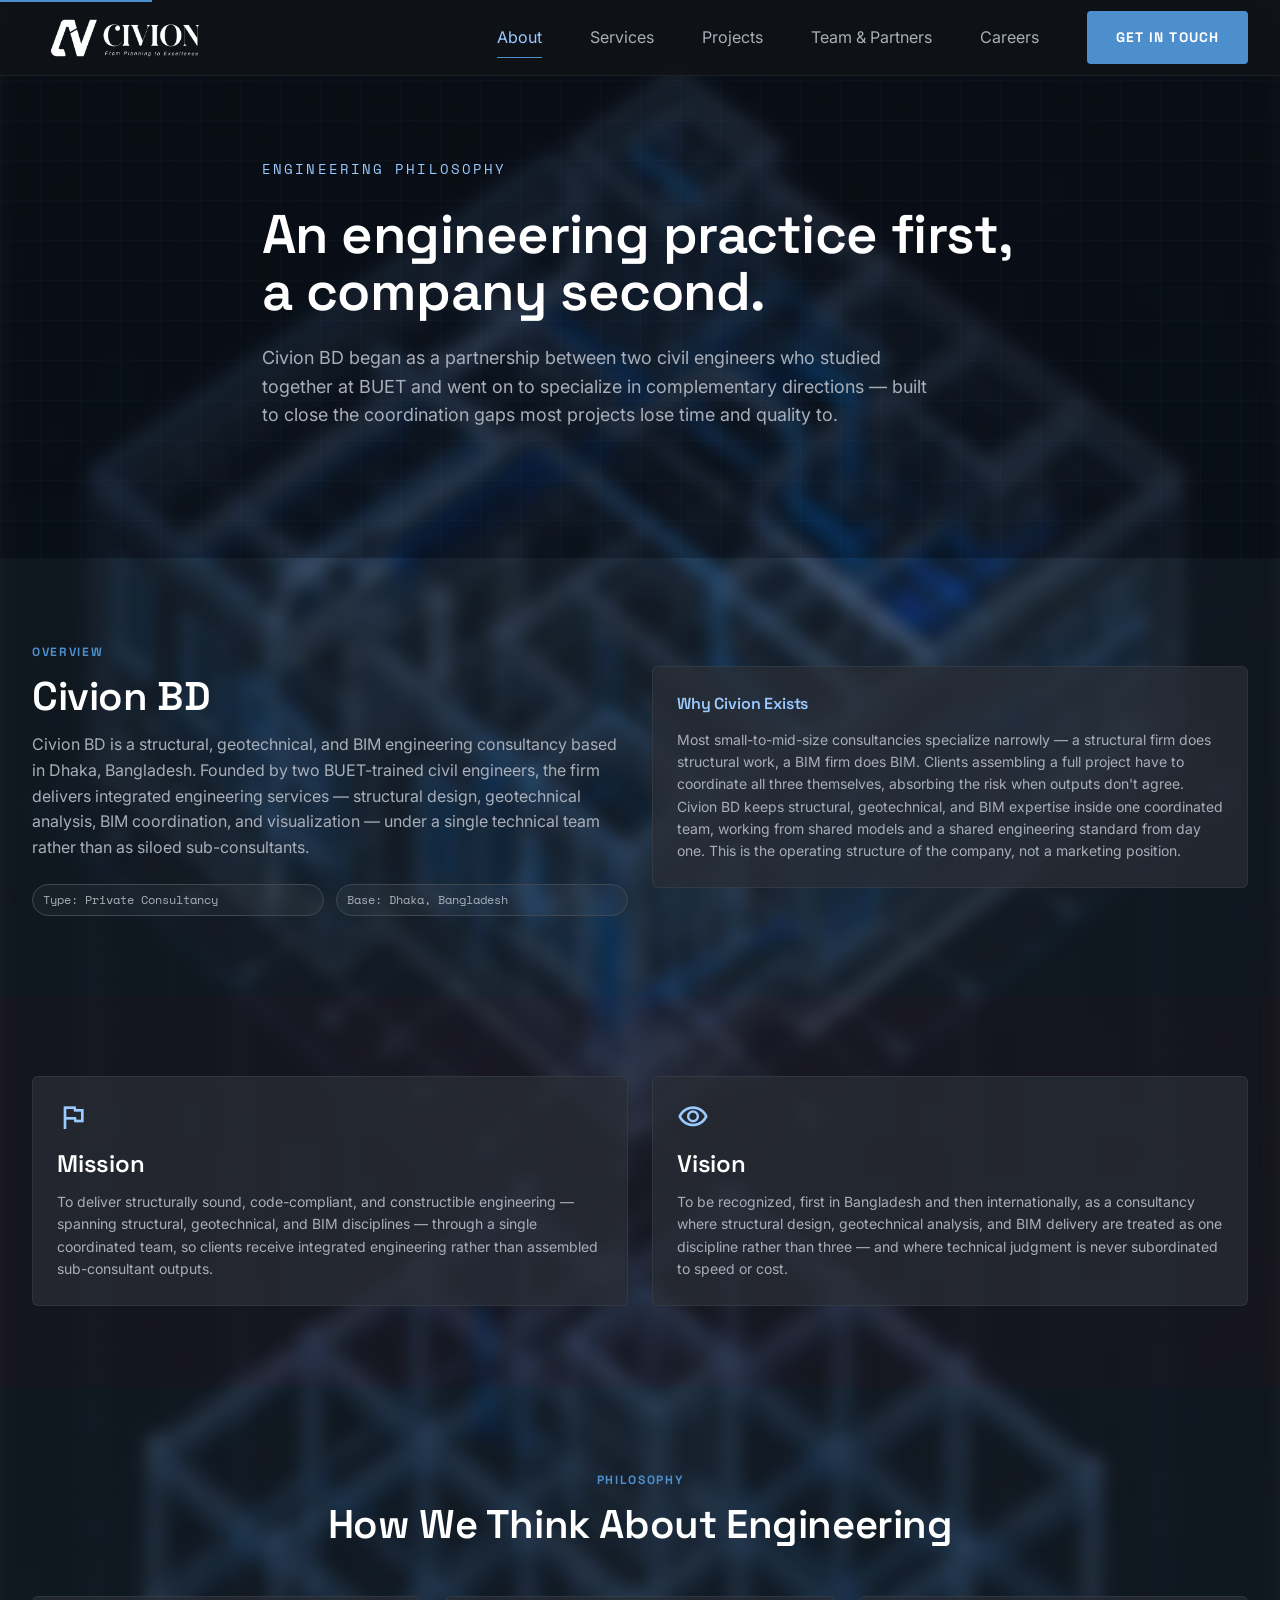
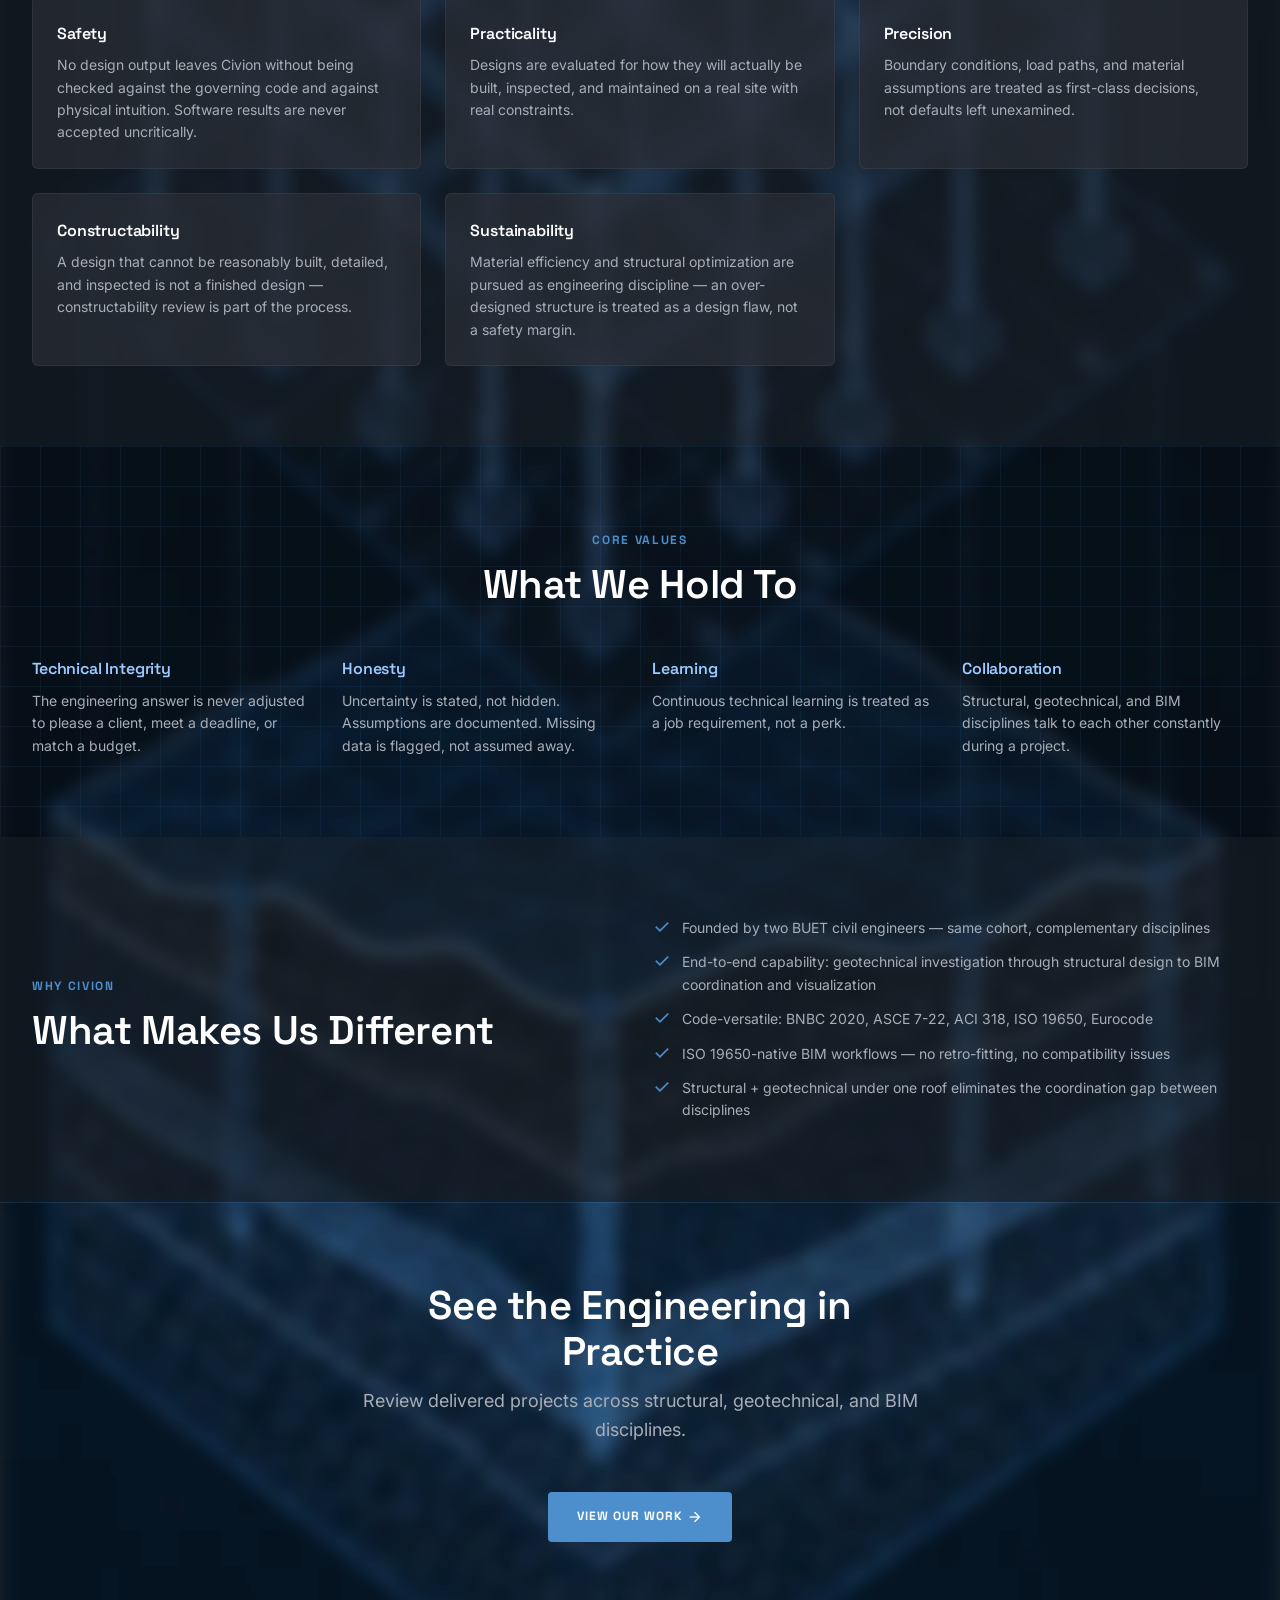
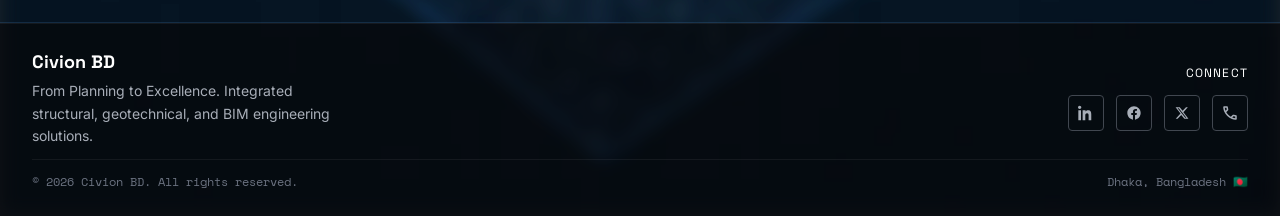
<file: about/index.html>
<!DOCTYPE html>
<html lang="en">
<head>
<meta charset="UTF-8" />
<meta name="viewport" content="width=device-width, initial-scale=1.0" />
<title>About — Civion BD</title>
<meta name="description" content="Civion BD began as a partnership between two BUET civil engineers built to close the coordination gap between structural, geotechnical, and BIM disciplines." />
<link rel="icon" href="../favicon.ico" sizes="any" />
<link rel="icon" type="image/png" href="../media/logos/favicon-32.png" sizes="32x32" />
<link rel="icon" type="image/png" href="../media/logos/favicon-16.png" sizes="16x16" />
<link rel="apple-touch-icon" href="../media/logos/apple-touch-icon.png" />
<meta property="og:title" content="About — Civion BD" />
<meta property="og:description" content="An engineering practice first, a company second." />
<meta property="og:type" content="website" />
<meta property="og:url" content="https://civion-bd.github.io/about/" />
<link rel="canonical" href="https://civion-bd.github.io/about/" />
<meta name="twitter:card" content="summary_large_image" />
<meta name="twitter:title" content="About — Civion BD" />
<meta name="twitter:description" content="An engineering practice first, a company second." />
<meta name="twitter:image" content="https://civion-bd.github.io/media/logos/civion-bd-logo-social.png" />
<meta property="og:image" content="../media/logos/civion-bd-logo-social.png" />
<!-- Google Analytics (GA4) — Measurement ID G-GGPD788ZMY -->
<script async src="https://www.googletagmanager.com/gtag/js?id=G-GGPD788ZMY"></script>
<script>
  window.dataLayer = window.dataLayer || [];
  function gtag(){dataLayer.push(arguments);}
  gtag('js', new Date());
  gtag('config', 'G-GGPD788ZMY', { anonymize_ip: true });
</script>
<link rel="preconnect" href="https://fonts.googleapis.com" />
<link rel="preconnect" href="https://fonts.gstatic.com" crossorigin />
<link href="https://fonts.googleapis.com/css2?family=Inter:wght@400;500;600;700&family=Space+Grotesk:wght@500;600;700&family=Space+Mono:wght@400;700&display=swap" rel="stylesheet" />
<link href="https://fonts.googleapis.com/css2?family=Material+Symbols+Outlined:opsz,wght,FILL,GRAD@20..48,100..700,0..1,-50..200&display=swap" rel="stylesheet" />
<link rel="stylesheet" href="../assets/css/main.css" />
<link rel="stylesheet" href="../assets/css/animations.css" />
<style>.material-symbols-outlined{font-variation-settings:'FILL' 0,'wght' 400,'GRAD' 0,'opsz' 24;font-size:24px;line-height:1;}

  /* Page background — about-process artwork, anchored to the document (not the viewport) so it
     scrolls with the page, stretched to exactly the page's height so the top of the image lines
     up with the top of the page and the bottom lines up with the bottom (no repeat/tiling). */
  body[data-page="about"] { position: relative; }
  body[data-page="about"]::before {
    content: "";
    position: absolute;
    inset: 0;
    z-index: -2;
    background-image: url('../media/about/about-process-v01.webp');
    background-size: 100% 100%;
    background-position: top center;
    background-repeat: no-repeat;
    filter: blur(9px) brightness(1.35) contrast(1.15) saturate(1.25);
  }

  /* Differential hue per section — each section tints the shared backdrop a different way
     rather than one uniform overlay, so the page reads with subtle color variation as you scroll. */
  body[data-page="about"] section.bg-gradient-steel { background: rgba(14,18,30,0.5); }
  body[data-page="about"] section.bg-charcoal { background: rgba(25,30,38,0.6); }
  body[data-page="about"] section.bg-gunmetal { background: rgba(34,27,36,0.6); }
  body[data-page="about"] section.bg-blueprint {
    background-color: rgba(13,19,27,0.46);
    background-image:
      linear-gradient(rgba(77, 142, 204, 0.08) 1px, transparent 1px),
      linear-gradient(90deg, rgba(77, 142, 204, 0.08) 1px, transparent 1px);
    background-size: 40px 40px;
  }
  body[data-page="about"] .card { background: rgba(42,47,54,0.72); }
  body[data-page="about"] .footer { background: rgba(9,11,14,0.62); }
  </style>
<script type="application/ld+json">
{
  "@context": "https://schema.org",
  "@type": "ProfessionalService",
  "@id": "https://civion-bd.github.io/#organization",
  "name": "Civion BD",
  "alternateName": "Civion BD Engineering Consultancy",
  "url": "https://civion-bd.github.io/",
  "logo": "https://civion-bd.github.io/media/logos/civion-bd-logo-square.png",
  "image": "https://civion-bd.github.io/media/logos/civion-bd-logo-social.png",
  "description": "A Dhaka-based structural, geotechnical, and BIM engineering consultancy delivering analysis, design, and coordination under BNBC, ASCE, ACI, and ISO 19650.",
  "email": "civionbd@gmail.com",
  "telephone": "+8801931955112",
  "address": {
    "@type": "PostalAddress",
    "streetAddress": "House # 771-A, Road # 11, Avenue # 6, Mirpur DOHS",
    "addressLocality": "Dhaka",
    "postalCode": "1216",
    "addressCountry": "BD"
  },
  "areaServed": "BD",
  "priceRange": "$$",
  "sameAs": [
    "https://www.linkedin.com/company/civion-bd/",
    "https://www.facebook.com/civion.bd.official",
    "https://x.com/civionbd"
  ]
}
</script>
<script type="application/ld+json">
{
  "@context": "https://schema.org",
  "@type": "BreadcrumbList",
  "itemListElement": [
    {
      "@type": "ListItem",
      "position": 1,
      "name": "Home",
      "item": "https://civion-bd.github.io/"
    },
    {
      "@type": "ListItem",
      "position": 2,
      "name": "About",
      "item": "https://civion-bd.github.io/about/"
    }
  ]
}
</script>
</head>
<body data-page="about" data-depth="1">
<a href="#main" class="skip-link">Skip to content</a>
<nav class="nav" id="topNav">
  <div class="nav__inner">
    <a href="../" class="nav__logo">
      <img src="../media/logos/civion-bd-logo-light.png" alt="Civion BD" class="nav__logo-img" />
    </a>

    <button class="nav__toggle" aria-label="Toggle navigation menu" aria-expanded="false">
      <span></span><span></span><span></span>
    </button>

    <div class="nav__links">
      <a href="../about/" class="nav__link" data-page="about">About</a>
      <a href="../services/" class="nav__link" data-page="services">Services</a>
      <a href="../projects/" class="nav__link" data-page="projects">Projects</a>
      <a href="../team-and-partnerships/" class="nav__link" data-page="team">Team &amp; Partners</a>
      <a href="../careers/" class="nav__link" data-page="careers">Careers</a>
      <a href="../contact/" class="btn btn--primary">Get In Touch</a>
    </div>
  </div>
</nav>

<main id="main">

  <!-- ================= PAGE HERO ================= -->
  <section class="section bg-gradient-steel" style="padding-top:calc(var(--nav-height) + var(--space-xl));position:relative;overflow:hidden;">
    <div class="bg-blueprint" style="position:absolute;inset:0;opacity:0.4;" aria-hidden="true"></div>
    <div class="container" style="position:relative;max-width:820px;">
      <span class="hero__eyebrow">Engineering Philosophy</span>
      <h1 class="hero__title" style="font-size:clamp(2.2rem,4.5vw,3.4rem);margin-top:var(--space-md);">An engineering practice first, a company second.</h1>
      <p class="hero__subtitle">Civion BD began as a partnership between two civil engineers who studied together at BUET and went on to specialize in complementary directions — built to close the coordination gaps most projects lose time and quality to.</p>
    </div>
  </section>

  <!-- ================= OVERVIEW ================= -->
  <section class="section bg-charcoal">
    <div class="container">
      <div class="grid grid-2" style="align-items:center;">
        <div data-reveal>
          <span class="eyebrow">Overview</span>
          <h2 class="section-title">Civion BD</h2>
          <p style="color:var(--color-soft-gray);margin-bottom:var(--space-md);">Civion BD is a structural, geotechnical, and BIM engineering consultancy based in Dhaka, Bangladesh. Founded by two BUET-trained civil engineers, the firm delivers integrated engineering services — structural design, geotechnical analysis, BIM coordination, and visualization — under a single technical team rather than as siloed sub-consultants.</p>
          <div class="grid grid-2" style="gap:var(--space-sm);">
            <div class="chip">Type: Private Consultancy</div>
            <div class="chip">Base: Dhaka, Bangladesh</div>
          </div>
        </div>
        <div data-reveal data-reveal-delay="1">
          <div class="card" data-reveal data-reveal-delay="2">
            <h3 style="font-size:var(--fs-md);color:var(--color-accent-bright);margin-bottom:var(--space-sm);">Why Civion Exists</h3>
            <p style="font-size:var(--fs-sm);">Most small-to-mid-size consultancies specialize narrowly — a structural firm does structural work, a BIM firm does BIM. Clients assembling a full project have to coordinate all three themselves, absorbing the risk when outputs don't agree. Civion BD keeps structural, geotechnical, and BIM expertise inside one coordinated team, working from shared models and a shared engineering standard from day one. This is the operating structure of the company, not a marketing position.</p>
          </div>
        </div>
      </div>
    </div>
  </section>

  <!-- ================= MISSION / VISION ================= -->
  <section class="section bg-gunmetal">
    <div class="container">
      <div class="grid grid-2">
        <div class="card" data-reveal>
          <span class="material-symbols-outlined" style="color:var(--color-accent-bright);font-size:32px;margin-bottom:var(--space-sm);">flag</span>
          <h3 style="font-size:var(--fs-xl);margin-bottom:8px;">Mission</h3>
          <p style="font-size:var(--fs-sm);">To deliver structurally sound, code-compliant, and constructible engineering — spanning structural, geotechnical, and BIM disciplines — through a single coordinated team, so clients receive integrated engineering rather than assembled sub-consultant outputs.</p>
        </div>
        <div class="card" data-reveal data-reveal-delay="1">
          <span class="material-symbols-outlined" style="color:var(--color-accent-bright);font-size:32px;margin-bottom:var(--space-sm);">visibility</span>
          <h3 style="font-size:var(--fs-xl);margin-bottom:8px;">Vision</h3>
          <p style="font-size:var(--fs-sm);">To be recognized, first in Bangladesh and then internationally, as a consultancy where structural design, geotechnical analysis, and BIM delivery are treated as one discipline rather than three — and where technical judgment is never subordinated to speed or cost.</p>
        </div>
      </div>
    </div>
  </section>

  <!-- ================= ENGINEERING PHILOSOPHY ================= -->
  <section class="section bg-charcoal">
    <div class="container">
      <div class="section-head center" data-reveal>
        <span class="eyebrow">Philosophy</span>
        <h2 class="section-title">How We Think About Engineering</h2>
      </div>
      <div class="grid grid-3">
        <div class="card card--flat" data-reveal data-reveal-delay="1">
          <h3 style="font-size:var(--fs-md);color:var(--color-white);margin-bottom:8px;">Safety</h3>
          <p style="font-size:var(--fs-sm);">No design output leaves Civion without being checked against the governing code and against physical intuition. Software results are never accepted uncritically.</p>
        </div>
        <div class="card card--flat" data-reveal data-reveal-delay="2">
          <h3 style="font-size:var(--fs-md);color:var(--color-white);margin-bottom:8px;">Practicality</h3>
          <p style="font-size:var(--fs-sm);">Designs are evaluated for how they will actually be built, inspected, and maintained on a real site with real constraints.</p>
        </div>
        <div class="card card--flat" data-reveal data-reveal-delay="3">
          <h3 style="font-size:var(--fs-md);color:var(--color-white);margin-bottom:8px;">Precision</h3>
          <p style="font-size:var(--fs-sm);">Boundary conditions, load paths, and material assumptions are treated as first-class decisions, not defaults left unexamined.</p>
        </div>
        <div class="card card--flat" data-reveal data-reveal-delay="1">
          <h3 style="font-size:var(--fs-md);color:var(--color-white);margin-bottom:8px;">Constructability</h3>
          <p style="font-size:var(--fs-sm);">A design that cannot be reasonably built, detailed, and inspected is not a finished design — constructability review is part of the process.</p>
        </div>
        <div class="card card--flat" data-reveal data-reveal-delay="2">
          <h3 style="font-size:var(--fs-md);color:var(--color-white);margin-bottom:8px;">Sustainability</h3>
          <p style="font-size:var(--fs-sm);">Material efficiency and structural optimization are pursued as engineering discipline — an over-designed structure is treated as a design flaw, not a safety margin.</p>
        </div>
      </div>
    </div>
  </section>

  <!-- ================= CORE VALUES ================= -->
  <section class="section bg-blueprint">
    <div class="container">
      <div class="section-head center" data-reveal>
        <span class="eyebrow">Core Values</span>
        <h2 class="section-title">What We Hold To</h2>
      </div>
      <div class="grid grid-4">
        <div data-reveal data-reveal-delay="1"><h3 style="font-size:var(--fs-md);color:var(--color-accent-bright);margin-bottom:8px;">Technical Integrity</h3><p style="font-size:var(--fs-sm);">The engineering answer is never adjusted to please a client, meet a deadline, or match a budget.</p></div>
        <div data-reveal data-reveal-delay="2"><h3 style="font-size:var(--fs-md);color:var(--color-accent-bright);margin-bottom:8px;">Honesty</h3><p style="font-size:var(--fs-sm);">Uncertainty is stated, not hidden. Assumptions are documented. Missing data is flagged, not assumed away.</p></div>
        <div data-reveal data-reveal-delay="3"><h3 style="font-size:var(--fs-md);color:var(--color-accent-bright);margin-bottom:8px;">Learning</h3><p style="font-size:var(--fs-sm);">Continuous technical learning is treated as a job requirement, not a perk.</p></div>
        <div data-reveal data-reveal-delay="4"><h3 style="font-size:var(--fs-md);color:var(--color-accent-bright);margin-bottom:8px;">Collaboration</h3><p style="font-size:var(--fs-sm);">Structural, geotechnical, and BIM disciplines talk to each other constantly during a project.</p></div>
      </div>
    </div>
  </section>

  <!-- ================= WHY CIVION ================= -->
  <section class="section bg-charcoal">
    <div class="container">
      <div class="grid grid-2" style="align-items:center;">
        <div data-reveal>
          <span class="eyebrow">Why Civion</span>
          <h2 class="section-title">What Makes Us Different</h2>
        </div>
        <ul style="display:flex;flex-direction:column;gap:var(--space-sm);" data-reveal data-reveal-delay="1">
          <li style="display:flex;gap:10px;"><span class="material-symbols-outlined" style="color:var(--color-accent);font-size:20px;">check</span><span style="color:var(--color-soft-gray);font-size:var(--fs-sm);">Founded by two BUET civil engineers — same cohort, complementary disciplines</span></li>
          <li style="display:flex;gap:10px;"><span class="material-symbols-outlined" style="color:var(--color-accent);font-size:20px;">check</span><span style="color:var(--color-soft-gray);font-size:var(--fs-sm);">End-to-end capability: geotechnical investigation through structural design to BIM coordination and visualization</span></li>
          <li style="display:flex;gap:10px;"><span class="material-symbols-outlined" style="color:var(--color-accent);font-size:20px;">check</span><span style="color:var(--color-soft-gray);font-size:var(--fs-sm);">Code-versatile: BNBC 2020, ASCE 7-22, ACI 318, ISO 19650, Eurocode</span></li>
          <li style="display:flex;gap:10px;"><span class="material-symbols-outlined" style="color:var(--color-accent);font-size:20px;">check</span><span style="color:var(--color-soft-gray);font-size:var(--fs-sm);">ISO 19650-native BIM workflows — no retro-fitting, no compatibility issues</span></li>
          <li style="display:flex;gap:10px;"><span class="material-symbols-outlined" style="color:var(--color-accent);font-size:20px;">check</span><span style="color:var(--color-soft-gray);font-size:var(--fs-sm);">Structural + geotechnical under one roof eliminates the coordination gap between disciplines</span></li>
        </ul>
      </div>
    </div>
  </section>

  <!-- ================= CONTACT CTA ================= -->
  <section class="section text-center" style="background:rgba(77,142,204,0.06);border-top:1px solid rgba(77,142,204,0.2);border-bottom:1px solid rgba(77,142,204,0.2);">
    <div class="container" style="max-width:640px;">
      <h2 class="section-title" data-reveal>See the Engineering in Practice</h2>
      <p class="section-subtitle" style="margin:0 auto var(--space-lg);" data-reveal data-reveal-delay="1">Review delivered projects across structural, geotechnical, and BIM disciplines.</p>
      <a href="../projects/" class="btn btn--primary" data-reveal data-reveal-delay="2">View Our Work <span class="material-symbols-outlined icon">arrow_forward</span></a>
    </div>
  </section>

</main>

<footer class="footer">
  <div class="container">
    <div class="footer__top">
      <div class="footer__brand">
        <span class="footer__brand-name">Civion BD</span>
        <p class="footer__tagline">From Planning to Excellence. Integrated structural, geotechnical, and BIM engineering solutions.</p>
      </div>

      <div class="footer__col footer__col--connect">
        <span class="footer__col-title">Connect</span>
        <div class="footer__social">
          <a href="https://www.linkedin.com/company/civion-bd/" target="_blank" rel="noopener" aria-label="Civion BD on LinkedIn" title="LinkedIn">
            <svg width="16" height="16" viewBox="0 0 24 24" fill="currentColor" aria-hidden="true"><path d="M4.98 3.5C4.98 4.88 3.87 6 2.5 6S0 4.88 0 3.5 1.12 1 2.5 1s2.48 1.12 2.48 2.5zM.5 8h4V23h-4V8zm7 0h3.8v2.05h.05c.53-1 1.83-2.05 3.77-2.05 4.03 0 4.78 2.65 4.78 6.1V23h-4v-6.9c0-1.65-.03-3.77-2.3-3.77-2.3 0-2.65 1.8-2.65 3.65V23h-4V8z"/></svg>
          </a>
          <a href="https://www.facebook.com/civion.bd.official" target="_blank" rel="noopener" aria-label="Civion BD on Facebook" title="Facebook">
            <svg width="16" height="16" viewBox="0 0 24 24" fill="currentColor" aria-hidden="true"><path d="M22 12.06C22 6.51 17.52 2 12 2S2 6.51 2 12.06c0 5.02 3.66 9.18 8.44 9.94v-7.03H7.9v-2.91h2.54V9.85c0-2.51 1.49-3.9 3.77-3.9 1.09 0 2.23.2 2.23.2v2.46h-1.26c-1.24 0-1.63.77-1.63 1.56v1.89h2.78l-.44 2.91h-2.34V22c4.78-.76 8.44-4.92 8.44-9.94z"/></svg>
          </a>
          <a href="https://x.com/civionbd" target="_blank" rel="noopener" aria-label="Civion BD on X" title="X">
            <svg width="14" height="14" viewBox="0 0 24 24" fill="currentColor" aria-hidden="true"><path d="M18.9 2H22l-7.6 8.7L23 22h-6.9l-5.4-6.6L4.4 22H1.3l8.1-9.3L1 2h7.1l4.9 6.1L18.9 2zM17.6 20h1.9L6.5 4H4.5l13.1 16z"/></svg>
          </a>
          <a href="tel:+8801931955112" aria-label="Call Civion BD" title="Call Civion BD">
            <span class="material-symbols-outlined" aria-hidden="true" style="font-size:18px;">call</span>
          </a>
        </div>
      </div>
    </div>

    <div class="footer__bottom">
      <span class="footer__meta">&copy; <span data-year></span> Civion BD. All rights reserved.</span>
      <span class="footer__meta">Dhaka, Bangladesh 🇧🇩</span>
    </div>
  </div>
</footer>

<script src="../assets/js/main.js" defer></script>
<script src="../assets/js/animations.js" defer></script>
</body>
</html>
</file>
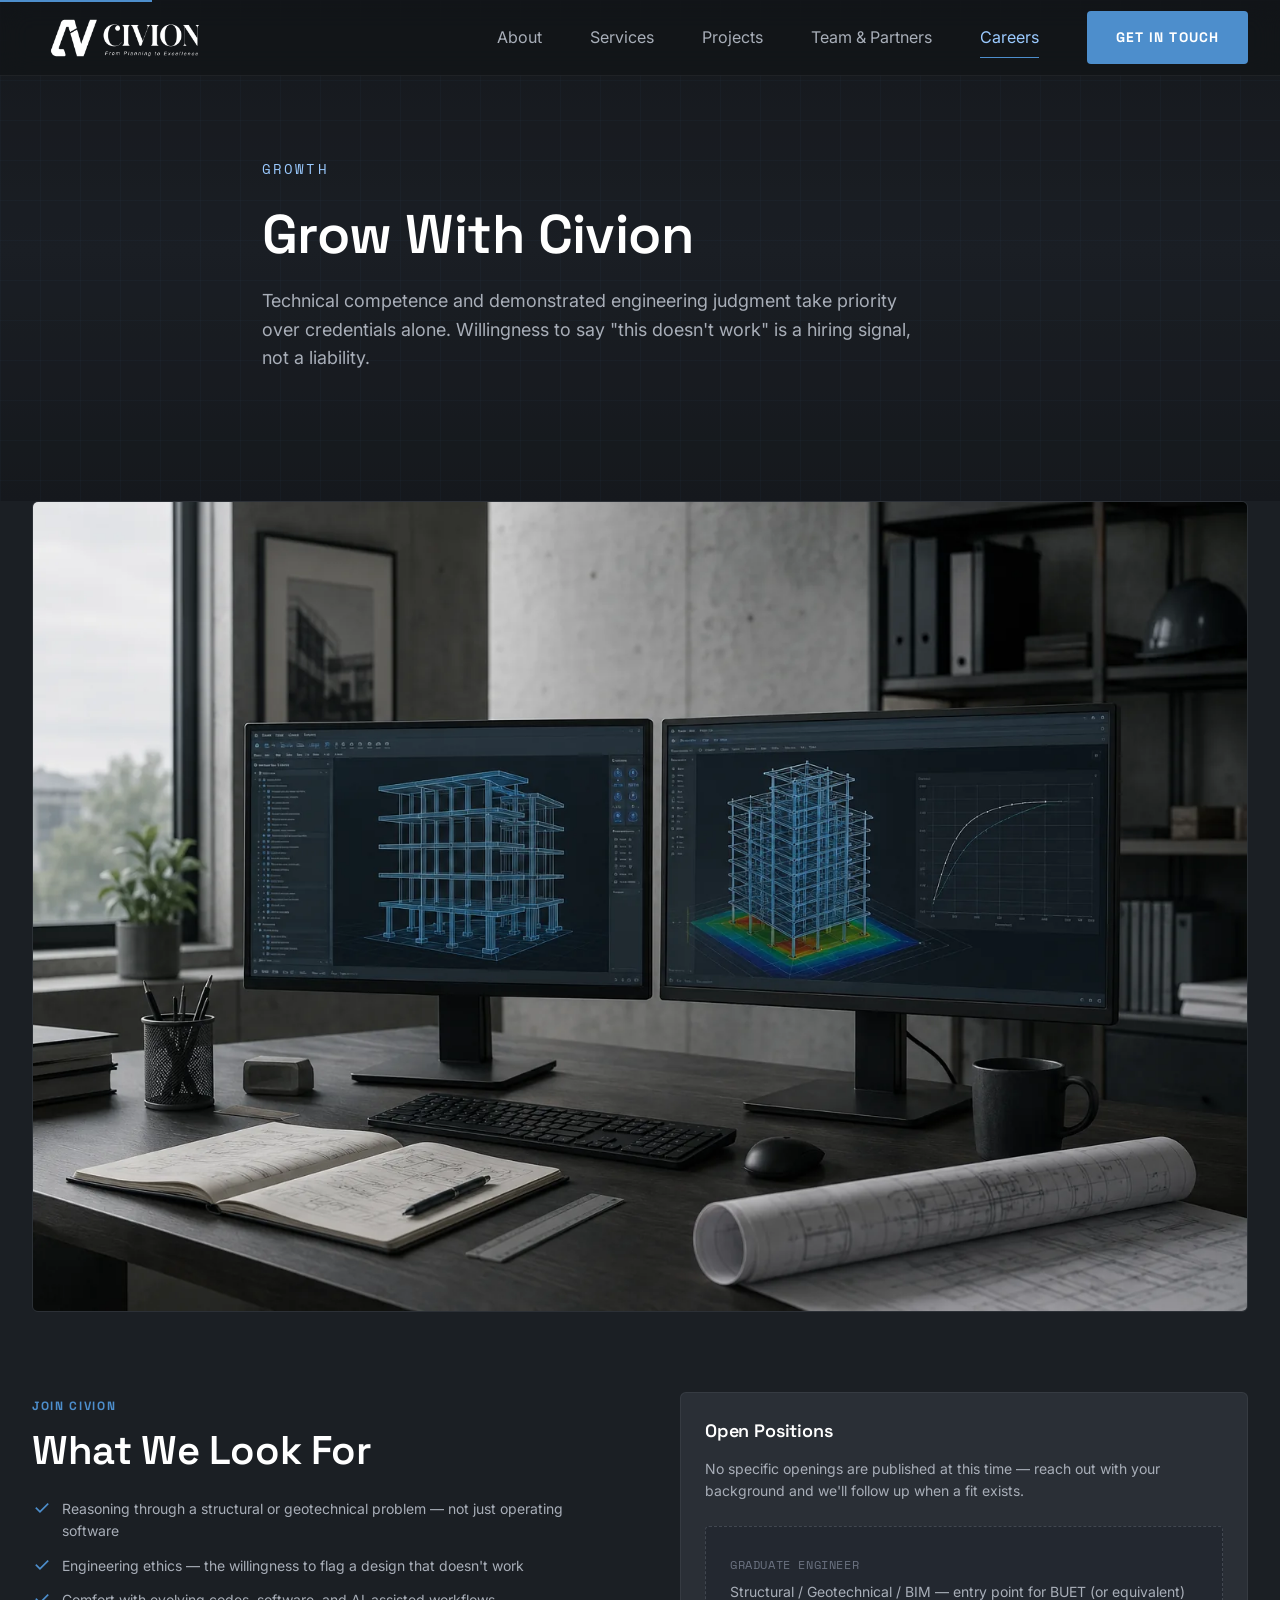
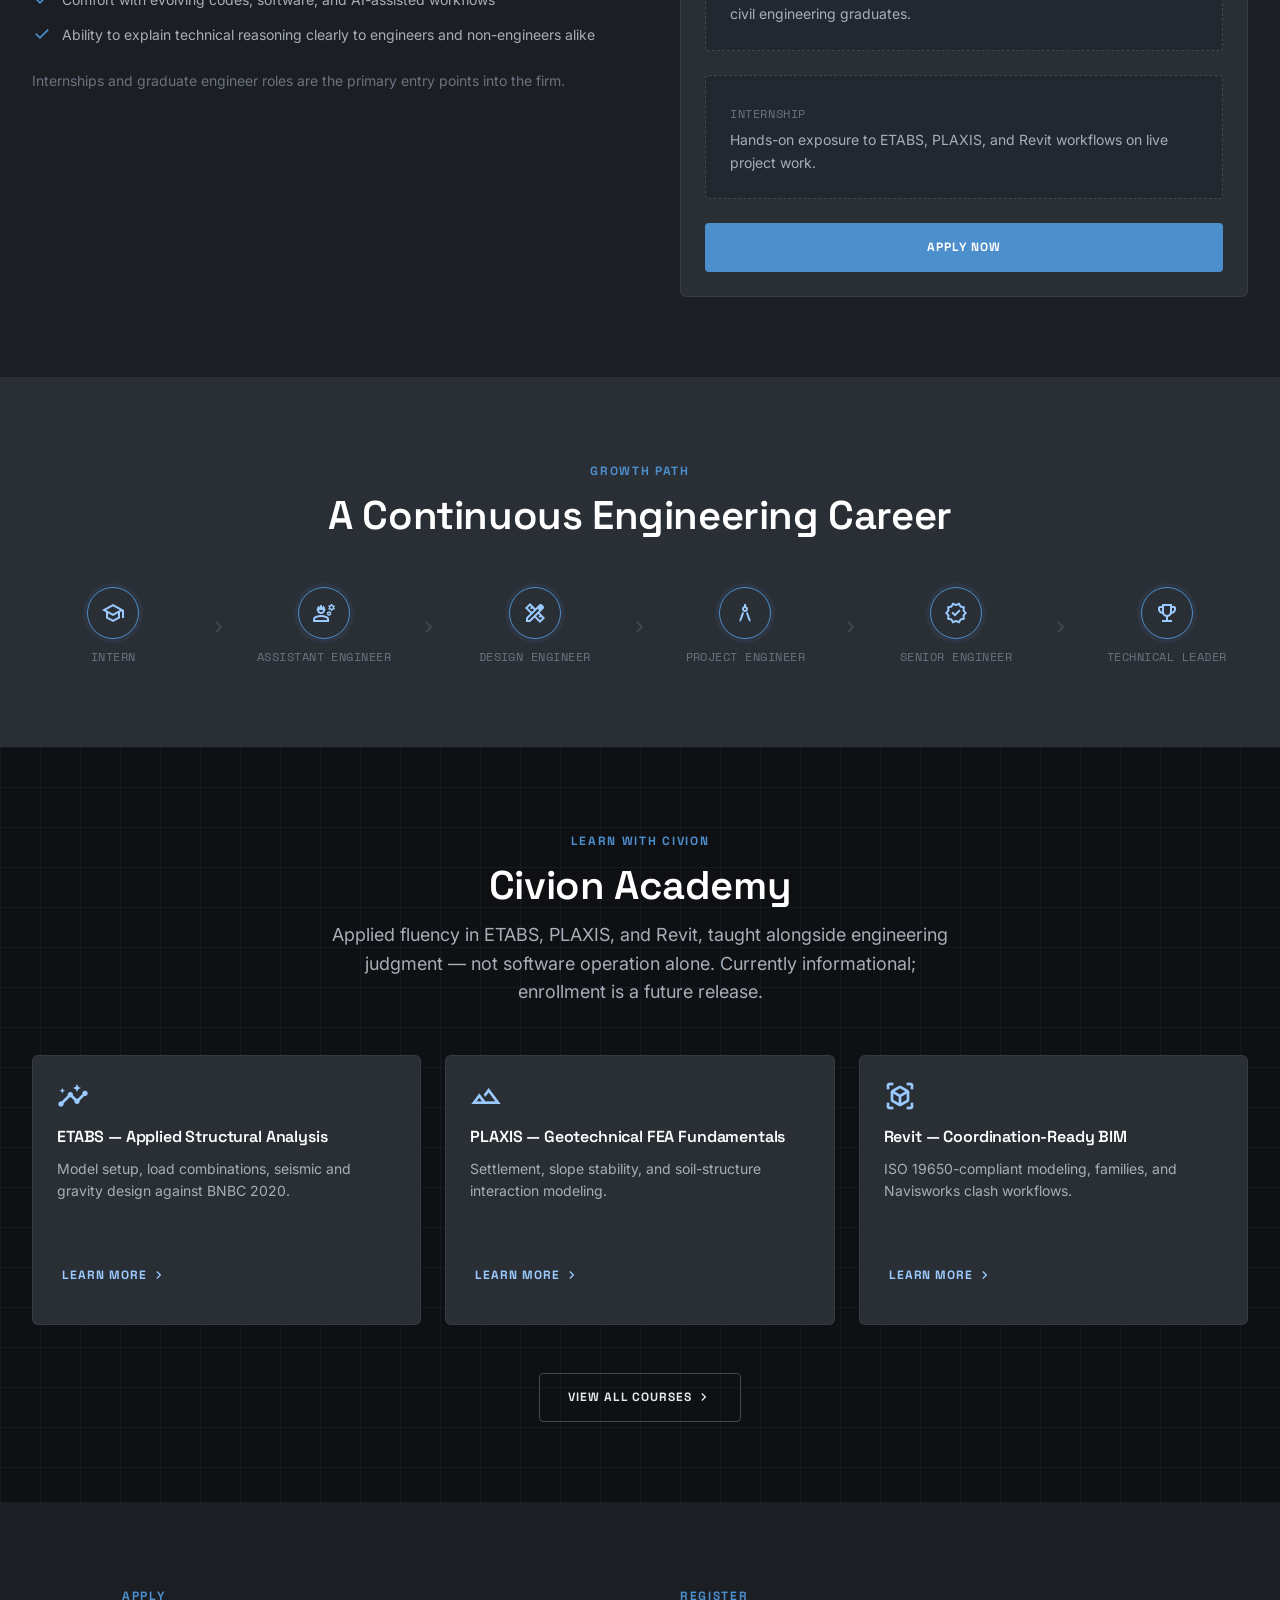
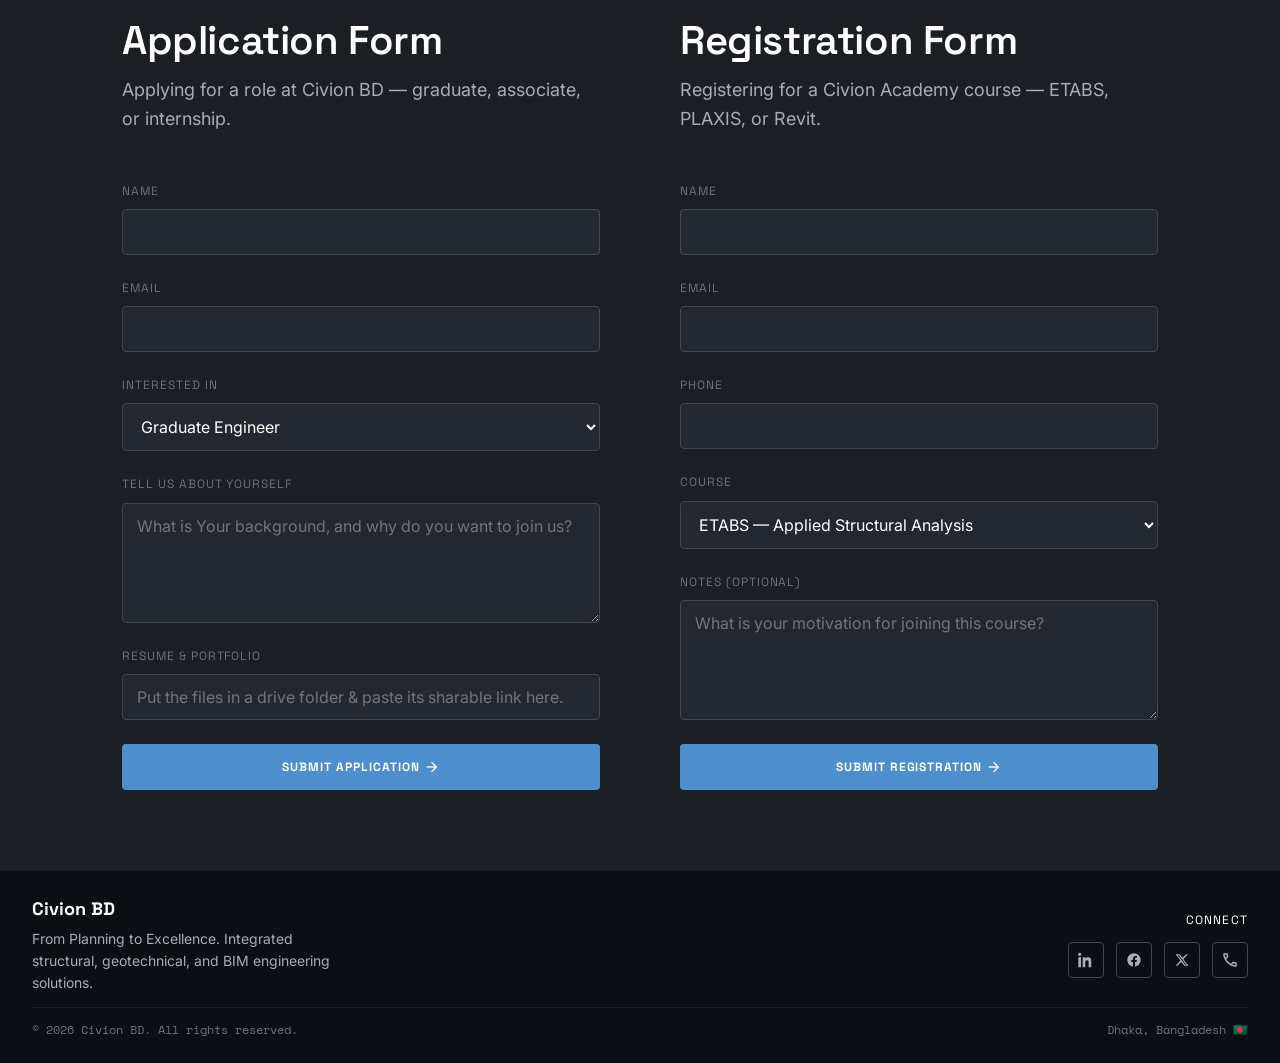
<file: careers/index.html>
<!DOCTYPE html>
<html lang="en">
<head>
<meta charset="UTF-8" />
<meta name="viewport" content="width=device-width, initial-scale=1.0" />
<title>Careers — Civion BD</title>
<meta name="description" content="Join Civion BD and grow with Civion Academy — internships, graduate engineer roles, and applied engineering training in ETABS, PLAXIS, and Revit." />
<link rel="icon" href="../favicon.ico" sizes="any" />
<link rel="icon" type="image/png" href="../media/logos/favicon-32.png" sizes="32x32" />
<link rel="icon" type="image/png" href="../media/logos/favicon-16.png" sizes="16x16" />
<link rel="apple-touch-icon" href="../media/logos/apple-touch-icon.png" />
<meta property="og:title" content="Careers — Civion BD" />
<meta property="og:type" content="website" />
<meta property="og:url" content="https://civion-bd.github.io/careers/" />
<link rel="canonical" href="https://civion-bd.github.io/careers/" />
<meta name="twitter:card" content="summary_large_image" />
<meta name="twitter:title" content="Careers — Civion BD" />
<meta name="twitter:description" content="Join Civion BD and grow with Civion Academy — internships, graduate engineer roles, and applied engineering training in ETABS, PLAXIS, and Revit." />
<meta name="twitter:image" content="https://civion-bd.github.io/media/logos/civion-bd-logo-social.png" />
<meta property="og:image" content="../media/logos/civion-bd-logo-social.png" />
<!-- Google Analytics (GA4) — Measurement ID G-GGPD788ZMY -->
<script async src="https://www.googletagmanager.com/gtag/js?id=G-GGPD788ZMY"></script>
<script>
  window.dataLayer = window.dataLayer || [];
  function gtag(){dataLayer.push(arguments);}
  gtag('js', new Date());
  gtag('config', 'G-GGPD788ZMY', { anonymize_ip: true });
</script>
<link rel="preconnect" href="https://fonts.googleapis.com" />
<link rel="preconnect" href="https://fonts.gstatic.com" crossorigin />
<link href="https://fonts.googleapis.com/css2?family=Inter:wght@400;500;600;700&family=Space+Grotesk:wght@500;600;700&family=Space+Mono:wght@400;700&display=swap" rel="stylesheet" />
<link href="https://fonts.googleapis.com/css2?family=Material+Symbols+Outlined:opsz,wght,FILL,GRAD@20..48,100..700,0..1,-50..200&display=swap" rel="stylesheet" />
<link rel="stylesheet" href="../assets/css/main.css" />
<link rel="stylesheet" href="../assets/css/animations.css" />
<style>
  .material-symbols-outlined{font-variation-settings:'FILL' 0,'wght' 400,'GRAD' 0,'opsz' 24;font-size:24px;line-height:1;}
  .career-step { display:flex; align-items:center; gap: var(--space-sm); padding: var(--space-sm) 0; position: relative; z-index:1; }
  .career-step__dot { width: 14px; height:14px; border-radius:50%; background: var(--color-dark-slate); border: 2px solid var(--color-accent); flex-shrink:0; }
</style>
<script type="application/ld+json">
{
  "@context": "https://schema.org",
  "@type": "ProfessionalService",
  "@id": "https://civion-bd.github.io/#organization",
  "name": "Civion BD",
  "alternateName": "Civion BD Engineering Consultancy",
  "url": "https://civion-bd.github.io/",
  "logo": "https://civion-bd.github.io/media/logos/civion-bd-logo-square.png",
  "image": "https://civion-bd.github.io/media/logos/civion-bd-logo-social.png",
  "description": "A Dhaka-based structural, geotechnical, and BIM engineering consultancy delivering analysis, design, and coordination under BNBC, ASCE, ACI, and ISO 19650.",
  "email": "civionbd@gmail.com",
  "telephone": "+8801931955112",
  "address": {
    "@type": "PostalAddress",
    "streetAddress": "House # 771-A, Road # 11, Avenue # 6, Mirpur DOHS",
    "addressLocality": "Dhaka",
    "postalCode": "1216",
    "addressCountry": "BD"
  },
  "areaServed": "BD",
  "priceRange": "$$",
  "sameAs": [
    "https://www.linkedin.com/company/civion-bd/",
    "https://www.facebook.com/civion.bd.official",
    "https://x.com/civionbd"
  ]
}
</script>
<script type="application/ld+json">
{
  "@context": "https://schema.org",
  "@type": "BreadcrumbList",
  "itemListElement": [
    {
      "@type": "ListItem",
      "position": 1,
      "name": "Home",
      "item": "https://civion-bd.github.io/"
    },
    {
      "@type": "ListItem",
      "position": 2,
      "name": "Careers",
      "item": "https://civion-bd.github.io/careers/"
    }
  ]
}
</script>
</head>
<body data-page="careers" data-depth="1">
<a href="#main" class="skip-link">Skip to content</a>
<nav class="nav" id="topNav">
  <div class="nav__inner">
    <a href="../" class="nav__logo">
      <img src="../media/logos/civion-bd-logo-light.png" alt="Civion BD" class="nav__logo-img" />
    </a>

    <button class="nav__toggle" aria-label="Toggle navigation menu" aria-expanded="false">
      <span></span><span></span><span></span>
    </button>

    <div class="nav__links">
      <a href="../about/" class="nav__link" data-page="about">About</a>
      <a href="../services/" class="nav__link" data-page="services">Services</a>
      <a href="../projects/" class="nav__link" data-page="projects">Projects</a>
      <a href="../team-and-partnerships/" class="nav__link" data-page="team">Team &amp; Partners</a>
      <a href="../careers/" class="nav__link" data-page="careers">Careers</a>
      <a href="../contact/" class="btn btn--primary">Get In Touch</a>
    </div>
  </div>
</nav>

<main id="main">

  <section class="section bg-gradient-steel" style="padding-top:calc(var(--nav-height) + var(--space-xl));position:relative;overflow:hidden;">
    <div class="bg-blueprint" style="position:absolute;inset:0;opacity:0.4;" aria-hidden="true"></div>
    <div class="container" style="position:relative;max-width:820px;">
      <span class="hero__eyebrow">Growth</span>
      <h1 class="hero__title" style="font-size:clamp(2.2rem,4.5vw,3.4rem);margin-top:var(--space-md);">Grow With Civion</h1>
      <p class="hero__subtitle">Technical competence and demonstrated engineering judgment take priority over credentials alone. Willingness to say "this doesn't work" is a hiring signal, not a liability.</p>
    </div>
  </section>

  <!-- ================= CULTURE IMAGE ================= -->
  <section class="bg-charcoal" style="padding-top:0;">
    <div class="container">
      <div class="media-figure" style="aspect-ratio:1.5/1;" data-reveal>
        <img src="../media/careers/careers-culture-v02.webp" alt="Civion BD engineering office culture" class="img-cover" loading="lazy" />
      </div>
    </div>
  </section>

  <!-- ================= RECRUITMENT ================= -->
  <section class="section bg-charcoal">
    <div class="container">
      <div class="grid grid-2" style="align-items:start;gap:var(--space-xl);">
        <div data-reveal>
          <span class="eyebrow">Join Civion</span>
          <h2 class="section-title">What We Look For</h2>
          <ul style="display:flex;flex-direction:column;gap:var(--space-sm);margin-top:var(--space-md);">
            <li style="display:flex;gap:10px;"><span class="material-symbols-outlined" style="color:var(--color-accent);font-size:20px;">check</span><span style="color:var(--color-soft-gray);font-size:var(--fs-sm);">Reasoning through a structural or geotechnical problem — not just operating software</span></li>
            <li style="display:flex;gap:10px;"><span class="material-symbols-outlined" style="color:var(--color-accent);font-size:20px;">check</span><span style="color:var(--color-soft-gray);font-size:var(--fs-sm);">Engineering ethics — the willingness to flag a design that doesn't work</span></li>
            <li style="display:flex;gap:10px;"><span class="material-symbols-outlined" style="color:var(--color-accent);font-size:20px;">check</span><span style="color:var(--color-soft-gray);font-size:var(--fs-sm);">Comfort with evolving codes, software, and AI-assisted workflows</span></li>
            <li style="display:flex;gap:10px;"><span class="material-symbols-outlined" style="color:var(--color-accent);font-size:20px;">check</span><span style="color:var(--color-soft-gray);font-size:var(--fs-sm);">Ability to explain technical reasoning clearly to engineers and non-engineers alike</span></li>
          </ul>
          <p style="margin-top:var(--space-md);font-size:var(--fs-sm);color:var(--color-steel-gray);">Internships and graduate engineer roles are the primary entry points into the firm.</p>
        </div>

        <div class="card" data-reveal data-reveal-delay="1">
          <h3 style="font-size:var(--fs-lg);margin-bottom:var(--space-sm);">Open Positions</h3>
          <p style="font-size:var(--fs-sm);margin-bottom:var(--space-md);">No specific openings are published at this time — reach out with your background and we'll follow up when a fit exists.</p>
          <div class="card--flat" style="background:var(--color-dark-slate);border:1px dashed var(--color-outline);border-radius:var(--radius-sm);padding:var(--space-md);margin-bottom:var(--space-md);">
            <span class="mono-tag">GRADUATE ENGINEER</span>
            <p style="font-size:var(--fs-sm);color:var(--color-soft-gray);margin-top:4px;">Structural / Geotechnical / BIM — entry point for BUET (or equivalent) civil engineering graduates.</p>
          </div>
          <div class="card--flat" style="background:var(--color-dark-slate);border:1px dashed var(--color-outline);border-radius:var(--radius-sm);padding:var(--space-md);margin-bottom:var(--space-md);">
            <span class="mono-tag">INTERNSHIP</span>
            <p style="font-size:var(--fs-sm);color:var(--color-soft-gray);margin-top:4px;">Hands-on exposure to ETABS, PLAXIS, and Revit workflows on live project work.</p>
          </div>
          <a href="#apply" class="btn btn--primary btn--block">Apply Now</a>
        </div>
      </div>
    </div>
  </section>

  <!-- ================= CAREER PATH ================= -->
  <section class="section bg-gunmetal">
    <div class="container">
      <div class="section-head center" data-reveal>
        <span class="eyebrow">Growth Path</span>
        <h2 class="section-title">A Continuous Engineering Career</h2>
      </div>
      <div class="storyboard" data-reveal>
        <div class="storyboard__step"><div class="storyboard__icon"><span class="material-symbols-outlined">school</span></div><span class="storyboard__label">Intern</span></div>
        <span class="storyboard__arrow material-symbols-outlined" aria-hidden="true">chevron_right</span>
        <div class="storyboard__step"><div class="storyboard__icon"><span class="material-symbols-outlined">engineering</span></div><span class="storyboard__label">Assistant Engineer</span></div>
        <span class="storyboard__arrow material-symbols-outlined" aria-hidden="true">chevron_right</span>
        <div class="storyboard__step"><div class="storyboard__icon"><span class="material-symbols-outlined">design_services</span></div><span class="storyboard__label">Design Engineer</span></div>
        <span class="storyboard__arrow material-symbols-outlined" aria-hidden="true">chevron_right</span>
        <div class="storyboard__step"><div class="storyboard__icon"><span class="material-symbols-outlined">architecture</span></div><span class="storyboard__label">Project Engineer</span></div>
        <span class="storyboard__arrow material-symbols-outlined" aria-hidden="true">chevron_right</span>
        <div class="storyboard__step"><div class="storyboard__icon"><span class="material-symbols-outlined">verified</span></div><span class="storyboard__label">Senior Engineer</span></div>
        <span class="storyboard__arrow material-symbols-outlined" aria-hidden="true">chevron_right</span>
        <div class="storyboard__step"><div class="storyboard__icon"><span class="material-symbols-outlined">emoji_events</span></div><span class="storyboard__label">Technical Leader</span></div>
      </div>
    </div>
  </section>

  <!-- ================= LEARNING / CIVION ACADEMY ================= -->
  <section class="section bg-blueprint">
    <div class="container">
      <div class="section-head center" data-reveal>
        <span class="eyebrow">Learn With Civion</span>
        <h2 class="section-title">Civion Academy</h2>
        <p class="section-subtitle">Applied fluency in ETABS, PLAXIS, and Revit, taught alongside engineering judgment — not software operation alone. Currently informational; enrollment is a future release.</p>
      </div>
      <div class="grid grid-3">
        <div class="card" data-href="courses/#etabs" data-reveal data-reveal-delay="1">
          <span class="material-symbols-outlined" style="color:var(--color-accent-bright);font-size:32px;margin-bottom:var(--space-sm);">insights</span>
          <h3 style="font-size:var(--fs-md);margin-bottom:8px;">ETABS — Applied Structural Analysis</h3>
          <p style="font-size:var(--fs-sm);">Model setup, load combinations, seismic and gravity design against BNBC 2020.</p>
          <a href="courses/#etabs" class="btn btn--ghost mt-lg">Learn More <span class="material-symbols-outlined icon">chevron_right</span></a>
        </div>
        <div class="card" data-href="courses/#plaxis" data-reveal data-reveal-delay="2">
          <span class="material-symbols-outlined" style="color:var(--color-accent-bright);font-size:32px;margin-bottom:var(--space-sm);">terrain</span>
          <h3 style="font-size:var(--fs-md);margin-bottom:8px;">PLAXIS — Geotechnical FEA Fundamentals</h3>
          <p style="font-size:var(--fs-sm);">Settlement, slope stability, and soil-structure interaction modeling.</p>
          <a href="courses/#plaxis" class="btn btn--ghost mt-lg">Learn More <span class="material-symbols-outlined icon">chevron_right</span></a>
        </div>
        <div class="card" data-href="courses/#revit" data-reveal data-reveal-delay="3">
          <span class="material-symbols-outlined" style="color:var(--color-accent-bright);font-size:32px;margin-bottom:var(--space-sm);">view_in_ar</span>
          <h3 style="font-size:var(--fs-md);margin-bottom:8px;">Revit — Coordination-Ready BIM</h3>
          <p style="font-size:var(--fs-sm);">ISO 19650-compliant modeling, families, and Navisworks clash workflows.</p>
          <a href="courses/#revit" class="btn btn--ghost mt-lg">Learn More <span class="material-symbols-outlined icon">chevron_right</span></a>
        </div>
      </div>
      <div class="text-center mt-lg" data-reveal>
        <a href="courses/" class="btn btn--secondary">View All Courses <span class="material-symbols-outlined icon">chevron_right</span></a>
      </div>
    </div>
  </section>

  <!-- ================= APPLICATION + REGISTRATION FORMS ================= -->
  <section class="section bg-charcoal" id="apply">
    <div class="container" style="max-width:1100px;">
      <div class="grid grid-2" style="align-items:start;gap:var(--space-xl);">

        <div>
          <div class="section-head" data-reveal>
            <span class="eyebrow">Apply</span>
            <h2 class="section-title">Application Form</h2>
            <p class="section-subtitle">Applying for a role at Civion BD — graduate, associate, or internship.</p>
          </div>
          <form data-formspree="https://formspree.io/f/xnpnbyze" novalidate data-reveal>
            <div class="field"><label for="c-name">Name</label><input type="text" id="c-name" name="name" required /></div>
            <div class="field"><label for="c-email">Email</label><input type="email" id="c-email" name="email" required /></div>
            <div class="field">
              <label for="c-role">Interested In</label>
              <select id="c-role" name="role">
                <option>Graduate Engineer</option>
                <option>Internship</option>
                <option>Associate Engineer</option>
                <option>Other</option>
              </select>
            </div>
            <div class="field"><label for="c-message">Tell us about yourself</label><textarea id="c-message" name="message" required placeholder="What is Your background, and why do you want to join us?"></textarea></div>
            <div class="field"><label for="c-resume">Resume &amp; Portfolio</label><input type="url" id="c-resume" name="resume" placeholder="Put the files in a drive folder & paste its sharable link here." /></div>
            <button type="submit" class="btn btn--primary btn--block">Submit Application <span class="material-symbols-outlined icon">arrow_forward</span></button>
            <p data-form-status role="status" aria-live="polite"></p>
          </form>
        </div>

        <div>
          <div class="section-head" data-reveal data-reveal-delay="1">
            <span class="eyebrow">Register</span>
            <h2 class="section-title">Registration Form</h2>
            <p class="section-subtitle">Registering for a Civion Academy course — ETABS, PLAXIS, or Revit.</p>
          </div>
          <form data-formspree="https://formspree.io/f/xdeklvlo" novalidate data-reveal data-reveal-delay="1">
            <div class="field"><label for="r-name">Name</label><input type="text" id="r-name" name="name" required /></div>
            <div class="field"><label for="r-email">Email</label><input type="email" id="r-email" name="email" required /></div>
            <div class="field"><label for="r-phone">Phone</label><input type="tel" id="r-phone" name="phone" /></div>
            <div class="field">
              <label for="r-course">Course</label>
              <select id="r-course" name="course">
                <option>ETABS — Applied Structural Analysis</option>
                <option>PLAXIS — Geotechnical FEA Fundamentals</option>
                <option>Revit — Coordination-Ready BIM</option>
                <option>Not sure yet</option>
              </select>
            </div>
            <div class="field"><label for="r-message">Notes (optional)</label><textarea id="r-message" name="message" placeholder="What is your motivation for joining this course?"></textarea></div>
            <button type="submit" class="btn btn--primary btn--block">Submit Registration <span class="material-symbols-outlined icon">arrow_forward</span></button>
            <p data-form-status role="status" aria-live="polite"></p>
          </form>
        </div>

      </div>
    </div>
  </section>

</main>

<footer class="footer">
  <div class="container">
    <div class="footer__top">
      <div class="footer__brand">
        <span class="footer__brand-name">Civion BD</span>
        <p class="footer__tagline">From Planning to Excellence. Integrated structural, geotechnical, and BIM engineering solutions.</p>
      </div>

      <div class="footer__col footer__col--connect">
        <span class="footer__col-title">Connect</span>
        <div class="footer__social">
          <a href="https://www.linkedin.com/company/civion-bd/" target="_blank" rel="noopener" aria-label="Civion BD on LinkedIn" title="LinkedIn">
            <svg width="16" height="16" viewBox="0 0 24 24" fill="currentColor" aria-hidden="true"><path d="M4.98 3.5C4.98 4.88 3.87 6 2.5 6S0 4.88 0 3.5 1.12 1 2.5 1s2.48 1.12 2.48 2.5zM.5 8h4V23h-4V8zm7 0h3.8v2.05h.05c.53-1 1.83-2.05 3.77-2.05 4.03 0 4.78 2.65 4.78 6.1V23h-4v-6.9c0-1.65-.03-3.77-2.3-3.77-2.3 0-2.65 1.8-2.65 3.65V23h-4V8z"/></svg>
          </a>
          <a href="https://www.facebook.com/civion.bd.official" target="_blank" rel="noopener" aria-label="Civion BD on Facebook" title="Facebook">
            <svg width="16" height="16" viewBox="0 0 24 24" fill="currentColor" aria-hidden="true"><path d="M22 12.06C22 6.51 17.52 2 12 2S2 6.51 2 12.06c0 5.02 3.66 9.18 8.44 9.94v-7.03H7.9v-2.91h2.54V9.85c0-2.51 1.49-3.9 3.77-3.9 1.09 0 2.23.2 2.23.2v2.46h-1.26c-1.24 0-1.63.77-1.63 1.56v1.89h2.78l-.44 2.91h-2.34V22c4.78-.76 8.44-4.92 8.44-9.94z"/></svg>
          </a>
          <a href="https://x.com/civionbd" target="_blank" rel="noopener" aria-label="Civion BD on X" title="X">
            <svg width="14" height="14" viewBox="0 0 24 24" fill="currentColor" aria-hidden="true"><path d="M18.9 2H22l-7.6 8.7L23 22h-6.9l-5.4-6.6L4.4 22H1.3l8.1-9.3L1 2h7.1l4.9 6.1L18.9 2zM17.6 20h1.9L6.5 4H4.5l13.1 16z"/></svg>
          </a>
          <a href="tel:+8801931955112" aria-label="Call Civion BD" title="Call Civion BD">
            <span class="material-symbols-outlined" aria-hidden="true" style="font-size:18px;">call</span>
          </a>
        </div>
      </div>
    </div>

    <div class="footer__bottom">
      <span class="footer__meta">&copy; <span data-year></span> Civion BD. All rights reserved.</span>
      <span class="footer__meta">Dhaka, Bangladesh 🇧🇩</span>
    </div>
  </div>
</footer>

<script src="../assets/js/main.js" defer></script>
<script src="../assets/js/animations.js" defer></script>
</body>
</html>
</file>
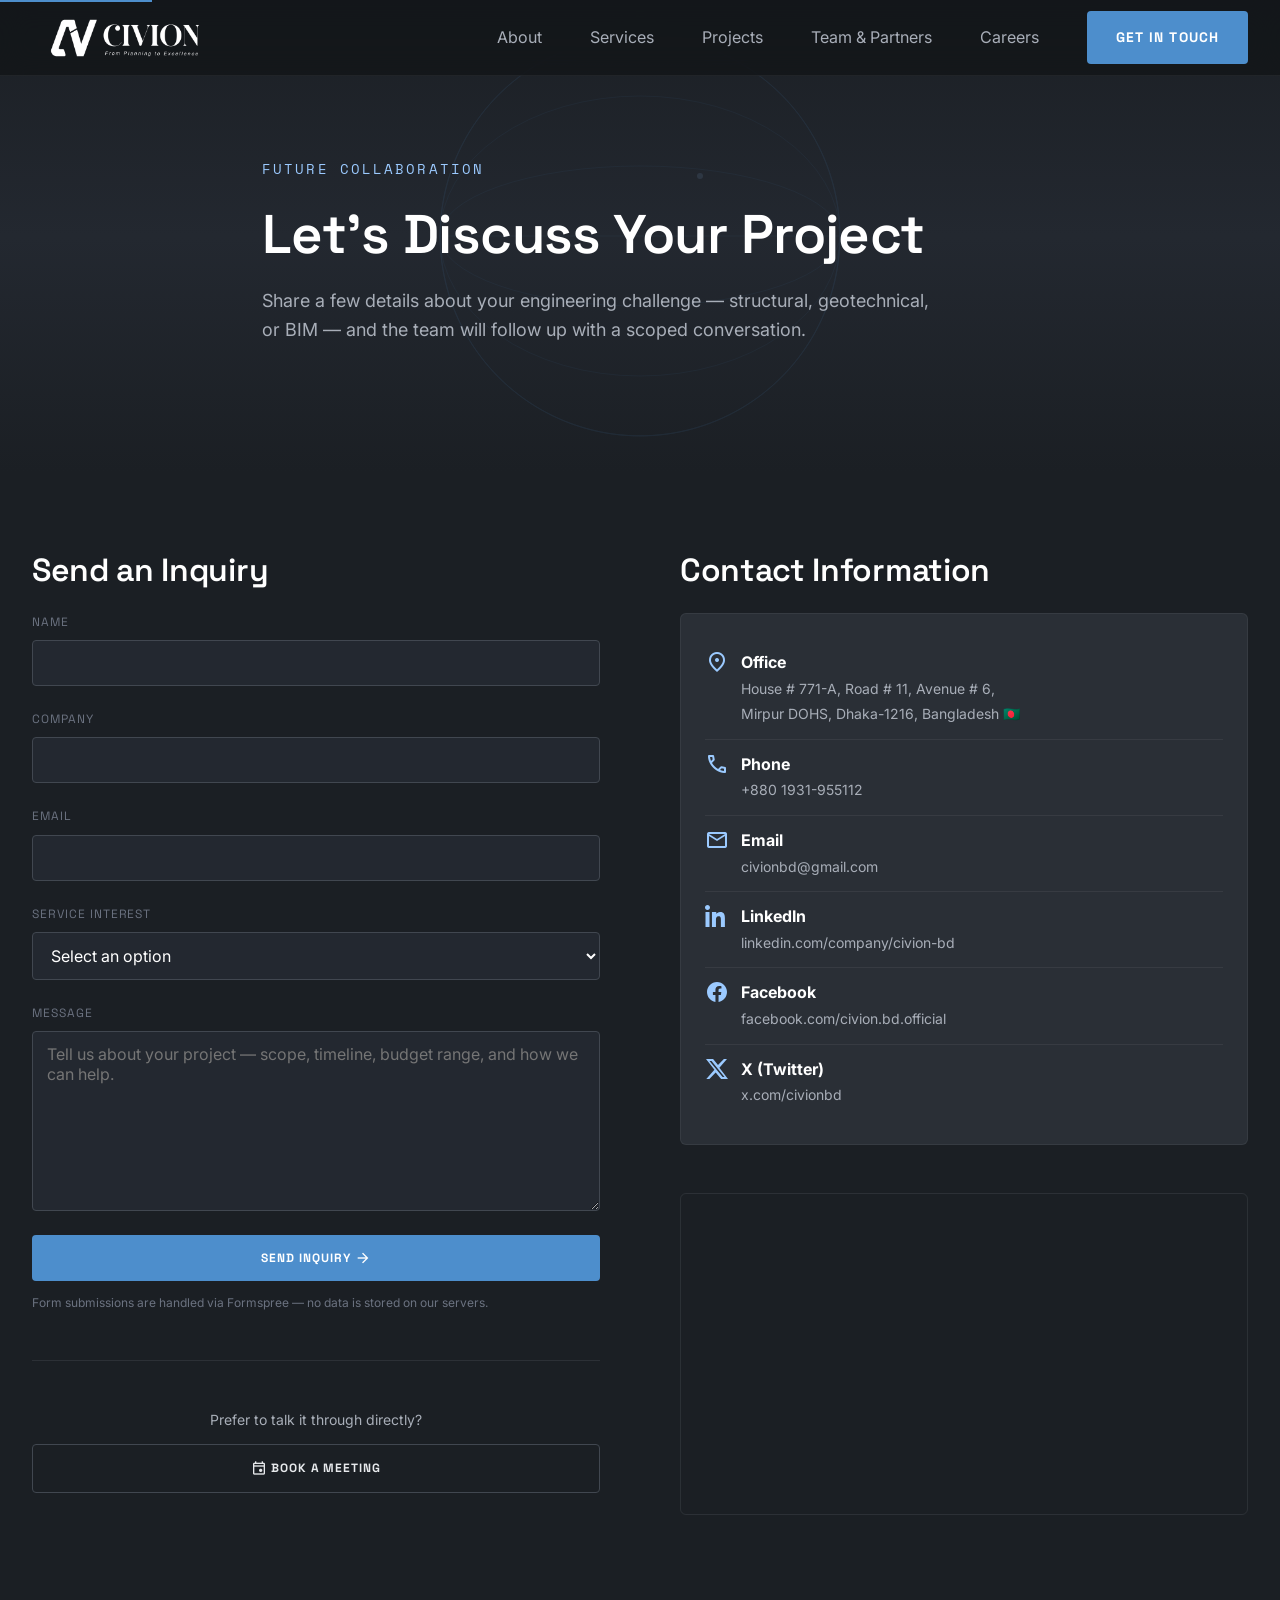
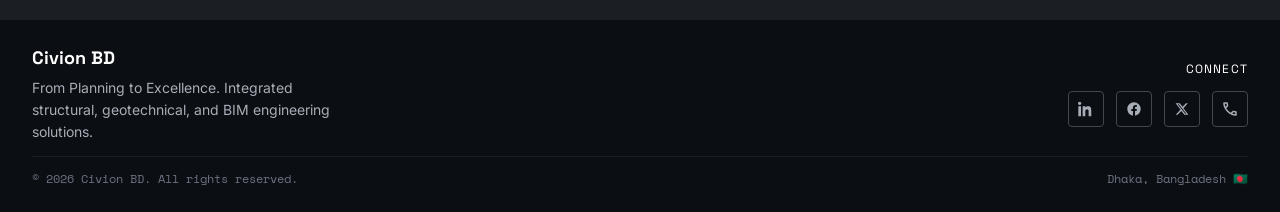
<file: contact/index.html>
<!DOCTYPE html>
<html lang="en">
<head>
<meta charset="UTF-8" />
<meta name="viewport" content="width=device-width, initial-scale=1.0" />
<title>Contact — Civion BD</title>
<meta name="description" content="Get in touch with Civion BD — structural, geotechnical, and BIM engineering consultancy based in Dhaka, Bangladesh." />
<link rel="icon" href="../favicon.ico" sizes="any" />
<link rel="icon" type="image/png" href="../media/logos/favicon-32.png" sizes="32x32" />
<link rel="icon" type="image/png" href="../media/logos/favicon-16.png" sizes="16x16" />
<link rel="apple-touch-icon" href="../media/logos/apple-touch-icon.png" />
<meta property="og:title" content="Contact — Civion BD" />
<meta property="og:type" content="website" />
<meta property="og:url" content="https://civion-bd.github.io/contact/" />
<link rel="canonical" href="https://civion-bd.github.io/contact/" />
<meta name="twitter:card" content="summary_large_image" />
<meta name="twitter:title" content="Contact — Civion BD" />
<meta name="twitter:description" content="Get in touch with Civion BD — structural, geotechnical, and BIM engineering consultancy based in Dhaka, Bangladesh." />
<meta name="twitter:image" content="https://civion-bd.github.io/media/logos/civion-bd-logo-social.png" />
<meta property="og:image" content="../media/logos/civion-bd-logo-social.png" />
<!-- Google Analytics (GA4) — Measurement ID G-GGPD788ZMY -->
<script async src="https://www.googletagmanager.com/gtag/js?id=G-GGPD788ZMY"></script>
<script>
  window.dataLayer = window.dataLayer || [];
  function gtag(){dataLayer.push(arguments);}
  gtag('js', new Date());
  gtag('config', 'G-GGPD788ZMY', { anonymize_ip: true });
</script>
<link rel="preconnect" href="https://fonts.googleapis.com" />
<link rel="preconnect" href="https://fonts.gstatic.com" crossorigin />
<link href="https://fonts.googleapis.com/css2?family=Inter:wght@400;500;600;700&family=Space+Grotesk:wght@500;600;700&family=Space+Mono:wght@400;700&display=swap" rel="stylesheet" />
<link href="https://fonts.googleapis.com/css2?family=Material+Symbols+Outlined:opsz,wght,FILL,GRAD@20..48,100..700,0..1,-50..200&display=swap" rel="stylesheet" />
<link rel="stylesheet" href="../assets/css/main.css" />
<link rel="stylesheet" href="../assets/css/animations.css" />
<style>
  .material-symbols-outlined{font-variation-settings:'FILL' 0,'wght' 400,'GRAD' 0,'opsz' 24;font-size:24px;line-height:1;}
  .globe-bg {
    position: absolute; inset: 0; z-index: 0; opacity: 0.10; pointer-events: none;
    display: flex; align-items: center; justify-content: center;
  }
  .globe-bg svg { animation: orbitSpin 140s linear infinite; }
  .contact-info-row { display: flex; gap: var(--space-sm); align-items: flex-start; padding: var(--space-sm) 0; border-bottom: 1px solid rgba(255,255,255,0.06); }
  .contact-info-row:last-child { border-bottom: none; }
  [data-form-status] { font-size: var(--fs-sm); margin-top: var(--space-sm); }
  [data-form-status][data-state="success"] { color: var(--color-success); }
  [data-form-status][data-state="error"] { color: var(--color-warning); }
</style>
<script type="application/ld+json">
{
  "@context": "https://schema.org",
  "@type": "ProfessionalService",
  "@id": "https://civion-bd.github.io/#organization",
  "name": "Civion BD",
  "alternateName": "Civion BD Engineering Consultancy",
  "url": "https://civion-bd.github.io/",
  "logo": "https://civion-bd.github.io/media/logos/civion-bd-logo-square.png",
  "image": "https://civion-bd.github.io/media/logos/civion-bd-logo-social.png",
  "description": "A Dhaka-based structural, geotechnical, and BIM engineering consultancy delivering analysis, design, and coordination under BNBC, ASCE, ACI, and ISO 19650.",
  "email": "civionbd@gmail.com",
  "telephone": "+8801931955112",
  "address": {
    "@type": "PostalAddress",
    "streetAddress": "House # 771-A, Road # 11, Avenue # 6, Mirpur DOHS",
    "addressLocality": "Dhaka",
    "postalCode": "1216",
    "addressCountry": "BD"
  },
  "areaServed": "BD",
  "priceRange": "$$",
  "sameAs": [
    "https://www.linkedin.com/company/civion-bd/",
    "https://www.facebook.com/civion.bd.official",
    "https://x.com/civionbd"
  ]
}
</script>
<script type="application/ld+json">
{
  "@context": "https://schema.org",
  "@type": "BreadcrumbList",
  "itemListElement": [
    {
      "@type": "ListItem",
      "position": 1,
      "name": "Home",
      "item": "https://civion-bd.github.io/"
    },
    {
      "@type": "ListItem",
      "position": 2,
      "name": "Contact",
      "item": "https://civion-bd.github.io/contact/"
    }
  ]
}
</script>
</head>
<body data-page="contact" data-depth="1">
<a href="#main" class="skip-link">Skip to content</a>
<nav class="nav" id="topNav">
  <div class="nav__inner">
    <a href="../" class="nav__logo">
      <img src="../media/logos/civion-bd-logo-light.png" alt="Civion BD" class="nav__logo-img" />
    </a>

    <button class="nav__toggle" aria-label="Toggle navigation menu" aria-expanded="false">
      <span></span><span></span><span></span>
    </button>

    <div class="nav__links">
      <a href="../about/" class="nav__link" data-page="about">About</a>
      <a href="../services/" class="nav__link" data-page="services">Services</a>
      <a href="../projects/" class="nav__link" data-page="projects">Projects</a>
      <a href="../team-and-partnerships/" class="nav__link" data-page="team">Team &amp; Partners</a>
      <a href="../careers/" class="nav__link" data-page="careers">Careers</a>
      <a href="../contact/" class="btn btn--primary">Get In Touch</a>
    </div>
  </div>
</nav>

<main id="main">

  <section class="section bg-gradient-steel" style="padding-top:calc(var(--nav-height) + var(--space-xl));position:relative;overflow:hidden;">
    <div class="globe-bg" aria-hidden="true">
      <svg width="480" height="480" viewBox="0 0 480 480" xmlns="http://www.w3.org/2000/svg">
        <circle cx="240" cy="240" r="200" stroke="#4D8ECC" stroke-width="0.6" fill="none"/>
        <ellipse cx="240" cy="240" rx="200" ry="70" stroke="#4D8ECC" stroke-width="0.6" fill="none"/>
        <ellipse cx="240" cy="240" rx="200" ry="140" stroke="#4D8ECC" stroke-width="0.6" fill="none"/>
        <line x1="40" y1="240" x2="440" y2="240" stroke="#4D8ECC" stroke-width="0.6"/>
        <circle cx="240" cy="240" r="200" stroke="#4D8ECC" stroke-width="0.6" fill="none" transform="rotate(60 240 240)"/>
        <circle cx="240" cy="240" r="200" stroke="#4D8ECC" stroke-width="0.6" fill="none" transform="rotate(120 240 240)"/>
        <circle cx="300" cy="180" r="3" fill="#9BCAFF"/>
      </svg>
    </div>
    <div class="container" style="position:relative;max-width:820px;">
      <span class="hero__eyebrow">Future Collaboration</span>
      <h1 class="hero__title" style="font-size:clamp(2.2rem,4.5vw,3.4rem);margin-top:var(--space-md);">Let's Discuss Your Project</h1>
      <p class="hero__subtitle">Share a few details about your engineering challenge — structural, geotechnical, or BIM — and the team will follow up with a scoped conversation.</p>
    </div>
  </section>

  <section class="section bg-charcoal" id="contact">
    <div class="container">
      <div class="grid grid-2" style="align-items:start;gap:var(--space-xl);">

        <!-- ================= FORM ================= -->
        <div data-reveal>
          <h2 class="section-title" style="font-size:var(--fs-2xl);margin-bottom:var(--space-md);">Send an Inquiry</h2>
          <form data-formspree="https://formspree.io/f/xwvgeqdk" novalidate>
            <div class="field">
              <label for="name">Name</label>
              <input type="text" id="name" name="name" required />
            </div>
            <div class="field">
              <label for="company">Company</label>
              <input type="text" id="company" name="company" />
            </div>
            <div class="field">
              <label for="email">Email</label>
              <input type="email" id="email" name="email" required />
            </div>
            <div class="field">
              <label for="service">Service Interest</label>
              <select id="service" name="service">
                <option value="">Select an option</option>
                <option>BIM &amp; Digital Delivery</option>
                <option>Structural Engineering</option>
                <option>Geotechnical Engineering</option>
                <option>Visualization &amp; Automation</option>
                <option>Co-operation &amp; Partnership</option>
                <option>Other / General Inquiry</option>
              </select>
            </div>
            <div class="field">
              <label for="message">Message</label>
              <textarea id="message" name="message" required style="min-height:180px;" placeholder="Tell us about your project — scope, timeline, budget range, and how we can help."></textarea>
            </div>
            <button type="submit" class="btn btn--primary btn--block">Send Inquiry <span class="material-symbols-outlined icon">arrow_forward</span></button>
            <p class="form-note">Form submissions are handled via Formspree — no data is stored on our servers.</p>
            <p data-form-status role="status" aria-live="polite"></p>
          </form>

          <div style="margin-top:var(--space-lg);padding-top:var(--space-lg);border-top:1px solid rgba(139,145,155,0.15);text-align:center;">
            <p style="color:var(--color-soft-gray);font-size:var(--fs-sm);margin-bottom:var(--space-sm);">Prefer to talk it through directly?</p>
            <a href="https://calendar.google.com/calendar/appointments/schedules/AcZssZ3p2j8dfZFYtnUnNoioaK7VvIN1S7mOJ9Awdd4my1MM1Ym0-RDBoCBLxiMhYkIiAMuKF0dw543k?gv=true"
              target="_blank" rel="noopener" class="btn btn--secondary btn--block">
              <span class="material-symbols-outlined icon">event</span> Book a Meeting
            </a>
          </div>
        </div>

        <!-- ================= INFO ================= -->
        <div data-reveal data-reveal-delay="1">
          <h2 class="section-title" style="font-size:var(--fs-2xl);margin-bottom:var(--space-md);">Contact Information</h2>
          <div class="card" style="margin-bottom:var(--space-lg);">
            <div class="contact-info-row">
              <span class="material-symbols-outlined" style="color:var(--color-accent-bright);">location_on</span>
              <div><strong style="color:var(--color-white);">Office</strong><br /><span style="color:var(--color-soft-gray);font-size:var(--fs-sm);">House # 771-A, Road # 11, Avenue # 6,<br/>Mirpur DOHS, Dhaka-1216, Bangladesh 🇧🇩</span></div>
            </div>
            <div class="contact-info-row">
              <span class="material-symbols-outlined" style="color:var(--color-accent-bright);">call</span>
              <div><strong style="color:var(--color-white);">Phone</strong><br /><a href="tel:+8801931955112" style="color:var(--color-soft-gray);font-size:var(--fs-sm);">+880 1931-955112</a></div>
            </div>
            <div class="contact-info-row">
              <span class="material-symbols-outlined" style="color:var(--color-accent-bright);">mail</span>
              <div><strong style="color:var(--color-white);">Email</strong><br /><a href="mailto:civionbd@gmail.com" style="color:var(--color-soft-gray);font-size:var(--fs-sm);">civionbd@gmail.com</a></div>
            </div>
            <div class="contact-info-row">
              <span style="color:var(--color-accent-bright);display:inline-flex;flex-shrink:0;" aria-hidden="true"><svg width="24" height="24" viewBox="0 0 24 24" fill="currentColor"><path d="M4.98 3.5C4.98 4.88 3.87 6 2.5 6S0 4.88 0 3.5 1.12 1 2.5 1s2.48 1.12 2.48 2.5zM.5 8h4V23h-4V8zm7 0h3.8v2.05h.05c.53-1 1.83-2.05 3.77-2.05 4.03 0 4.78 2.65 4.78 6.1V23h-4v-6.9c0-1.65-.03-3.77-2.3-3.77-2.3 0-2.65 1.8-2.65 3.65V23h-4V8z"/></svg></span>
              <div><strong style="color:var(--color-white);">LinkedIn</strong><br /><a href="https://www.linkedin.com/company/civion-bd/" target="_blank" rel="noopener" style="color:var(--color-soft-gray);font-size:var(--fs-sm);">linkedin.com/company/civion-bd</a></div>
            </div>
            <div class="contact-info-row">
              <span style="color:var(--color-accent-bright);display:inline-flex;flex-shrink:0;" aria-hidden="true"><svg width="24" height="24" viewBox="0 0 24 24" fill="currentColor"><path d="M22 12.06C22 6.51 17.52 2 12 2S2 6.51 2 12.06c0 5.02 3.66 9.18 8.44 9.94v-7.03H7.9v-2.91h2.54V9.85c0-2.51 1.49-3.9 3.77-3.9 1.09 0 2.23.2 2.23.2v2.46h-1.26c-1.24 0-1.63.77-1.63 1.56v1.89h2.78l-.44 2.91h-2.34V22c4.78-.76 8.44-4.92 8.44-9.94z"/></svg></span>
              <div><strong style="color:var(--color-white);">Facebook</strong><br /><a href="https://www.facebook.com/civion.bd.official" target="_blank" rel="noopener" style="color:var(--color-soft-gray);font-size:var(--fs-sm);">facebook.com/civion.bd.official</a></div>
            </div>
            <div class="contact-info-row">
              <span style="color:var(--color-accent-bright);display:inline-flex;flex-shrink:0;" aria-hidden="true"><svg width="24" height="24" viewBox="0 0 24 24" fill="currentColor"><path d="M18.9 2H22l-7.6 8.7L23 22h-6.9l-5.4-6.6L4.4 22H1.3l8.1-9.3L1 2h7.1l4.9 6.1L18.9 2zM17.6 20h1.9L6.5 4H4.5l13.1 16z"/></svg></span>
              <div><strong style="color:var(--color-white);">X (Twitter)</strong><br /><a href="https://x.com/civionbd" target="_blank" rel="noopener" style="color:var(--color-soft-gray);font-size:var(--fs-sm);">x.com/civionbd</a></div>
            </div>
          </div>

          <!-- Google Maps Embed — Mirpur DOHS, Dhaka-1216 (add-ins.md: iframe only, no JS Maps API / key) -->
          <div style="border-radius:var(--radius-md);overflow:hidden;border:1px solid rgba(139,145,155,0.15);margin-bottom:var(--space-md);">
            <iframe
              title="Civion BD office location — Mirpur DOHS, Dhaka"
              src="https://www.google.com/maps/embed?pb=!1m17!1m12!1m3!1d14597.796481022933!2d90.3693308862608!3d23.838180562547958!2m3!1f0!2f0!3f0!3m2!1i1024!2i768!4f13.1!3m2!1m1!2zMjPCsDUwJzE4LjQiTiA5MMKwMjInMjEuMSJF!5e0!3m2!1sen!2sbd!4v1790440204676!5m2!1sen!2sbd"
              width="100%" height="320" style="border:0;display:block;" loading="lazy"
              referrerpolicy="no-referrer-when-downgrade">
            </iframe>
          </div>
        </div>

      </div>
    </div>
  </section>

</main>

<footer class="footer">
  <div class="container">
    <div class="footer__top">
      <div class="footer__brand">
        <span class="footer__brand-name">Civion BD</span>
        <p class="footer__tagline">From Planning to Excellence. Integrated structural, geotechnical, and BIM engineering solutions.</p>
      </div>

      <div class="footer__col footer__col--connect">
        <span class="footer__col-title">Connect</span>
        <div class="footer__social">
          <a href="https://www.linkedin.com/company/civion-bd/" target="_blank" rel="noopener" aria-label="Civion BD on LinkedIn" title="LinkedIn">
            <svg width="16" height="16" viewBox="0 0 24 24" fill="currentColor" aria-hidden="true"><path d="M4.98 3.5C4.98 4.88 3.87 6 2.5 6S0 4.88 0 3.5 1.12 1 2.5 1s2.48 1.12 2.48 2.5zM.5 8h4V23h-4V8zm7 0h3.8v2.05h.05c.53-1 1.83-2.05 3.77-2.05 4.03 0 4.78 2.65 4.78 6.1V23h-4v-6.9c0-1.65-.03-3.77-2.3-3.77-2.3 0-2.65 1.8-2.65 3.65V23h-4V8z"/></svg>
          </a>
          <a href="https://www.facebook.com/civion.bd.official" target="_blank" rel="noopener" aria-label="Civion BD on Facebook" title="Facebook">
            <svg width="16" height="16" viewBox="0 0 24 24" fill="currentColor" aria-hidden="true"><path d="M22 12.06C22 6.51 17.52 2 12 2S2 6.51 2 12.06c0 5.02 3.66 9.18 8.44 9.94v-7.03H7.9v-2.91h2.54V9.85c0-2.51 1.49-3.9 3.77-3.9 1.09 0 2.23.2 2.23.2v2.46h-1.26c-1.24 0-1.63.77-1.63 1.56v1.89h2.78l-.44 2.91h-2.34V22c4.78-.76 8.44-4.92 8.44-9.94z"/></svg>
          </a>
          <a href="https://x.com/civionbd" target="_blank" rel="noopener" aria-label="Civion BD on X" title="X">
            <svg width="14" height="14" viewBox="0 0 24 24" fill="currentColor" aria-hidden="true"><path d="M18.9 2H22l-7.6 8.7L23 22h-6.9l-5.4-6.6L4.4 22H1.3l8.1-9.3L1 2h7.1l4.9 6.1L18.9 2zM17.6 20h1.9L6.5 4H4.5l13.1 16z"/></svg>
          </a>
          <a href="tel:+8801931955112" aria-label="Call Civion BD" title="Call Civion BD">
            <span class="material-symbols-outlined" aria-hidden="true" style="font-size:18px;">call</span>
          </a>
        </div>
      </div>
    </div>

    <div class="footer__bottom">
      <span class="footer__meta">&copy; <span data-year></span> Civion BD. All rights reserved.</span>
      <span class="footer__meta">Dhaka, Bangladesh 🇧🇩</span>
    </div>
  </div>
</footer>

<script src="../assets/js/main.js" defer></script>
<script src="../assets/js/animations.js" defer></script>
</body>
</html>
</file>
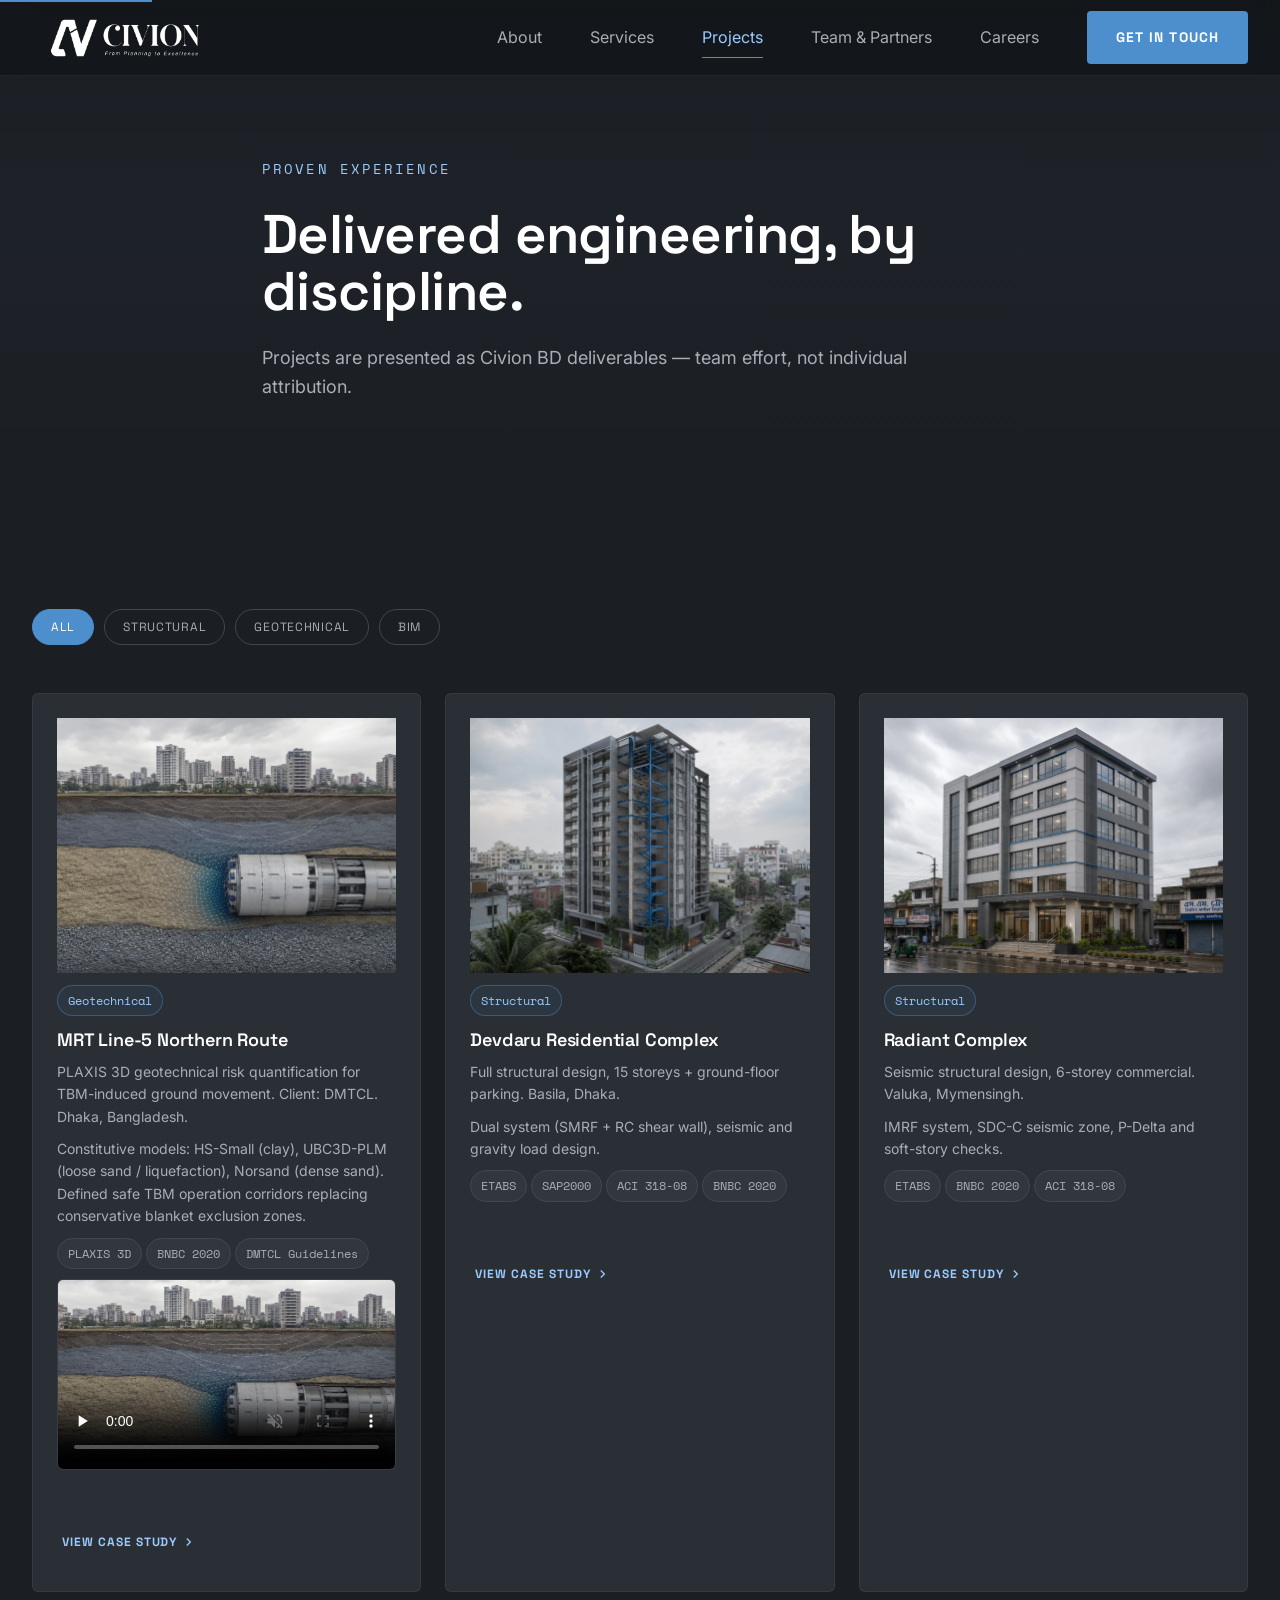
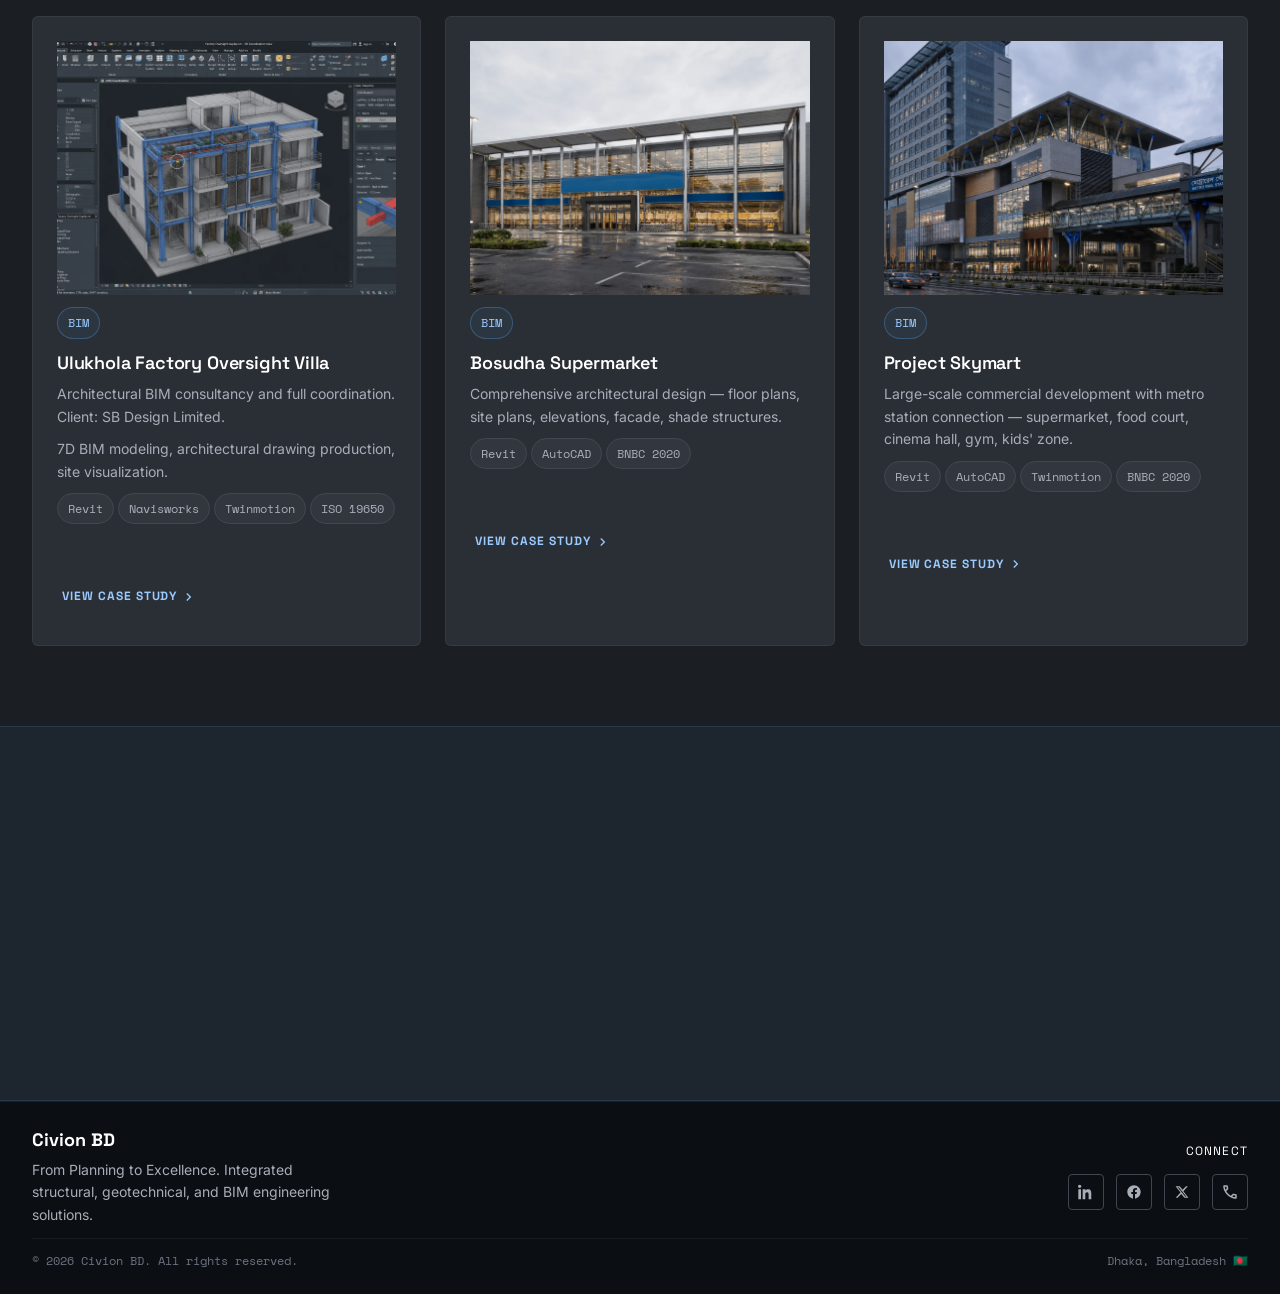
<file: projects/index.html>
<!DOCTYPE html>
<html lang="en">
<head>
<meta charset="UTF-8" />
<meta name="viewport" content="width=device-width, initial-scale=1.0" />
<title>Projects — Civion BD</title>
<meta name="description" content="Delivered structural, geotechnical, and BIM projects including MRT Line-5 Northern Route, Devdaru Residential Complex, and Project Skymart." />
<link rel="icon" href="../favicon.ico" sizes="any" />
<link rel="icon" type="image/png" href="../media/logos/favicon-32.png" sizes="32x32" />
<link rel="icon" type="image/png" href="../media/logos/favicon-16.png" sizes="16x16" />
<link rel="apple-touch-icon" href="../media/logos/apple-touch-icon.png" />
<meta property="og:title" content="Projects — Civion BD" />
<meta property="og:type" content="website" />
<meta property="og:url" content="https://civion-bd.github.io/projects/" />
<link rel="canonical" href="https://civion-bd.github.io/projects/" />
<meta name="twitter:card" content="summary_large_image" />
<meta name="twitter:title" content="Projects — Civion BD" />
<meta name="twitter:description" content="Delivered structural, geotechnical, and BIM projects including MRT Line-5 Northern Route, Devdaru Residential Complex, and Project Skymart." />
<meta name="twitter:image" content="https://civion-bd.github.io/media/logos/civion-bd-logo-social.png" />
<meta property="og:image" content="../media/logos/civion-bd-logo-social.png" />
<!-- Google Analytics (GA4) — Measurement ID G-GGPD788ZMY -->
<script async src="https://www.googletagmanager.com/gtag/js?id=G-GGPD788ZMY"></script>
<script>
  window.dataLayer = window.dataLayer || [];
  function gtag(){dataLayer.push(arguments);}
  gtag('js', new Date());
  gtag('config', 'G-GGPD788ZMY', { anonymize_ip: true });
</script>
<link rel="preconnect" href="https://fonts.googleapis.com" />
<link rel="preconnect" href="https://fonts.gstatic.com" crossorigin />
<link href="https://fonts.googleapis.com/css2?family=Inter:wght@400;500;600;700&family=Space+Grotesk:wght@500;600;700&family=Space+Mono:wght@400;700&display=swap" rel="stylesheet" />
<link href="https://fonts.googleapis.com/css2?family=Material+Symbols+Outlined:opsz,wght,FILL,GRAD@20..48,100..700,0..1,-50..200&display=swap" rel="stylesheet" />
<link rel="stylesheet" href="../assets/css/main.css" />
<link rel="stylesheet" href="../assets/css/animations.css" />
<style>
  .material-symbols-outlined{font-variation-settings:'FILL' 0,'wght' 400,'GRAD' 0,'opsz' 24;font-size:24px;line-height:1;}
  .filter-bar { display:flex; gap:10px; flex-wrap:wrap; margin-bottom: var(--space-lg); }
  .filter-btn {
    font-family: var(--font-secondary); font-size: var(--fs-xs); text-transform: uppercase; letter-spacing: 0.06em;
    padding: 9px 18px; border-radius: var(--radius-full); border: 1px solid var(--color-outline);
    background: transparent; color: var(--color-soft-gray); cursor: pointer;
    transition: all var(--dur-base) var(--ease-mech);
  }
  .filter-btn:hover { border-color: var(--color-accent); color: var(--color-white); }
  .filter-btn.is-active { background: var(--color-accent); border-color: var(--color-accent); color: #fff; }
  .project-card[hidden] { display: none; }
</style>
<script type="application/ld+json">
{
  "@context": "https://schema.org",
  "@type": "ProfessionalService",
  "@id": "https://civion-bd.github.io/#organization",
  "name": "Civion BD",
  "alternateName": "Civion BD Engineering Consultancy",
  "url": "https://civion-bd.github.io/",
  "logo": "https://civion-bd.github.io/media/logos/civion-bd-logo-square.png",
  "image": "https://civion-bd.github.io/media/logos/civion-bd-logo-social.png",
  "description": "A Dhaka-based structural, geotechnical, and BIM engineering consultancy delivering analysis, design, and coordination under BNBC, ASCE, ACI, and ISO 19650.",
  "email": "civionbd@gmail.com",
  "telephone": "+8801931955112",
  "address": {
    "@type": "PostalAddress",
    "streetAddress": "House # 771-A, Road # 11, Avenue # 6, Mirpur DOHS",
    "addressLocality": "Dhaka",
    "postalCode": "1216",
    "addressCountry": "BD"
  },
  "areaServed": "BD",
  "priceRange": "$$",
  "sameAs": [
    "https://www.linkedin.com/company/civion-bd/",
    "https://www.facebook.com/civion.bd.official",
    "https://x.com/civionbd"
  ]
}
</script>
<script type="application/ld+json">
{
  "@context": "https://schema.org",
  "@type": "BreadcrumbList",
  "itemListElement": [
    {
      "@type": "ListItem",
      "position": 1,
      "name": "Home",
      "item": "https://civion-bd.github.io/"
    },
    {
      "@type": "ListItem",
      "position": 2,
      "name": "Projects",
      "item": "https://civion-bd.github.io/projects/"
    }
  ]
}
</script>
</head>
<body data-page="projects" data-depth="1">
<a href="#main" class="skip-link">Skip to content</a>
<nav class="nav" id="topNav">
  <div class="nav__inner">
    <a href="../" class="nav__logo">
      <img src="../media/logos/civion-bd-logo-light.png" alt="Civion BD" class="nav__logo-img" />
    </a>

    <button class="nav__toggle" aria-label="Toggle navigation menu" aria-expanded="false">
      <span></span><span></span><span></span>
    </button>

    <div class="nav__links">
      <a href="../about/" class="nav__link" data-page="about">About</a>
      <a href="../services/" class="nav__link" data-page="services">Services</a>
      <a href="../projects/" class="nav__link" data-page="projects">Projects</a>
      <a href="../team-and-partnerships/" class="nav__link" data-page="team">Team &amp; Partners</a>
      <a href="../careers/" class="nav__link" data-page="careers">Careers</a>
      <a href="../contact/" class="btn btn--primary">Get In Touch</a>
    </div>
  </div>
</nav>

<main id="main">

  <section class="section bg-gradient-steel" style="padding-top:calc(var(--nav-height) + var(--space-xl));position:relative;overflow:hidden;">
    <div class="bg-video-layer" aria-hidden="true">
      <video autoplay muted loop playsinline>
        <source src="../media/projects/bg-construction-timelapse-v01.mp4" type="video/mp4" />
      </video>
    </div>
    <div class="container" style="position:relative;max-width:820px;">
      <span class="hero__eyebrow">Proven Experience</span>
      <h1 class="hero__title" style="font-size:clamp(2.2rem,4.5vw,3.4rem);margin-top:var(--space-md);">Delivered engineering, by discipline.</h1>
      <p class="hero__subtitle">Projects are presented as Civion BD deliverables — team effort, not individual attribution.</p>
    </div>
  </section>

  <section class="section bg-charcoal" id="projects">
    <div class="container">
      <div class="filter-bar" role="tablist" aria-label="Filter projects by category">
        <button class="filter-btn is-active" data-filter="all">All</button>
        <button class="filter-btn" data-filter="Structural">Structural</button>
        <button class="filter-btn" data-filter="Geotechnical">Geotechnical</button>
        <button class="filter-btn" data-filter="BIM">BIM</button>
      </div>

      <div class="grid grid-3" id="projectGrid">

        <div class="card project-card" id="mrt" data-category="Geotechnical" data-href="mrt/" data-reveal>
          <div class="project-card__media"><img src="../media/projects/mrt/project-mrt-hero-v01.webp" alt="MRT Line-5 Northern Route — geotechnical FEA cross-section visualization" class="img-cover" loading="lazy" /></div>
          <div style="padding-top:var(--space-sm);">
            <span class="chip chip--accent">Geotechnical</span>
            <h3 style="font-size:var(--fs-lg);margin:10px 0 6px;">MRT Line-5 Northern Route</h3>
            <p style="font-size:var(--fs-sm);margin-bottom:10px;">PLAXIS 3D geotechnical risk quantification for TBM-induced ground movement. Client: DMTCL. Dhaka, Bangladesh.</p>
            <p style="font-size:var(--fs-sm);color:var(--color-soft-gray);margin-bottom:10px;">Constitutive models: HS-Small (clay), UBC3D-PLM (loose sand / liquefaction), Norsand (dense sand). Defined safe TBM operation corridors replacing conservative blanket exclusion zones.</p>
            <div class="flex gap-xs" style="flex-wrap:wrap;margin-bottom:10px;">
              <span class="chip">PLAXIS 3D</span><span class="chip">BNBC 2020</span><span class="chip">DMTCL Guidelines</span>
            </div>
            <div class="media-figure" style="aspect-ratio:16/9;">
              <video controls muted loop playsinline preload="none" poster="../media/projects/mrt/project-mrt-hero-v01.webp" style="width:100%;height:100%;object-fit:cover;">
                <source src="../media/projects/mrt/project-mrt-analysis-v01.mp4" type="video/mp4" />
              </video>
            </div>
            <a href="mrt/" class="btn btn--ghost mt-lg">View Case Study <span class="material-symbols-outlined icon">chevron_right</span></a>
          </div>
        </div>

        <div class="card project-card" id="devdaru" data-category="Structural" data-href="devdaru/" data-reveal data-reveal-delay="1">
          <div class="project-card__media"><img src="../media/projects/devdaru/project-devdaru-hero-v01.webp" alt="Devdaru Residential Complex — structural render, Basila, Dhaka" class="img-cover" loading="lazy" /></div>
          <div style="padding-top:var(--space-sm);">
            <span class="chip chip--accent">Structural</span>
            <h3 style="font-size:var(--fs-lg);margin:10px 0 6px;">Devdaru Residential Complex</h3>
            <p style="font-size:var(--fs-sm);margin-bottom:10px;">Full structural design, 15 storeys + ground-floor parking. Basila, Dhaka.</p>
            <p style="font-size:var(--fs-sm);color:var(--color-soft-gray);margin-bottom:10px;">Dual system (SMRF + RC shear wall), seismic and gravity load design.</p>
            <div class="flex gap-xs" style="flex-wrap:wrap;">
              <span class="chip">ETABS</span><span class="chip">SAP2000</span><span class="chip">ACI 318-08</span><span class="chip">BNBC 2020</span>
            </div>
            <a href="devdaru/" class="btn btn--ghost mt-lg">View Case Study <span class="material-symbols-outlined icon">chevron_right</span></a>
          </div>
        </div>

        <div class="card project-card" id="radiant" data-category="Structural" data-href="radiant/" data-reveal data-reveal-delay="2">
          <div class="project-card__media"><img src="../media/projects/radiant/project-radiant-hero-v01.webp" alt="Radiant Complex — structural render, Valuka, Mymensingh" class="img-cover" loading="lazy" /></div>
          <div style="padding-top:var(--space-sm);">
            <span class="chip chip--accent">Structural</span>
            <h3 style="font-size:var(--fs-lg);margin:10px 0 6px;">Radiant Complex</h3>
            <p style="font-size:var(--fs-sm);margin-bottom:10px;">Seismic structural design, 6-storey commercial. Valuka, Mymensingh.</p>
            <p style="font-size:var(--fs-sm);color:var(--color-soft-gray);margin-bottom:10px;">IMRF system, SDC-C seismic zone, P-Delta and soft-story checks.</p>
            <div class="flex gap-xs" style="flex-wrap:wrap;">
              <span class="chip">ETABS</span><span class="chip">BNBC 2020</span><span class="chip">ACI 318-08</span>
            </div>
            <a href="radiant/" class="btn btn--ghost mt-lg">View Case Study <span class="material-symbols-outlined icon">chevron_right</span></a>
          </div>
        </div>

        <div class="card project-card" id="ulukhola" data-category="BIM" data-href="ulukhola/" data-reveal>
          <div class="project-card__media"><img src="../media/projects/ulukhola/project-ulukhola-hero-v01.webp" alt="Ulukhola Factory Oversight Villa — BIM coordination model render" class="img-cover" loading="lazy" /></div>
          <div style="padding-top:var(--space-sm);">
            <span class="chip chip--accent">BIM</span>
            <h3 style="font-size:var(--fs-lg);margin:10px 0 6px;">Ulukhola Factory Oversight Villa</h3>
            <p style="font-size:var(--fs-sm);margin-bottom:10px;">Architectural BIM consultancy and full coordination. Client: SB Design Limited.</p>
            <p style="font-size:var(--fs-sm);color:var(--color-soft-gray);margin-bottom:10px;">7D BIM modeling, architectural drawing production, site visualization.</p>
            <div class="flex gap-xs" style="flex-wrap:wrap;">
              <span class="chip">Revit</span><span class="chip">Navisworks</span><span class="chip">Twinmotion</span><span class="chip">ISO 19650</span>
            </div>
            <a href="ulukhola/" class="btn btn--ghost mt-lg">View Case Study <span class="material-symbols-outlined icon">chevron_right</span></a>
          </div>
        </div>

        <div class="card project-card" id="bosudha" data-category="BIM" data-href="bosudha/" data-reveal data-reveal-delay="1">
          <div class="project-card__media"><img src="../media/projects/bosudha/project-bosudha-hero-v01.webp" alt="Bosudha Supermarket — architectural render" class="img-cover" loading="lazy" /></div>
          <div style="padding-top:var(--space-sm);">
            <span class="chip chip--accent">BIM</span>
            <h3 style="font-size:var(--fs-lg);margin:10px 0 6px;">Bosudha Supermarket</h3>
            <p style="font-size:var(--fs-sm);margin-bottom:10px;">Comprehensive architectural design — floor plans, site plans, elevations, facade, shade structures.</p>
            <div class="flex gap-xs" style="flex-wrap:wrap;">
              <span class="chip">Revit</span><span class="chip">AutoCAD</span><span class="chip">BNBC 2020</span>
            </div>
            <a href="bosudha/" class="btn btn--ghost mt-lg">View Case Study <span class="material-symbols-outlined icon">chevron_right</span></a>
          </div>
        </div>

        <div class="card project-card" id="skymart" data-category="BIM" data-href="skymart/" data-reveal data-reveal-delay="2">
          <div class="project-card__media"><img src="../media/projects/skymart/project-skymart-hero-v01.webp" alt="Project Skymart — commercial development render" class="img-cover" loading="lazy" /></div>
          <div style="padding-top:var(--space-sm);">
            <span class="chip chip--accent">BIM</span>
            <h3 style="font-size:var(--fs-lg);margin:10px 0 6px;">Project Skymart</h3>
            <p style="font-size:var(--fs-sm);margin-bottom:10px;">Large-scale commercial development with metro station connection — supermarket, food court, cinema hall, gym, kids' zone.</p>
            <div class="flex gap-xs" style="flex-wrap:wrap;">
              <span class="chip">Revit</span><span class="chip">AutoCAD</span><span class="chip">Twinmotion</span><span class="chip">BNBC 2020</span>
            </div>
            <a href="skymart/" class="btn btn--ghost mt-lg">View Case Study <span class="material-symbols-outlined icon">chevron_right</span></a>
          </div>
        </div>

      </div>
    </div>
  </section>

  <section class="section text-center" style="background:rgba(77,142,204,0.06);border-top:1px solid rgba(77,142,204,0.2);border-bottom:1px solid rgba(77,142,204,0.2);">
    <div class="container" style="max-width:640px;">
      <h2 class="section-title" data-reveal>Start Your Project</h2>
      <p class="section-subtitle" style="margin:0 auto var(--space-lg);" data-reveal data-reveal-delay="1">Tell us about your engineering challenge and we'll scope the right approach.</p>
      <a href="../contact/#contact" class="btn btn--primary" data-reveal data-reveal-delay="2">Let us know <span class="material-symbols-outlined icon">arrow_forward</span></a>
    </div>
  </section>

</main>

<footer class="footer">
  <div class="container">
    <div class="footer__top">
      <div class="footer__brand">
        <span class="footer__brand-name">Civion BD</span>
        <p class="footer__tagline">From Planning to Excellence. Integrated structural, geotechnical, and BIM engineering solutions.</p>
      </div>

      <div class="footer__col footer__col--connect">
        <span class="footer__col-title">Connect</span>
        <div class="footer__social">
          <a href="https://www.linkedin.com/company/civion-bd/" target="_blank" rel="noopener" aria-label="Civion BD on LinkedIn" title="LinkedIn">
            <svg width="16" height="16" viewBox="0 0 24 24" fill="currentColor" aria-hidden="true"><path d="M4.98 3.5C4.98 4.88 3.87 6 2.5 6S0 4.88 0 3.5 1.12 1 2.5 1s2.48 1.12 2.48 2.5zM.5 8h4V23h-4V8zm7 0h3.8v2.05h.05c.53-1 1.83-2.05 3.77-2.05 4.03 0 4.78 2.65 4.78 6.1V23h-4v-6.9c0-1.65-.03-3.77-2.3-3.77-2.3 0-2.65 1.8-2.65 3.65V23h-4V8z"/></svg>
          </a>
          <a href="https://www.facebook.com/civion.bd.official" target="_blank" rel="noopener" aria-label="Civion BD on Facebook" title="Facebook">
            <svg width="16" height="16" viewBox="0 0 24 24" fill="currentColor" aria-hidden="true"><path d="M22 12.06C22 6.51 17.52 2 12 2S2 6.51 2 12.06c0 5.02 3.66 9.18 8.44 9.94v-7.03H7.9v-2.91h2.54V9.85c0-2.51 1.49-3.9 3.77-3.9 1.09 0 2.23.2 2.23.2v2.46h-1.26c-1.24 0-1.63.77-1.63 1.56v1.89h2.78l-.44 2.91h-2.34V22c4.78-.76 8.44-4.92 8.44-9.94z"/></svg>
          </a>
          <a href="https://x.com/civionbd" target="_blank" rel="noopener" aria-label="Civion BD on X" title="X">
            <svg width="14" height="14" viewBox="0 0 24 24" fill="currentColor" aria-hidden="true"><path d="M18.9 2H22l-7.6 8.7L23 22h-6.9l-5.4-6.6L4.4 22H1.3l8.1-9.3L1 2h7.1l4.9 6.1L18.9 2zM17.6 20h1.9L6.5 4H4.5l13.1 16z"/></svg>
          </a>
          <a href="tel:+8801931955112" aria-label="Call Civion BD" title="Call Civion BD">
            <span class="material-symbols-outlined" aria-hidden="true" style="font-size:18px;">call</span>
          </a>
        </div>
      </div>
    </div>

    <div class="footer__bottom">
      <span class="footer__meta">&copy; <span data-year></span> Civion BD. All rights reserved.</span>
      <span class="footer__meta">Dhaka, Bangladesh 🇧🇩</span>
    </div>
  </div>
</footer>

<script src="../assets/js/main.js" defer></script>
<script src="../assets/js/animations.js" defer></script>
<script>
  document.addEventListener('civion:chrome-ready', function () {
    var buttons = document.querySelectorAll('.filter-btn');
    var cards = document.querySelectorAll('.project-card');
    buttons.forEach(function (btn) {
      btn.addEventListener('click', function () {
        buttons.forEach(function (b) { b.classList.remove('is-active'); });
        btn.classList.add('is-active');
        var filter = btn.getAttribute('data-filter');
        cards.forEach(function (card) {
          var match = filter === 'all' || card.getAttribute('data-category') === filter;
          card.hidden = !match;
        });
      });
    });
  });
</script>
</body>
</html>
</file>
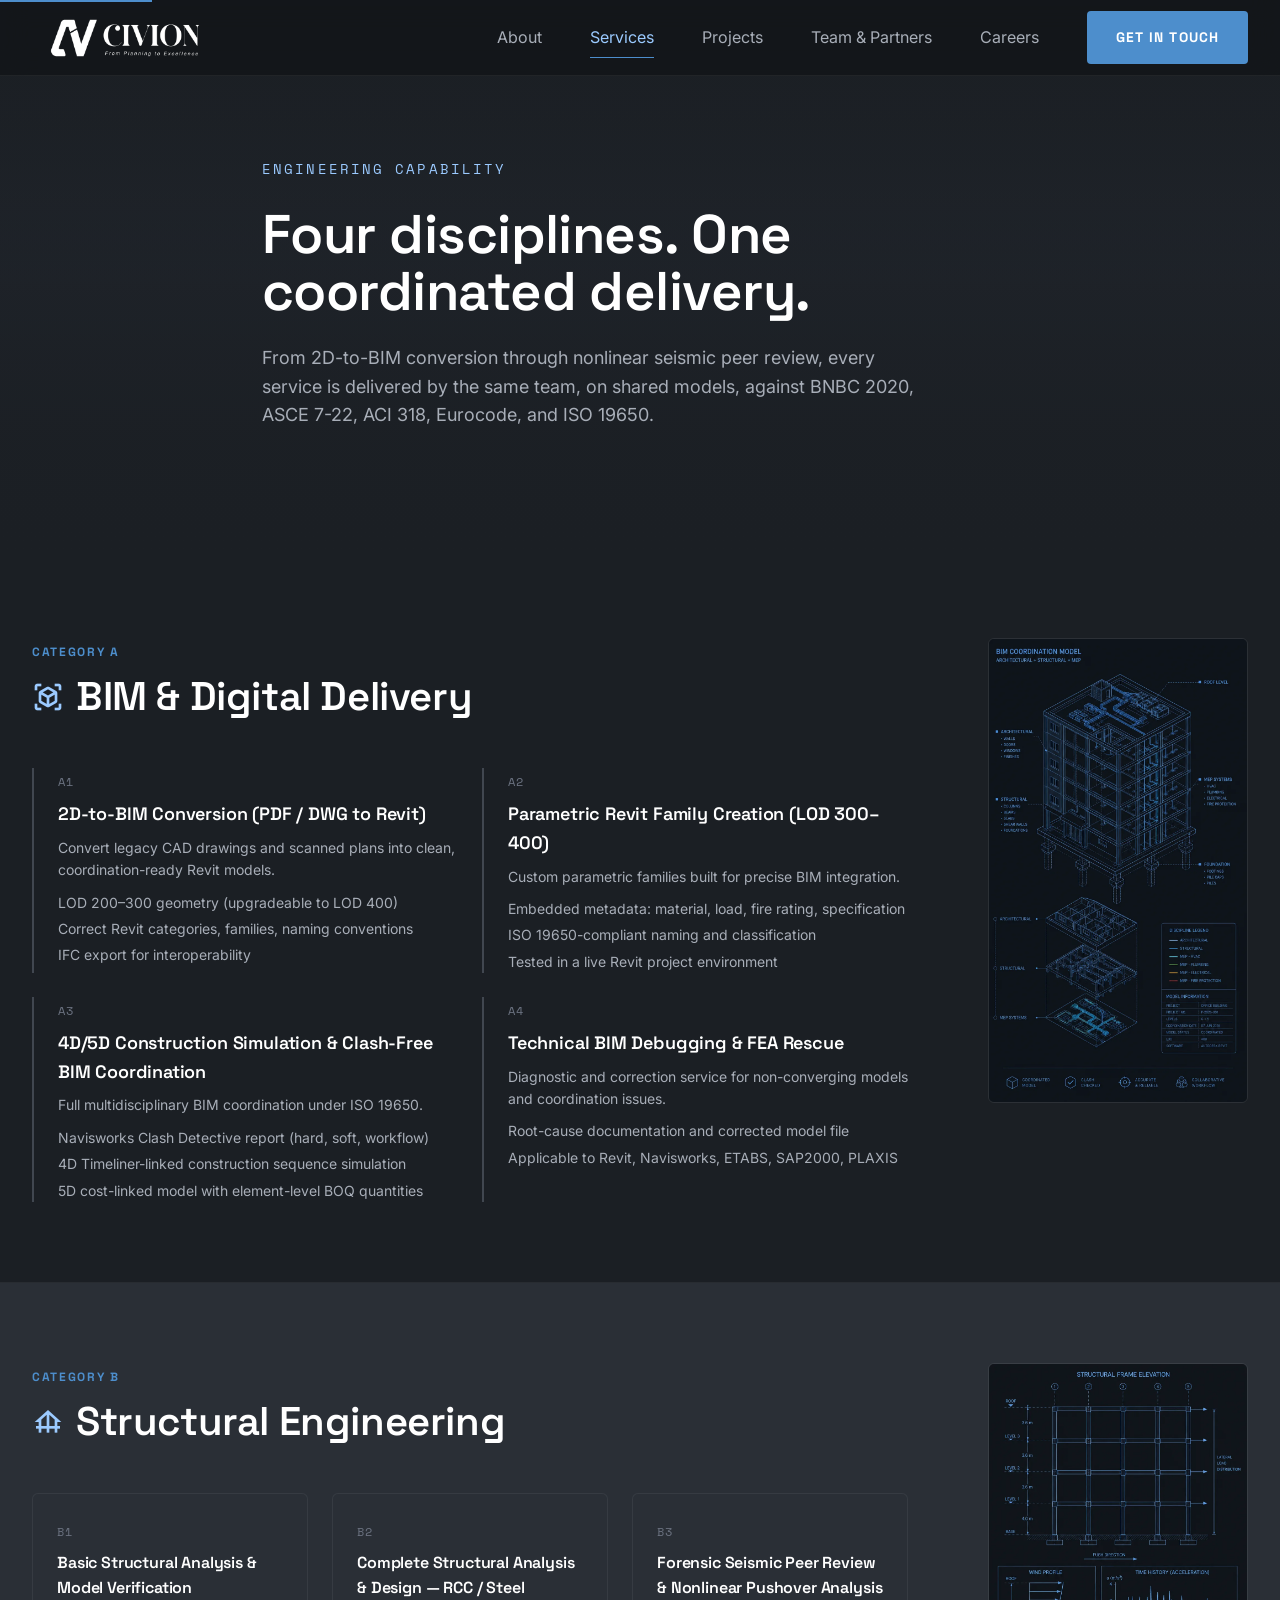
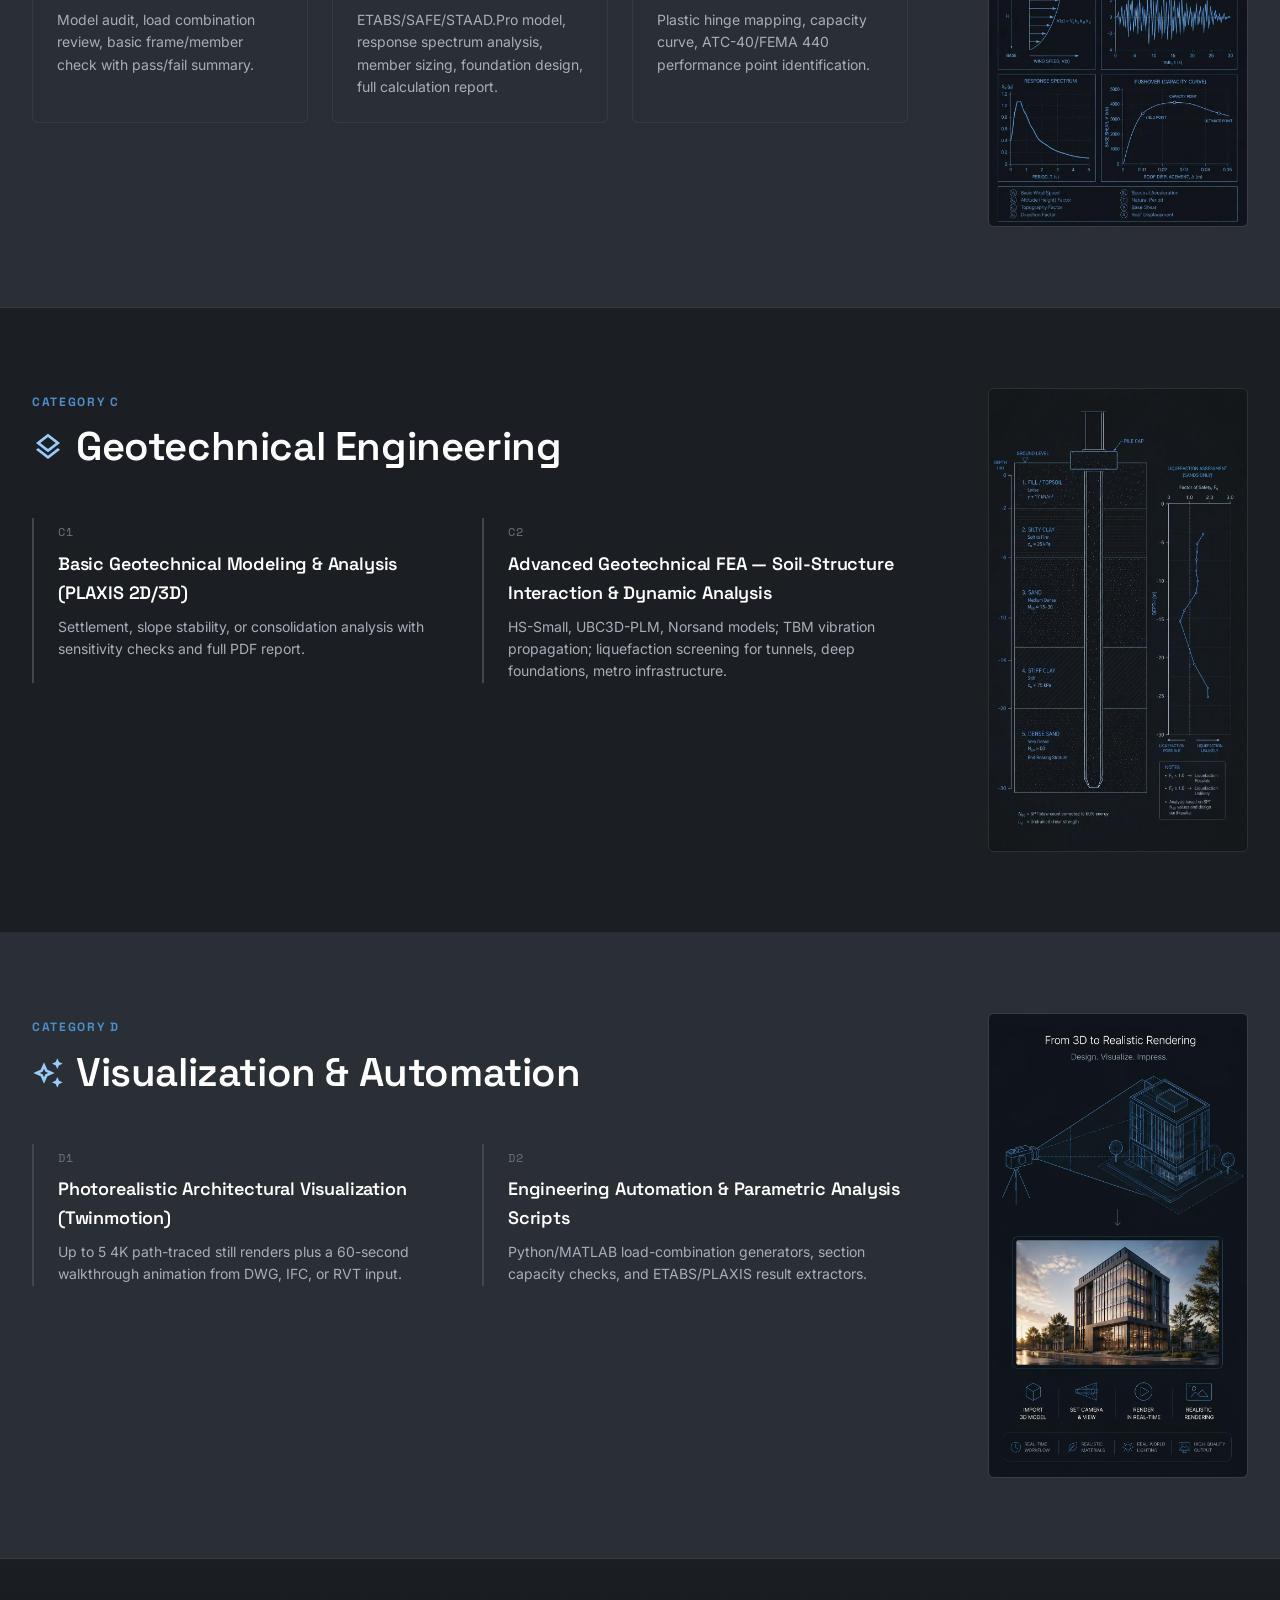
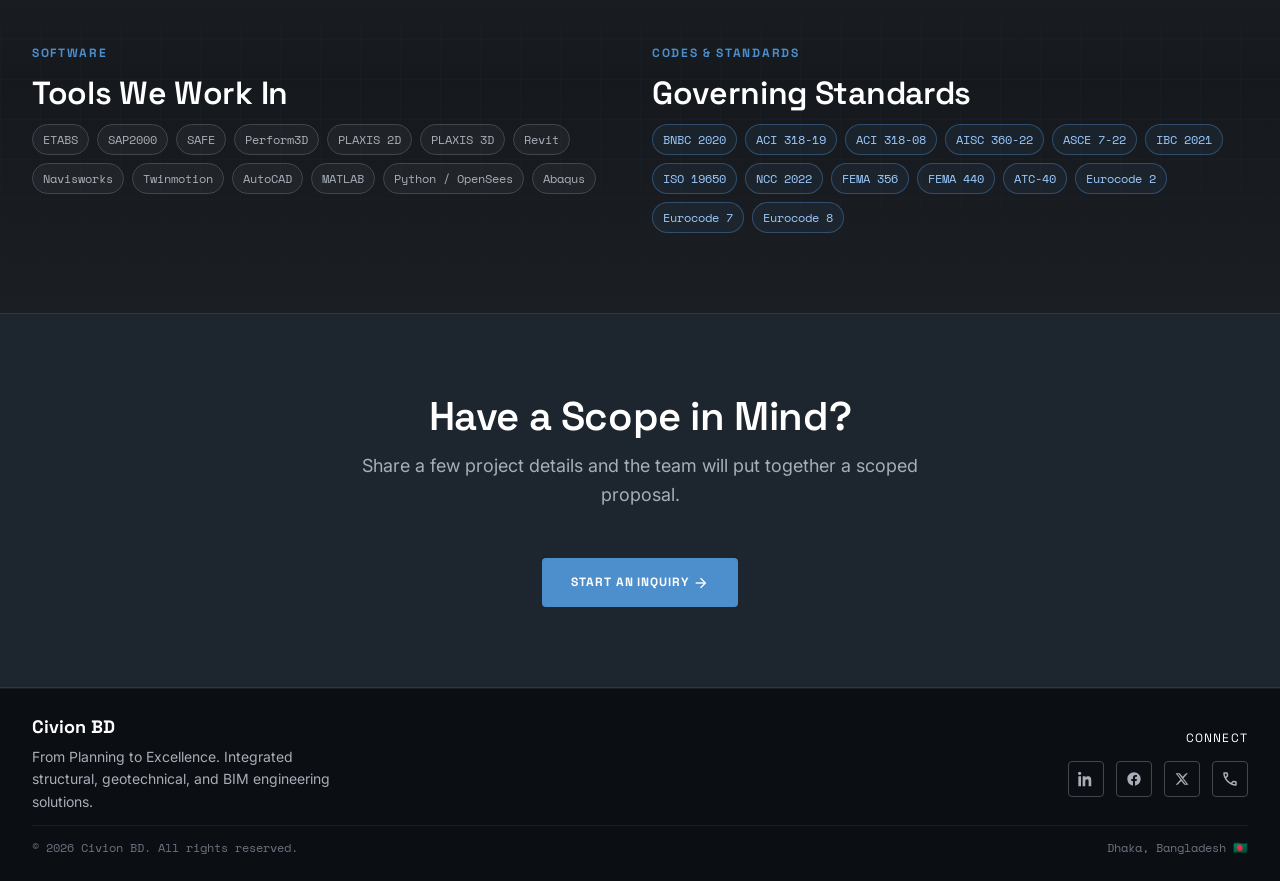
<file: services/index.html>
<!DOCTYPE html>
<html lang="en">
<head>
<meta charset="UTF-8" />
<meta name="viewport" content="width=device-width, initial-scale=1.0" />
<title>Services — Civion BD</title>
<meta name="description" content="Four engineering service categories: BIM & Digital Delivery, Structural Engineering, Geotechnical Engineering, and Visualization & Automation." />
<link rel="icon" href="../favicon.ico" sizes="any" />
<link rel="icon" type="image/png" href="../media/logos/favicon-32.png" sizes="32x32" />
<link rel="icon" type="image/png" href="../media/logos/favicon-16.png" sizes="16x16" />
<link rel="apple-touch-icon" href="../media/logos/apple-touch-icon.png" />
<meta property="og:title" content="Services — Civion BD" />
<meta property="og:type" content="website" />
<meta property="og:url" content="https://civion-bd.github.io/services/" />
<link rel="canonical" href="https://civion-bd.github.io/services/" />
<meta name="twitter:card" content="summary_large_image" />
<meta name="twitter:title" content="Services — Civion BD" />
<meta name="twitter:description" content="Four engineering service categories: BIM & Digital Delivery, Structural Engineering, Geotechnical Engineering, and Visualization & Automation." />
<meta name="twitter:image" content="https://civion-bd.github.io/media/logos/civion-bd-logo-social.png" />
<meta property="og:image" content="../media/logos/civion-bd-logo-social.png" />
<!-- Google Analytics (GA4) — Measurement ID G-GGPD788ZMY -->
<script async src="https://www.googletagmanager.com/gtag/js?id=G-GGPD788ZMY"></script>
<script>
  window.dataLayer = window.dataLayer || [];
  function gtag(){dataLayer.push(arguments);}
  gtag('js', new Date());
  gtag('config', 'G-GGPD788ZMY', { anonymize_ip: true });
</script>
<link rel="preconnect" href="https://fonts.googleapis.com" />
<link rel="preconnect" href="https://fonts.gstatic.com" crossorigin />
<link href="https://fonts.googleapis.com/css2?family=Inter:wght@400;500;600;700&family=Space+Grotesk:wght@500;600;700&family=Space+Mono:wght@400;700&display=swap" rel="stylesheet" />
<link href="https://fonts.googleapis.com/css2?family=Material+Symbols+Outlined:opsz,wght,FILL,GRAD@20..48,100..700,0..1,-50..200&display=swap" rel="stylesheet" />
<link rel="stylesheet" href="../assets/css/main.css" />
<link rel="stylesheet" href="../assets/css/animations.css" />
<style>
  .material-symbols-outlined{font-variation-settings:'FILL' 0,'wght' 400,'GRAD' 0,'opsz' 24;font-size:24px;line-height:1;}
  .service-category { padding: var(--space-xl) 0; border-bottom: 1px solid rgba(255,255,255,0.06); }
  .service-category:last-of-type { border-bottom: none; }
  .service-item { border-left: 2px solid var(--color-outline); padding-left: var(--space-md); transition: border-color var(--dur-base) var(--ease-mech); }
  .service-item:hover { border-color: var(--color-accent); }
  .service-category__layout { display: grid; grid-template-columns: 1fr 260px; gap: var(--space-xl); align-items: start; }
  @media (max-width: 900px) {
    .service-category__layout { grid-template-columns: 1fr; }
    .service-category__layout .media-figure { max-width: 320px; margin: 0 auto; order: -1; }
    /* Mobile: each category's illustration becomes the section's own background instead of an inline image */
    .service-category {
      position: relative;
      background-image: linear-gradient(rgba(15,17,20,0.85), rgba(15,17,20,0.85)), var(--service-bg);
      background-size: cover;
      background-position: center;
      background-repeat: no-repeat;
    }
    .service-category__layout .media-figure { display: none; }
  }
</style>
<script type="application/ld+json">
{
  "@context": "https://schema.org",
  "@type": "ProfessionalService",
  "@id": "https://civion-bd.github.io/#organization",
  "name": "Civion BD",
  "alternateName": "Civion BD Engineering Consultancy",
  "url": "https://civion-bd.github.io/",
  "logo": "https://civion-bd.github.io/media/logos/civion-bd-logo-square.png",
  "image": "https://civion-bd.github.io/media/logos/civion-bd-logo-social.png",
  "description": "A Dhaka-based structural, geotechnical, and BIM engineering consultancy delivering analysis, design, and coordination under BNBC, ASCE, ACI, and ISO 19650.",
  "email": "civionbd@gmail.com",
  "telephone": "+8801931955112",
  "address": {
    "@type": "PostalAddress",
    "streetAddress": "House # 771-A, Road # 11, Avenue # 6, Mirpur DOHS",
    "addressLocality": "Dhaka",
    "postalCode": "1216",
    "addressCountry": "BD"
  },
  "areaServed": "BD",
  "priceRange": "$$",
  "sameAs": [
    "https://www.linkedin.com/company/civion-bd/",
    "https://www.facebook.com/civion.bd.official",
    "https://x.com/civionbd"
  ]
}
</script>
<script type="application/ld+json">
{
  "@context": "https://schema.org",
  "@type": "BreadcrumbList",
  "itemListElement": [
    {
      "@type": "ListItem",
      "position": 1,
      "name": "Home",
      "item": "https://civion-bd.github.io/"
    },
    {
      "@type": "ListItem",
      "position": 2,
      "name": "Services",
      "item": "https://civion-bd.github.io/services/"
    }
  ]
}
</script>
</head>
<body data-page="services" data-depth="1">
<a href="#main" class="skip-link">Skip to content</a>
<nav class="nav" id="topNav">
  <div class="nav__inner">
    <a href="../" class="nav__logo">
      <img src="../media/logos/civion-bd-logo-light.png" alt="Civion BD" class="nav__logo-img" />
    </a>

    <button class="nav__toggle" aria-label="Toggle navigation menu" aria-expanded="false">
      <span></span><span></span><span></span>
    </button>

    <div class="nav__links">
      <a href="../about/" class="nav__link" data-page="about">About</a>
      <a href="../services/" class="nav__link" data-page="services">Services</a>
      <a href="../projects/" class="nav__link" data-page="projects">Projects</a>
      <a href="../team-and-partnerships/" class="nav__link" data-page="team">Team &amp; Partners</a>
      <a href="../careers/" class="nav__link" data-page="careers">Careers</a>
      <a href="../contact/" class="btn btn--primary">Get In Touch</a>
    </div>
  </div>
</nav>

<main id="main">

  <section class="section bg-gradient-steel" style="padding-top:calc(var(--nav-height) + var(--space-xl));position:relative;overflow:hidden;">
    <div class="bg-video-layer" aria-hidden="true">
      <video autoplay muted loop playsinline>
        <source src="../media/services/demonstration-v1.mp4" type="video/mp4" />
      </video>
    </div>
    <div class="container" style="position:relative;max-width:820px;">
      <span class="hero__eyebrow">Engineering Capability</span>
      <h1 class="hero__title" style="font-size:clamp(2.2rem,4.5vw,3.4rem);margin-top:var(--space-md);">Four disciplines. One coordinated delivery.</h1>
      <p class="hero__subtitle">From 2D-to-BIM conversion through nonlinear seismic peer review, every service is delivered by the same team, on shared models, against BNBC 2020, ASCE 7-22, ACI 318, Eurocode, and ISO 19650.</p>
    </div>
  </section>

  <!-- ================= A. BIM & DIGITAL DELIVERY ================= -->
  <section id="bim" class="service-category bg-charcoal" style="--service-bg:url('../media/services/service-bim-v01.webp');">
    <div class="container">
      <div class="service-category__layout">
        <div>
      <div class="section-head" data-reveal>
        <span class="eyebrow">Category A</span>
        <h2 class="section-title" style="display:flex;align-items:center;gap:12px;"><span class="material-symbols-outlined" style="color:var(--color-accent-bright);font-size:32px;">view_in_ar</span> BIM &amp; Digital Delivery</h2>
      </div>
      <div class="grid grid-2">
        <div class="service-item" data-reveal data-reveal-delay="1">
          <span class="mono-tag">A1</span>
          <h3 style="font-size:var(--fs-lg);margin:6px 0 8px;">2D-to-BIM Conversion (PDF / DWG to Revit)</h3>
          <p style="font-size:var(--fs-sm);margin-bottom:10px;">Convert legacy CAD drawings and scanned plans into clean, coordination-ready Revit models.</p>
          <ul style="font-size:var(--fs-sm);color:var(--color-soft-gray);display:flex;flex-direction:column;gap:4px;">
            <li>LOD 200–300 geometry (upgradeable to LOD 400)</li>
            <li>Correct Revit categories, families, naming conventions</li>
            <li>IFC export for interoperability</li>
          </ul>
        </div>
        <div class="service-item" data-reveal data-reveal-delay="2">
          <span class="mono-tag">A2</span>
          <h3 style="font-size:var(--fs-lg);margin:6px 0 8px;">Parametric Revit Family Creation (LOD 300–400)</h3>
          <p style="font-size:var(--fs-sm);margin-bottom:10px;">Custom parametric families built for precise BIM integration.</p>
          <ul style="font-size:var(--fs-sm);color:var(--color-soft-gray);display:flex;flex-direction:column;gap:4px;">
            <li>Embedded metadata: material, load, fire rating, specification</li>
            <li>ISO 19650-compliant naming and classification</li>
            <li>Tested in a live Revit project environment</li>
          </ul>
        </div>
        <div class="service-item" data-reveal data-reveal-delay="3">
          <span class="mono-tag">A3</span>
          <h3 style="font-size:var(--fs-lg);margin:6px 0 8px;">4D/5D Construction Simulation &amp; Clash-Free BIM Coordination</h3>
          <p style="font-size:var(--fs-sm);margin-bottom:10px;">Full multidisciplinary BIM coordination under ISO 19650.</p>
          <ul style="font-size:var(--fs-sm);color:var(--color-soft-gray);display:flex;flex-direction:column;gap:4px;">
            <li>Navisworks Clash Detective report (hard, soft, workflow)</li>
            <li>4D Timeliner-linked construction sequence simulation</li>
            <li>5D cost-linked model with element-level BOQ quantities</li>
          </ul>
        </div>
        <div class="service-item" data-reveal data-reveal-delay="4">
          <span class="mono-tag">A4</span>
          <h3 style="font-size:var(--fs-lg);margin:6px 0 8px;">Technical BIM Debugging &amp; FEA Rescue</h3>
          <p style="font-size:var(--fs-sm);margin-bottom:10px;">Diagnostic and correction service for non-converging models and coordination issues.</p>
          <ul style="font-size:var(--fs-sm);color:var(--color-soft-gray);display:flex;flex-direction:column;gap:4px;">
            <li>Root-cause documentation and corrected model file</li>
            <li>Applicable to Revit, Navisworks, ETABS, SAP2000, PLAXIS</li>
          </ul>
        </div>
      </div>
        </div>
        <div class="media-figure" style="aspect-ratio:0.56;" data-reveal data-reveal-delay="2">
          <img src="../media/services/service-bim-v01.webp" alt="BIM & digital delivery illustration" class="img-cover" loading="lazy" />
        </div>
      </div>
    </div>
  </section>

  <!-- ================= B. STRUCTURAL ENGINEERING ================= -->
  <section id="structural" class="service-category bg-gunmetal" style="--service-bg:url('../media/services/service-structural-v01.webp');">
    <div class="container">
      <div class="service-category__layout">
        <div>
      <div class="section-head" data-reveal>
        <span class="eyebrow">Category B</span>
        <h2 class="section-title" style="display:flex;align-items:center;gap:12px;"><span class="material-symbols-outlined" style="color:var(--color-accent-bright);font-size:32px;">foundation</span> Structural Engineering</h2>
      </div>
      <div class="grid grid-3">
        <div class="card" data-reveal data-reveal-delay="1">
          <span class="mono-tag">B1</span>
          <h3 style="font-size:var(--fs-md);margin:6px 0 8px;">Basic Structural Analysis &amp; Model Verification</h3>
          <p style="font-size:var(--fs-sm);">Model audit, load combination review, basic frame/member check with pass/fail summary.</p>
        </div>
        <div class="card" data-reveal data-reveal-delay="2">
          <span class="mono-tag">B2</span>
          <h3 style="font-size:var(--fs-md);margin:6px 0 8px;">Complete Structural Analysis &amp; Design — RCC / Steel</h3>
          <p style="font-size:var(--fs-sm);">ETABS/SAFE/STAAD.Pro model, response spectrum analysis, member sizing, foundation design, full calculation report.</p>
        </div>
        <div class="card" data-reveal data-reveal-delay="3">
          <span class="mono-tag">B3</span>
          <h3 style="font-size:var(--fs-md);margin:6px 0 8px;">Forensic Seismic Peer Review &amp; Nonlinear Pushover Analysis</h3>
          <p style="font-size:var(--fs-sm);">Plastic hinge mapping, capacity curve, ATC-40/FEMA 440 performance point identification.</p>
        </div>
      </div>
        </div>
        <div class="media-figure" style="aspect-ratio:0.56;" data-reveal data-reveal-delay="1">
          <img src="../media/services/service-structural-v01.webp" alt="Structural engineering illustration" class="img-cover" loading="lazy" />
        </div>
      </div>
    </div>
  </section>

  <!-- ================= C. GEOTECHNICAL ENGINEERING ================= -->
  <section id="geotechnical" class="service-category bg-charcoal" style="--service-bg:url('../media/services/service-geotechnical-v01.webp');">
    <div class="container">
      <div class="service-category__layout">
        <div>
      <div class="section-head" data-reveal>
        <span class="eyebrow">Category C</span>
        <h2 class="section-title" style="display:flex;align-items:center;gap:12px;"><span class="material-symbols-outlined" style="color:var(--color-accent-bright);font-size:32px;">layers</span> Geotechnical Engineering</h2>
      </div>
      <div class="grid grid-2">
        <div class="service-item" data-reveal data-reveal-delay="1">
          <span class="mono-tag">C1</span>
          <h3 style="font-size:var(--fs-lg);margin:6px 0 8px;">Basic Geotechnical Modeling &amp; Analysis (PLAXIS 2D/3D)</h3>
          <p style="font-size:var(--fs-sm);">Settlement, slope stability, or consolidation analysis with sensitivity checks and full PDF report.</p>
        </div>
        <div class="service-item" data-reveal data-reveal-delay="2">
          <span class="mono-tag">C2</span>
          <h3 style="font-size:var(--fs-lg);margin:6px 0 8px;">Advanced Geotechnical FEA — Soil-Structure Interaction &amp; Dynamic Analysis</h3>
          <p style="font-size:var(--fs-sm);">HS-Small, UBC3D-PLM, Norsand models; TBM vibration propagation; liquefaction screening for tunnels, deep foundations, metro infrastructure.</p>
        </div>
      </div>
        </div>
        <div class="media-figure" style="aspect-ratio:0.56;" data-reveal data-reveal-delay="2">
          <img src="../media/services/service-geotechnical-v01.webp" alt="Geotechnical engineering illustration" class="img-cover" loading="lazy" />
        </div>
      </div>
    </div>
  </section>

  <!-- ================= D. VISUALIZATION & AUTOMATION ================= -->
  <section id="visualization" class="service-category bg-gunmetal" style="--service-bg:url('../media/services/service-visualization-v01.webp');">
    <div class="container">
      <div class="service-category__layout">
        <div>
      <div class="section-head" data-reveal>
        <span class="eyebrow">Category D</span>
        <h2 class="section-title" style="display:flex;align-items:center;gap:12px;"><span class="material-symbols-outlined" style="color:var(--color-accent-bright);font-size:32px;">auto_awesome</span> Visualization &amp; Automation</h2>
      </div>
      <div class="grid grid-2">
        <div class="service-item" data-reveal data-reveal-delay="1">
          <span class="mono-tag">D1</span>
          <h3 style="font-size:var(--fs-lg);margin:6px 0 8px;">Photorealistic Architectural Visualization (Twinmotion)</h3>
          <p style="font-size:var(--fs-sm);">Up to 5 4K path-traced still renders plus a 60-second walkthrough animation from DWG, IFC, or RVT input.</p>
        </div>
        <div class="service-item" data-reveal data-reveal-delay="2">
          <span class="mono-tag">D2</span>
          <h3 style="font-size:var(--fs-lg);margin:6px 0 8px;">Engineering Automation &amp; Parametric Analysis Scripts</h3>
          <p style="font-size:var(--fs-sm);">Python/MATLAB load-combination generators, section capacity checks, and ETABS/PLAXIS result extractors.</p>
        </div>
      </div>
        </div>
        <div class="media-figure" style="aspect-ratio:0.56;" data-reveal data-reveal-delay="1">
          <img src="../media/services/service-visualization-v01.webp" alt="Visualization & automation illustration" class="img-cover" loading="lazy" />
        </div>
      </div>
    </div>
  </section>

  <!-- ================= SOFTWARE + CODES ================= -->
  <section class="section bg-blueprint" style="position:relative;overflow:hidden;">
    <div class="bg-video-layer" aria-hidden="true">
      <video autoplay muted loop playsinline>
        <source src="../media/services/bg-blueprint-grid-v01.mp4" type="video/mp4" />
      </video>
    </div>
    <div class="container" style="position:relative;">
      <div class="grid grid-2">
        <div data-reveal>
          <span class="eyebrow">Software</span>
          <h2 class="section-title" style="font-size:var(--fs-2xl);">Tools We Work In</h2>
          <div class="flex" style="flex-wrap:wrap;gap:8px;margin-top:var(--space-sm);">
            <span class="chip">ETABS</span><span class="chip">SAP2000</span><span class="chip">SAFE</span>
            <span class="chip">Perform3D</span><span class="chip">PLAXIS 2D</span><span class="chip">PLAXIS 3D</span>
            <span class="chip">Revit</span><span class="chip">Navisworks</span><span class="chip">Twinmotion</span>
            <span class="chip">AutoCAD</span><span class="chip">MATLAB</span><span class="chip">Python / OpenSees</span><span class="chip">Abaqus</span>
          </div>
        </div>
        <div data-reveal data-reveal-delay="1">
          <span class="eyebrow">Codes &amp; Standards</span>
          <h2 class="section-title" style="font-size:var(--fs-2xl);">Governing Standards</h2>
          <div class="flex" style="flex-wrap:wrap;gap:8px;margin-top:var(--space-sm);">
            <span class="chip chip--accent">BNBC 2020</span><span class="chip chip--accent">ACI 318-19</span>
            <span class="chip chip--accent">ACI 318-08</span><span class="chip chip--accent">AISC 360-22</span>
            <span class="chip chip--accent">ASCE 7-22</span><span class="chip chip--accent">IBC 2021</span>
            <span class="chip chip--accent">ISO 19650</span><span class="chip chip--accent">NCC 2022</span>
            <span class="chip chip--accent">FEMA 356</span><span class="chip chip--accent">FEMA 440</span>
            <span class="chip chip--accent">ATC-40</span><span class="chip chip--accent">Eurocode 2</span>
            <span class="chip chip--accent">Eurocode 7</span><span class="chip chip--accent">Eurocode 8</span>
          </div>
        </div>
      </div>
    </div>
  </section>

  <section class="section text-center" style="background:rgba(77,142,204,0.06);border-top:1px solid rgba(77,142,204,0.2);border-bottom:1px solid rgba(77,142,204,0.2);">
    <div class="container" style="max-width:640px;">
      <h2 class="section-title" data-reveal>Have a Scope in Mind?</h2>
      <p class="section-subtitle" style="margin:0 auto var(--space-lg);" data-reveal data-reveal-delay="1">Share a few project details and the team will put together a scoped proposal.</p>
      <a href="../contact/" class="btn btn--primary" data-reveal data-reveal-delay="2">Start an Inquiry <span class="material-symbols-outlined icon">arrow_forward</span></a>
    </div>
  </section>

</main>

<footer class="footer">
  <div class="container">
    <div class="footer__top">
      <div class="footer__brand">
        <span class="footer__brand-name">Civion BD</span>
        <p class="footer__tagline">From Planning to Excellence. Integrated structural, geotechnical, and BIM engineering solutions.</p>
      </div>

      <div class="footer__col footer__col--connect">
        <span class="footer__col-title">Connect</span>
        <div class="footer__social">
          <a href="https://www.linkedin.com/company/civion-bd/" target="_blank" rel="noopener" aria-label="Civion BD on LinkedIn" title="LinkedIn">
            <svg width="16" height="16" viewBox="0 0 24 24" fill="currentColor" aria-hidden="true"><path d="M4.98 3.5C4.98 4.88 3.87 6 2.5 6S0 4.88 0 3.5 1.12 1 2.5 1s2.48 1.12 2.48 2.5zM.5 8h4V23h-4V8zm7 0h3.8v2.05h.05c.53-1 1.83-2.05 3.77-2.05 4.03 0 4.78 2.65 4.78 6.1V23h-4v-6.9c0-1.65-.03-3.77-2.3-3.77-2.3 0-2.65 1.8-2.65 3.65V23h-4V8z"/></svg>
          </a>
          <a href="https://www.facebook.com/civion.bd.official" target="_blank" rel="noopener" aria-label="Civion BD on Facebook" title="Facebook">
            <svg width="16" height="16" viewBox="0 0 24 24" fill="currentColor" aria-hidden="true"><path d="M22 12.06C22 6.51 17.52 2 12 2S2 6.51 2 12.06c0 5.02 3.66 9.18 8.44 9.94v-7.03H7.9v-2.91h2.54V9.85c0-2.51 1.49-3.9 3.77-3.9 1.09 0 2.23.2 2.23.2v2.46h-1.26c-1.24 0-1.63.77-1.63 1.56v1.89h2.78l-.44 2.91h-2.34V22c4.78-.76 8.44-4.92 8.44-9.94z"/></svg>
          </a>
          <a href="https://x.com/civionbd" target="_blank" rel="noopener" aria-label="Civion BD on X" title="X">
            <svg width="14" height="14" viewBox="0 0 24 24" fill="currentColor" aria-hidden="true"><path d="M18.9 2H22l-7.6 8.7L23 22h-6.9l-5.4-6.6L4.4 22H1.3l8.1-9.3L1 2h7.1l4.9 6.1L18.9 2zM17.6 20h1.9L6.5 4H4.5l13.1 16z"/></svg>
          </a>
          <a href="tel:+8801931955112" aria-label="Call Civion BD" title="Call Civion BD">
            <span class="material-symbols-outlined" aria-hidden="true" style="font-size:18px;">call</span>
          </a>
        </div>
      </div>
    </div>

    <div class="footer__bottom">
      <span class="footer__meta">&copy; <span data-year></span> Civion BD. All rights reserved.</span>
      <span class="footer__meta">Dhaka, Bangladesh 🇧🇩</span>
    </div>
  </div>
</footer>

<script src="../assets/js/main.js" defer></script>
<script src="../assets/js/animations.js" defer></script>
</body>
</html>
</file>
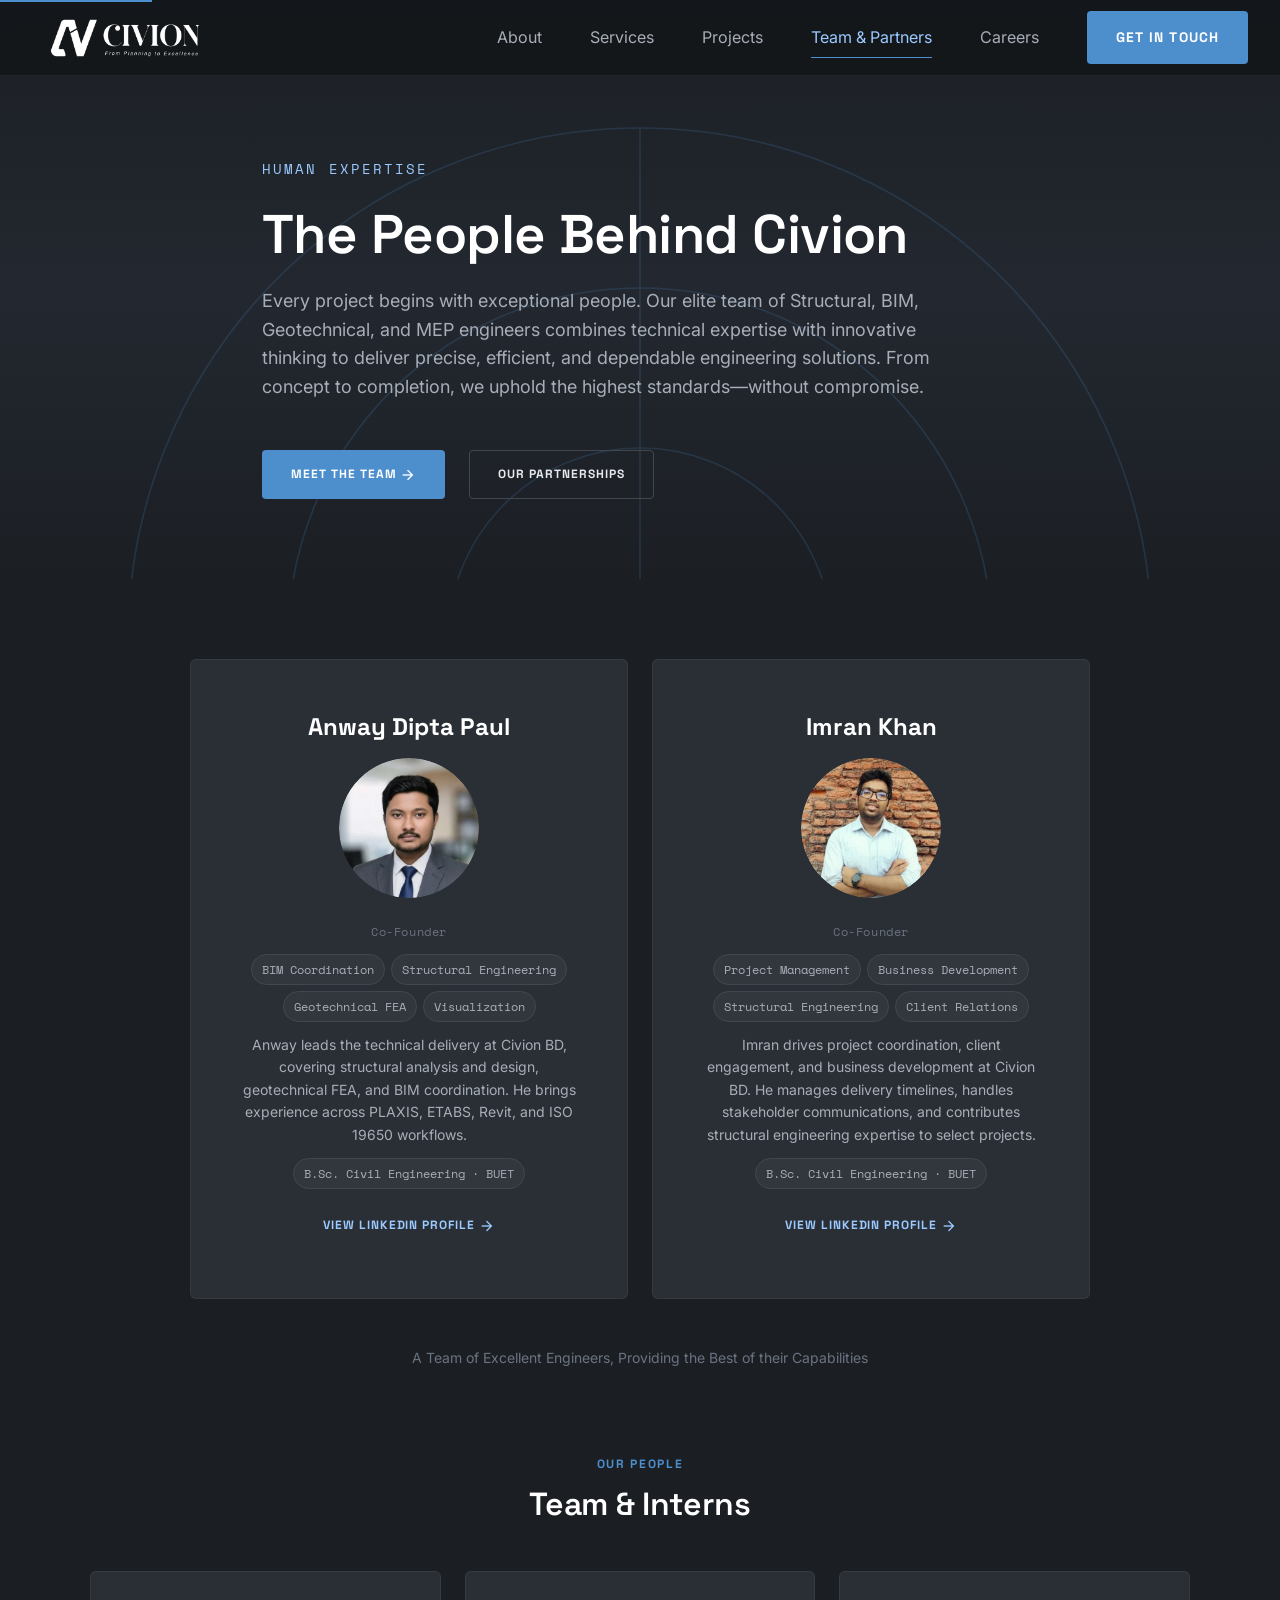
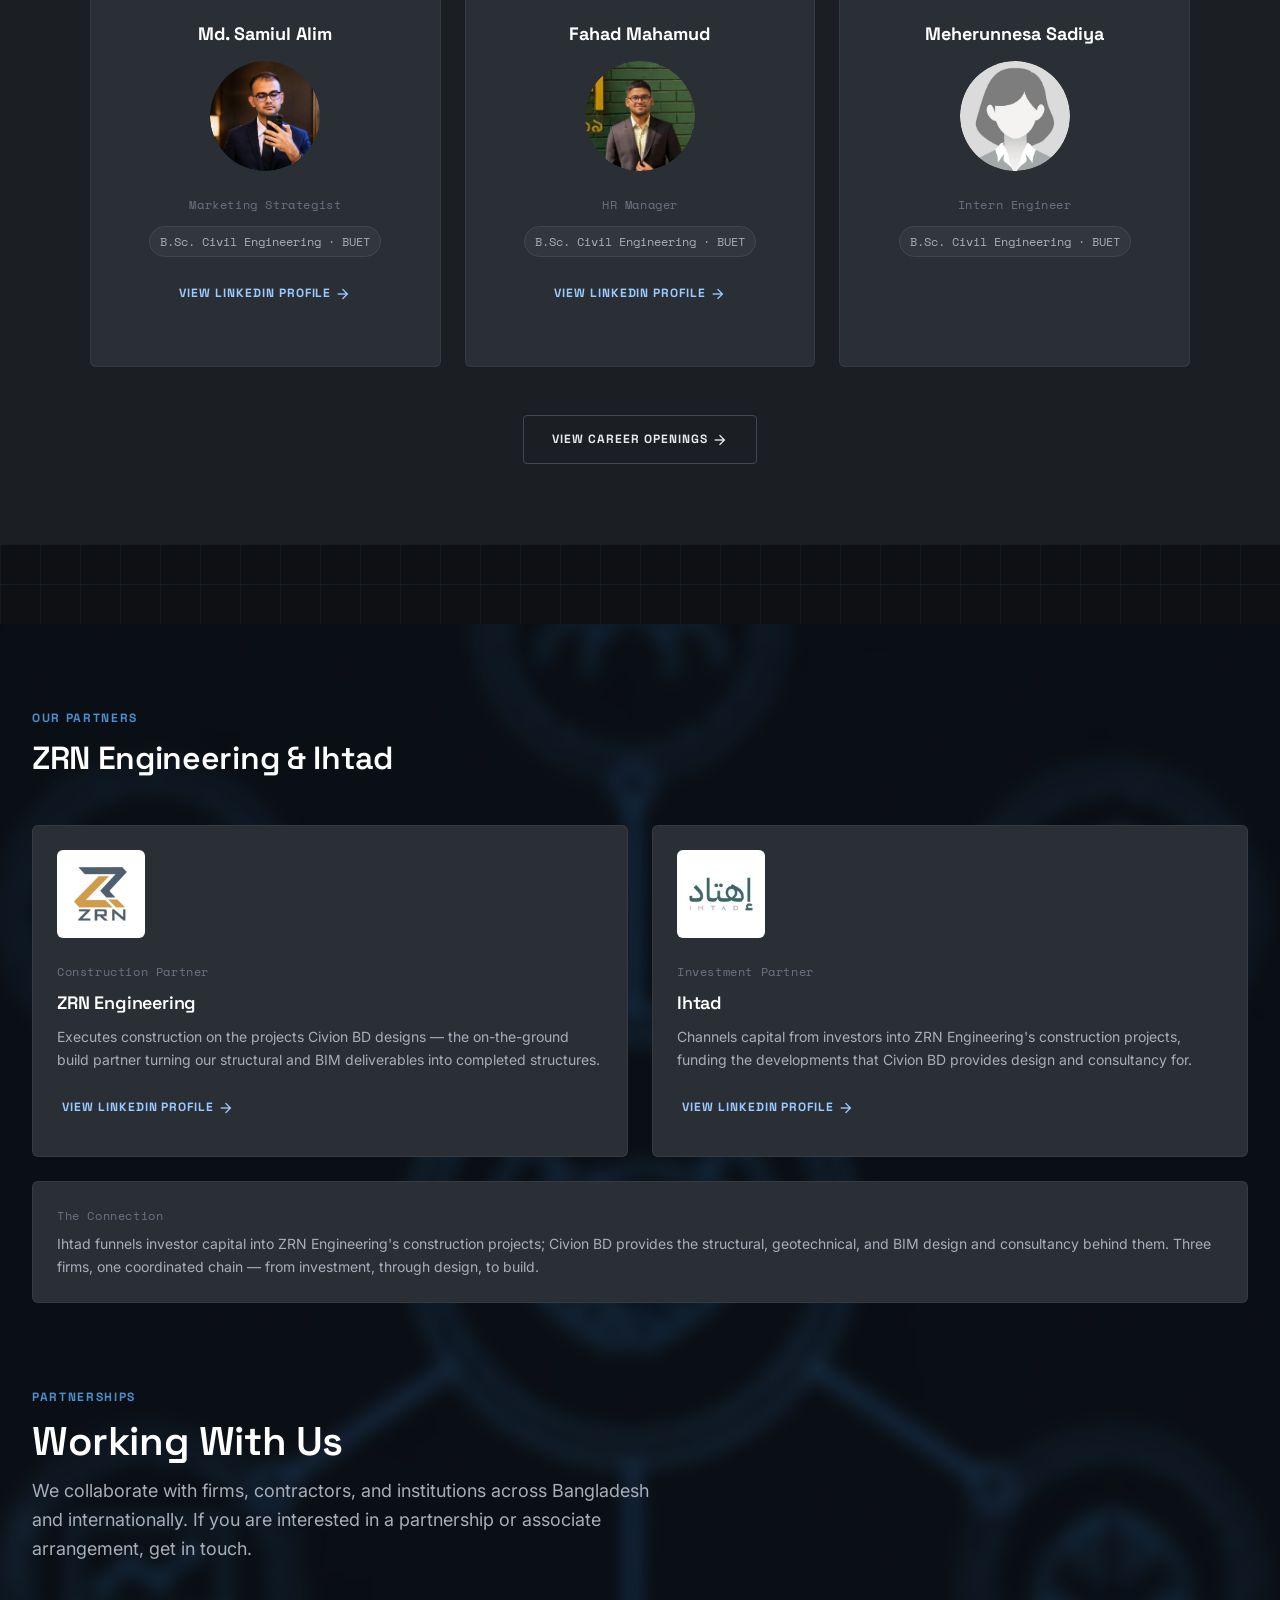
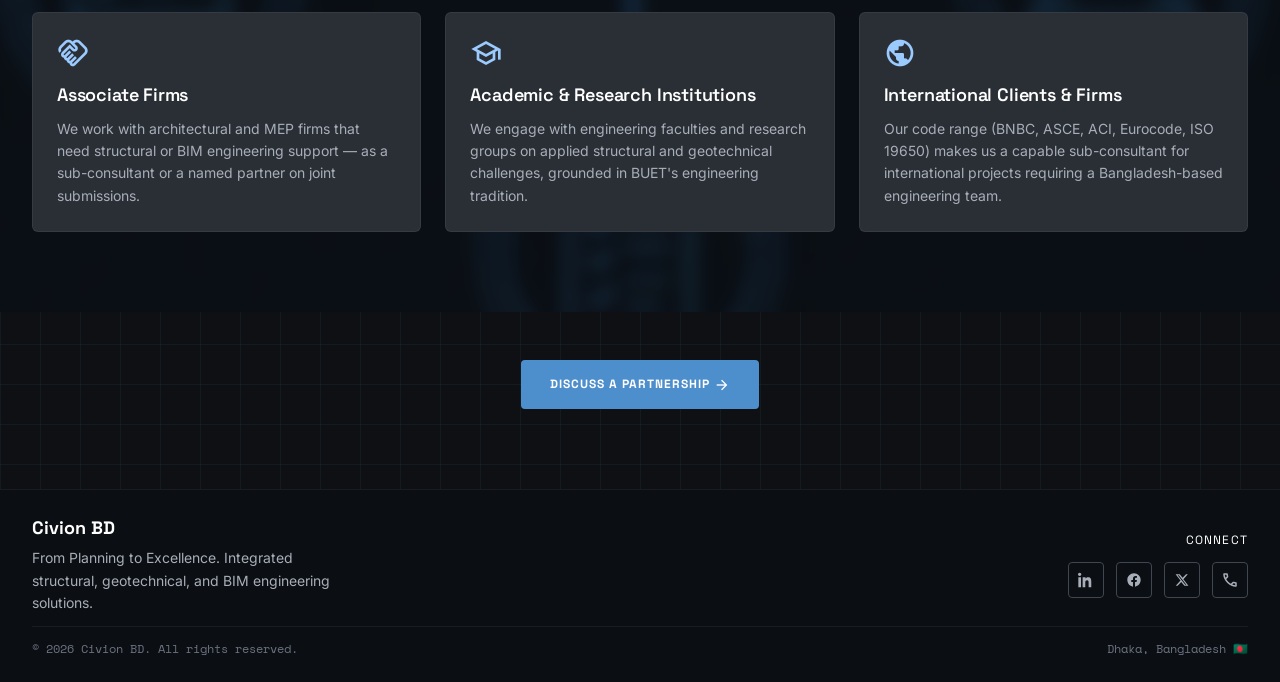
<file: team-and-partnerships/index.html>
<!DOCTYPE html>
<html lang="en">

<head>
  <meta charset="UTF-8" />
  <meta name="viewport" content="width=device-width, initial-scale=1.0" />
  <title>Team & Partnerships — Civion BD</title>
  <meta name="description"
    content="Meet the co-founders of Civion BD — Anway Dipta Paul and Imran Khan, BUET civil engineering classmates with complementary disciplines — and our partnership approach." />
  <link rel="icon" href="../favicon.ico" sizes="any" />
  <link rel="icon" type="image/png" href="../media/logos/favicon-32.png" sizes="32x32" />
  <link rel="icon" type="image/png" href="../media/logos/favicon-16.png" sizes="16x16" />
  <link rel="apple-touch-icon" href="../media/logos/apple-touch-icon.png" />
  <meta property="og:title" content="Team & Partnerships — Civion BD" />
  <meta property="og:type" content="website" />
<meta property="og:url" content="https://civion-bd.github.io/team-and-partnerships/" />
<link rel="canonical" href="https://civion-bd.github.io/team-and-partnerships/" />
<meta name="twitter:card" content="summary_large_image" />
<meta name="twitter:title" content="Team & Partnerships — Civion BD" />
<meta name="twitter:description" content="Meet the co-founders of Civion BD — Anway Dipta Paul and Imran Khan, BUET civil engineering classmates with complementary disciplines — and our partnership approach." />
<meta name="twitter:image" content="https://civion-bd.github.io/media/logos/civion-bd-logo-social.png" />
  <meta property="og:image" content="../media/logos/civion-bd-logo-social.png" />
  <!-- Google Analytics (GA4) — Measurement ID G-GGPD788ZMY -->
  <script async src="https://www.googletagmanager.com/gtag/js?id=G-GGPD788ZMY"></script>
  <script>
    window.dataLayer = window.dataLayer || [];
    function gtag() { dataLayer.push(arguments); }
    gtag('js', new Date());
    gtag('config', 'G-GGPD788ZMY', { anonymize_ip: true });
  </script>
  <link rel="preconnect" href="https://fonts.googleapis.com" />
  <link rel="preconnect" href="https://fonts.gstatic.com" crossorigin />
  <link
    href="https://fonts.googleapis.com/css2?family=Inter:wght@400;500;600;700&family=Space+Grotesk:wght@500;600;700&family=Space+Mono:wght@400;700&display=swap"
    rel="stylesheet" />
  <link
    href="https://fonts.googleapis.com/css2?family=Material+Symbols+Outlined:opsz,wght,FILL,GRAD@20..48,100..700,0..1,-50..200&display=swap"
    rel="stylesheet" />
  <link rel="stylesheet" href="../assets/css/main.css" />
  <link rel="stylesheet" href="../assets/css/animations.css" />
  <style>
    .material-symbols-outlined {
      font-variation-settings: 'FILL' 0, 'wght' 400, 'GRAD' 0, 'opsz' 24;
      font-size: 24px;
      line-height: 1;
    }

    .team-card {
      text-align: center;
      padding: var(--space-lg);
    }

    .team-card__portrait {
      width: 140px;
      height: 140px;
      border-radius: var(--radius-full);
      margin: 0 auto var(--space-md);
      display: flex;
      align-items: center;
      justify-content: center;
      position: relative;
      overflow: hidden;
    }

    .team-card__name {
      font-family: var(--font-secondary);
      font-weight: 700;
      font-size: var(--fs-xl);
      color: var(--color-white);
      margin-bottom: var(--space-sm);
    }

    .partner-logo {
      width: 88px;
      height: 88px;
      border-radius: var(--radius-md);
      background: var(--color-white);
      display: flex;
      align-items: center;
      justify-content: center;
      overflow: hidden;
      margin-bottom: var(--space-md);
      padding: 10px;
    }
    .partner-logo img { width: 100%; height: 100%; object-fit: contain; display: block; }

    /* Shared backdrop for the Our Partners + Partnership Types subsections */
    .partners-bg {
      position: relative;
      isolation: isolate;
      padding: var(--space-xl) var(--space-lg);
      margin: 0 calc(var(--space-lg) * -1) var(--space-lg);
      border-radius: var(--radius-lg);
      overflow: hidden;
    }
    .partners-bg::before {
      content: "";
      position: absolute;
      inset: 0;
      z-index: -2;
      background-image: url('../media/partnerships/partnership-network-v01.webp');
      background-size: cover;
      background-position: center;
      background-repeat: no-repeat;
      filter: blur(9px) brightness(1.35) contrast(1.15) saturate(1.25);
      transform: scale(1.06);
    }
    .partners-bg::after {
      content: "";
      position: absolute;
      inset: 0;
      z-index: -1;
      background: rgba(14,17,22,0.62);
    }
  </style>
<script type="application/ld+json">
{
  "@context": "https://schema.org",
  "@type": "ProfessionalService",
  "@id": "https://civion-bd.github.io/#organization",
  "name": "Civion BD",
  "alternateName": "Civion BD Engineering Consultancy",
  "url": "https://civion-bd.github.io/",
  "logo": "https://civion-bd.github.io/media/logos/civion-bd-logo-square.png",
  "image": "https://civion-bd.github.io/media/logos/civion-bd-logo-social.png",
  "description": "A Dhaka-based structural, geotechnical, and BIM engineering consultancy delivering analysis, design, and coordination under BNBC, ASCE, ACI, and ISO 19650.",
  "email": "civionbd@gmail.com",
  "telephone": "+8801931955112",
  "address": {
    "@type": "PostalAddress",
    "streetAddress": "House # 771-A, Road # 11, Avenue # 6, Mirpur DOHS",
    "addressLocality": "Dhaka",
    "postalCode": "1216",
    "addressCountry": "BD"
  },
  "areaServed": "BD",
  "priceRange": "$$",
  "sameAs": [
    "https://www.linkedin.com/company/civion-bd/",
    "https://www.facebook.com/civion.bd.official",
    "https://x.com/civionbd"
  ]
}
</script>
<script type="application/ld+json">
{
  "@context": "https://schema.org",
  "@type": "BreadcrumbList",
  "itemListElement": [
    {
      "@type": "ListItem",
      "position": 1,
      "name": "Home",
      "item": "https://civion-bd.github.io/"
    },
    {
      "@type": "ListItem",
      "position": 2,
      "name": "Team & Partnerships",
      "item": "https://civion-bd.github.io/team-and-partnerships/"
    }
  ]
}
</script>
</head>

<body data-page="team" data-depth="1">
  <a href="#main" class="skip-link">Skip to content</a>
  <nav class="nav" id="topNav">
    <div class="nav__inner">
      <a href="../" class="nav__logo">
        <img src="../media/logos/civion-bd-logo-light.png" alt="Civion BD" class="nav__logo-img" />
      </a>

      <button class="nav__toggle" aria-label="Toggle navigation menu" aria-expanded="false">
        <span></span><span></span><span></span>
      </button>

      <div class="nav__links">
        <a href="../about/" class="nav__link" data-page="about">About</a>
        <a href="../services/" class="nav__link" data-page="services">Services</a>
        <a href="../projects/" class="nav__link" data-page="projects">Projects</a>
        <a href="../team-and-partnerships/" class="nav__link" data-page="team">Team &amp; Partners</a>
        <a href="../careers/" class="nav__link" data-page="careers">Careers</a>
        <a href="../contact/" class="btn btn--primary">Get In Touch</a>
      </div>
    </div>
  </nav>

  <main id="main">

    <section class="section bg-gradient-steel"
      style="padding-top:calc(var(--nav-height) + var(--space-xl));position:relative;overflow:hidden;">
      <svg class="wireframe-orbit" viewBox="0 0 400 400" xmlns="http://www.w3.org/2000/svg" aria-hidden="true">
        <circle cx="200" cy="200" r="160" stroke="#4D8ECC" stroke-width="0.5" fill="none" />
        <circle cx="200" cy="200" r="110" stroke="#4D8ECC" stroke-width="0.5" fill="none" />
        <circle cx="200" cy="200" r="60" stroke="#4D8ECC" stroke-width="0.5" fill="none" />
        <line x1="40" y1="200" x2="360" y2="200" stroke="#4D8ECC" stroke-width="0.5" />
        <line x1="200" y1="40" x2="200" y2="360" stroke="#4D8ECC" stroke-width="0.5" />
      </svg>
      <div class="container" style="position:relative;max-width:820px;">
        <span class="hero__eyebrow">Human Expertise</span>
        <h1 class="hero__title" style="font-size:clamp(2.2rem,4.5vw,3.4rem);margin-top:var(--space-md);">The People
          Behind Civion</h1>
        <p class="hero__subtitle">Every project begins with exceptional people. Our elite team of Structural, BIM,
          Geotechnical, and MEP engineers combines technical expertise with innovative thinking to deliver precise,
          efficient, and dependable engineering solutions. From concept to completion, we uphold the highest
          standards—without compromise.</p>
        <div class="hero__ctas">
          <a href="#our-team" class="btn btn--primary">Meet the Team <span class="material-symbols-outlined icon">arrow_forward</span></a>
          <a href="#partnerships" class="btn btn--secondary">Our Partnerships</a>
        </div>
      </div>
    </section>

    <!-- ================= TEAM ================= -->
    <section class="section bg-charcoal" id="our-team">
      <div class="container">
        <div class="grid grid-2" style="max-width:900px;margin:0 auto;">

          <div class="card team-card" data-reveal>
            <p class="team-card__name">Anway Dipta Paul</p>
            <div class="team-card__portrait"><img src="../media/team/anway-portrait-v01.webp" alt="Anway Dipta Paul"
                class="img-cover" loading="lazy" style="border-radius:var(--radius-full);" /></div>
            <p class="mono-tag" style="margin-bottom:var(--space-sm);">Co-Founder</p>
            <div class="flex" style="flex-wrap:wrap;gap:6px;justify-content:center;margin-bottom:var(--space-sm);">
              <span class="chip">BIM Coordination</span><span class="chip">Structural Engineering</span>
              <span class="chip">Geotechnical FEA</span><span class="chip">Visualization</span>
            </div>
            <p style="font-size:var(--fs-sm);margin-bottom:var(--space-sm);">Anway leads the technical delivery at
              Civion BD, covering structural analysis and design, geotechnical FEA, and BIM coordination. He brings
              experience across PLAXIS, ETABS, Revit, and ISO 19650 workflows.</p>
            <div class="chip" style="margin-bottom:var(--space-sm);">B.Sc. Civil Engineering · BUET</div>
            <div>
              <a href="https://www.linkedin.com/in/adp237/" target="_blank" rel="noopener" class="btn btn--ghost">View
                LinkedIn Profile <span class="material-symbols-outlined icon">arrow_forward</span></a>
            </div>
          </div>

          <div class="card team-card" data-reveal data-reveal-delay="1">
            <p class="team-card__name">Imran Khan</p>
            <div class="team-card__portrait"><img src="../media/team/imran-portrait-v01.webp" alt="Imran Khan"
                class="img-cover" loading="lazy" style="border-radius:var(--radius-full);" /></div>
            <p class="mono-tag" style="margin-bottom:var(--space-sm);">Co-Founder</p>
            <div class="flex" style="flex-wrap:wrap;gap:6px;justify-content:center;margin-bottom:var(--space-sm);">
              <span class="chip">Project Management</span><span class="chip">Business Development</span>
              <span class="chip">Structural Engineering</span><span class="chip">Client Relations</span>
            </div>
            <p style="font-size:var(--fs-sm);margin-bottom:var(--space-sm);">Imran drives project coordination, client
              engagement, and business development at Civion BD. He manages delivery timelines, handles stakeholder
              communications, and contributes structural engineering expertise to select projects.</p>
            <div class="chip" style="margin-bottom:var(--space-sm);">B.Sc. Civil Engineering · BUET</div>
            <div>
              <a href="https://www.linkedin.com/in/md-imran-khan-03837a269/" target="_blank" rel="noopener"
                class="btn btn--ghost">View LinkedIn Profile <span
                  class="material-symbols-outlined icon">arrow_forward</span></a>
            </div>
          </div>

        </div>
        <p class="text-center" style="margin-top:var(--space-lg);color:var(--color-steel-gray);font-size:var(--fs-sm);"
          data-reveal>A Team of Excellent Engineers, Providing the Best of their Capabilities
        </p>

        <!-- ================= EMPLOYEES ================= -->
        <div class="section-head" style="margin-top:var(--space-xl);text-align:center;" data-reveal>
          <span class="eyebrow">Our People</span>
          <h2 class="section-title" style="font-size:var(--fs-2xl);">Team &amp; Interns</h2>
        </div>
        <div class="grid grid-3" style="max-width:1100px;margin:0 auto;">

          <div class="card team-card" data-reveal>
            <p class="team-card__name" style="font-size:var(--fs-lg);">Md. Samiul Alim</p>
            <div class="team-card__portrait" style="width:110px;height:110px;"><img
                src="../media/team/samiul-portrait-v01.webp" alt="Md. Samiul Alim" class="img-cover"
                loading="lazy" style="border-radius:var(--radius-full);" /></div>
            <p class="mono-tag" style="margin-bottom:var(--space-sm);">Marketing Strategist</p>
            <div class="chip" style="margin-bottom:var(--space-sm);">B.Sc. Civil Engineering · BUET</div>
            <div>
              <a href="https://www.linkedin.com/in/samiulalim04090/" target="_blank" rel="noopener"
                class="btn btn--ghost">View LinkedIn Profile <span
                  class="material-symbols-outlined icon">arrow_forward</span></a>
            </div>
          </div>

          <div class="card team-card" data-reveal data-reveal-delay="1">
            <p class="team-card__name" style="font-size:var(--fs-lg);">Fahad Mahamud</p>
            <div class="team-card__portrait" style="width:110px;height:110px;"><img
                src="../media/team/fahad-portrait-v01.webp" alt="Fahad Mahamud" class="img-cover"
                loading="lazy" style="border-radius:var(--radius-full);" /></div>
            <p class="mono-tag" style="margin-bottom:var(--space-sm);">HR Manager</p>
            <div class="chip" style="margin-bottom:var(--space-sm);">B.Sc. Civil Engineering · BUET</div>
            <div>
              <a href="https://www.linkedin.com/in/fahad-mahamud-45b771387/" target="_blank" rel="noopener"
                class="btn btn--ghost">View LinkedIn Profile <span
                  class="material-symbols-outlined icon">arrow_forward</span></a>
            </div>
          </div>

          <div class="card team-card" data-reveal data-reveal-delay="2">
            <p class="team-card__name" style="font-size:var(--fs-lg);">Meherunnesa Sadiya</p>
            <div class="team-card__portrait" style="width:110px;height:110px;"><img
                src="../media/team/sadiya-portrait-placeholder-v01.webp" alt="Meherunnesa Sadiya" class="img-cover"
                loading="lazy" style="border-radius:var(--radius-full);" /></div>
            <p class="mono-tag" style="margin-bottom:var(--space-sm);">Intern Engineer</p>
            <div class="chip" style="margin-bottom:var(--space-sm);">B.Sc. Civil Engineering · BUET</div>
          </div>

        </div>

        <div class="text-center" style="margin-top:var(--space-lg);" data-reveal>
          <a href="../careers/" class="btn btn--secondary">View Career Openings <span
              class="material-symbols-outlined icon">arrow_forward</span></a>
        </div>
      </div>
    </section>

    <!-- ================= PARTNERSHIPS ================= -->
    <section class="section bg-blueprint" id="partnerships">
      <div class="container">

        <div class="partners-bg">

          <!-- ================= OUR PARTNERS ================= -->
          <div class="section-head" data-reveal>
            <span class="eyebrow">Our Partners</span>
            <h2 class="section-title" style="font-size:var(--fs-2xl);">ZRN Engineering &amp; Ihtad</h2>
          </div>
          <div class="grid grid-2" style="margin-bottom:var(--space-md);">
            <div class="card" data-reveal>
              <div class="partner-logo"><img src="../media/partnerships/zrn_engineering_logo.jpg"
                  alt="ZRN Engineering logo" /></div>
              <p class="mono-tag" style="margin-bottom:8px;">Construction Partner</p>
              <h3 style="font-size:var(--fs-lg);margin-bottom:8px;">ZRN Engineering</h3>
              <p style="font-size:var(--fs-sm);color:var(--color-soft-gray);margin-bottom:var(--space-sm);">Executes construction on the projects
                Civion BD designs — the on-the-ground build partner turning our structural and BIM deliverables into
                completed structures.</p>
              <div>
                <a href="https://www.linkedin.com/company/zrn-engineering" target="_blank" rel="noopener"
                  class="btn btn--ghost">View LinkedIn Profile <span
                    class="material-symbols-outlined icon">arrow_forward</span></a>
              </div>
            </div>
            <div class="card" data-reveal data-reveal-delay="1">
              <div class="partner-logo"><img src="../media/partnerships/ihtad_logo.jpg" alt="Ihtad logo" /></div>
              <p class="mono-tag" style="margin-bottom:8px;">Investment Partner</p>
              <h3 style="font-size:var(--fs-lg);margin-bottom:8px;">Ihtad</h3>
              <p style="font-size:var(--fs-sm);color:var(--color-soft-gray);margin-bottom:var(--space-sm);">Channels capital from investors into
                ZRN Engineering's construction projects, funding the developments that Civion BD provides design and
                consultancy for.</p>
              <div>
                <a href="https://www.linkedin.com/company/ihtad/" target="_blank" rel="noopener"
                  class="btn btn--ghost">View LinkedIn Profile <span
                    class="material-symbols-outlined icon">arrow_forward</span></a>
              </div>
            </div>
          </div>
          <div class="card card--flat" style="margin-bottom:var(--space-xl);" data-reveal data-reveal-delay="2">
            <p class="mono-tag" style="margin-bottom:8px;">The Connection</p>
            <p style="font-size:var(--fs-sm);color:var(--color-soft-gray);">Ihtad funnels investor capital into ZRN
              Engineering's construction projects; Civion BD provides the structural, geotechnical, and BIM design
              and consultancy behind them. Three firms, one coordinated chain — from investment, through design, to
              build.</p>
          </div>

          <!-- ================= PARTNERSHIP TYPES ================= -->
          <div style="margin-bottom:var(--space-lg);" data-reveal>
            <span class="eyebrow">Partnerships</span>
            <h2 class="section-title">Working With Us</h2>
            <p class="section-subtitle">We collaborate with firms, contractors, and institutions across Bangladesh and
              internationally. If you are interested in a partnership or associate arrangement, get in touch.</p>
          </div>

          <div class="grid grid-3">
            <div class="card" data-reveal data-reveal-delay="1">
              <span class="material-symbols-outlined"
                style="color:var(--color-accent-bright);font-size:32px;margin-bottom:var(--space-sm);">handshake</span>
              <h3 style="font-size:var(--fs-lg);margin-bottom:8px;">Associate Firms</h3>
              <p style="font-size:var(--fs-sm);">We work with architectural and MEP firms that need structural or BIM
                engineering support — as a sub-consultant or a named partner on joint submissions.</p>
            </div>
            <div class="card" data-reveal data-reveal-delay="2">
              <span class="material-symbols-outlined"
                style="color:var(--color-accent-bright);font-size:32px;margin-bottom:var(--space-sm);">school</span>
              <h3 style="font-size:var(--fs-lg);margin-bottom:8px;">Academic &amp; Research Institutions</h3>
              <p style="font-size:var(--fs-sm);">We engage with engineering faculties and research groups on applied
                structural and geotechnical challenges, grounded in BUET's engineering tradition.</p>
            </div>
            <div class="card" data-reveal data-reveal-delay="3">
              <span class="material-symbols-outlined"
                style="color:var(--color-accent-bright);font-size:32px;margin-bottom:var(--space-sm);">public</span>
              <h3 style="font-size:var(--fs-lg);margin-bottom:8px;">International Clients &amp; Firms</h3>
              <p style="font-size:var(--fs-sm);">Our code range (BNBC, ASCE, ACI, Eurocode, ISO 19650) makes us a capable
                sub-consultant for international projects requiring a Bangladesh-based engineering team.</p>
            </div>
          </div>

        </div>

        <div class="text-center mt-lg" data-reveal>
          <a href="../contact/#contact" class="btn btn--primary">Discuss a Partnership <span
              class="material-symbols-outlined icon">arrow_forward</span></a>
        </div>
      </div>
    </section>

  </main>

  <footer class="footer">
    <div class="container">
      <div class="footer__top">
      <div class="footer__brand">
        <span class="footer__brand-name">Civion BD</span>
        <p class="footer__tagline">From Planning to Excellence. Integrated structural, geotechnical, and BIM engineering solutions.</p>
      </div>

      <div class="footer__col footer__col--connect">
        <span class="footer__col-title">Connect</span>
        <div class="footer__social">
          <a href="https://www.linkedin.com/company/civion-bd/" target="_blank" rel="noopener" aria-label="Civion BD on LinkedIn" title="LinkedIn">
            <svg width="16" height="16" viewBox="0 0 24 24" fill="currentColor" aria-hidden="true"><path d="M4.98 3.5C4.98 4.88 3.87 6 2.5 6S0 4.88 0 3.5 1.12 1 2.5 1s2.48 1.12 2.48 2.5zM.5 8h4V23h-4V8zm7 0h3.8v2.05h.05c.53-1 1.83-2.05 3.77-2.05 4.03 0 4.78 2.65 4.78 6.1V23h-4v-6.9c0-1.65-.03-3.77-2.3-3.77-2.3 0-2.65 1.8-2.65 3.65V23h-4V8z"/></svg>
          </a>
          <a href="https://www.facebook.com/civion.bd.official" target="_blank" rel="noopener" aria-label="Civion BD on Facebook" title="Facebook">
            <svg width="16" height="16" viewBox="0 0 24 24" fill="currentColor" aria-hidden="true"><path d="M22 12.06C22 6.51 17.52 2 12 2S2 6.51 2 12.06c0 5.02 3.66 9.18 8.44 9.94v-7.03H7.9v-2.91h2.54V9.85c0-2.51 1.49-3.9 3.77-3.9 1.09 0 2.23.2 2.23.2v2.46h-1.26c-1.24 0-1.63.77-1.63 1.56v1.89h2.78l-.44 2.91h-2.34V22c4.78-.76 8.44-4.92 8.44-9.94z"/></svg>
          </a>
          <a href="https://x.com/civionbd" target="_blank" rel="noopener" aria-label="Civion BD on X" title="X">
            <svg width="14" height="14" viewBox="0 0 24 24" fill="currentColor" aria-hidden="true"><path d="M18.9 2H22l-7.6 8.7L23 22h-6.9l-5.4-6.6L4.4 22H1.3l8.1-9.3L1 2h7.1l4.9 6.1L18.9 2zM17.6 20h1.9L6.5 4H4.5l13.1 16z"/></svg>
          </a>
          <a href="tel:+8801931955112" aria-label="Call Civion BD" title="Call Civion BD">
            <span class="material-symbols-outlined" aria-hidden="true" style="font-size:18px;">call</span>
          </a>
        </div>
      </div>
    </div>

    <div class="footer__bottom">
        <span class="footer__meta">&copy; <span data-year></span> Civion BD. All rights reserved.</span>
        <span class="footer__meta">Dhaka, Bangladesh 🇧🇩</span>
      </div>
    </div>
  </footer>

  <script src="../assets/js/main.js" defer></script>
  <script src="../assets/js/animations.js" defer></script>
</body>

</html>
</file>
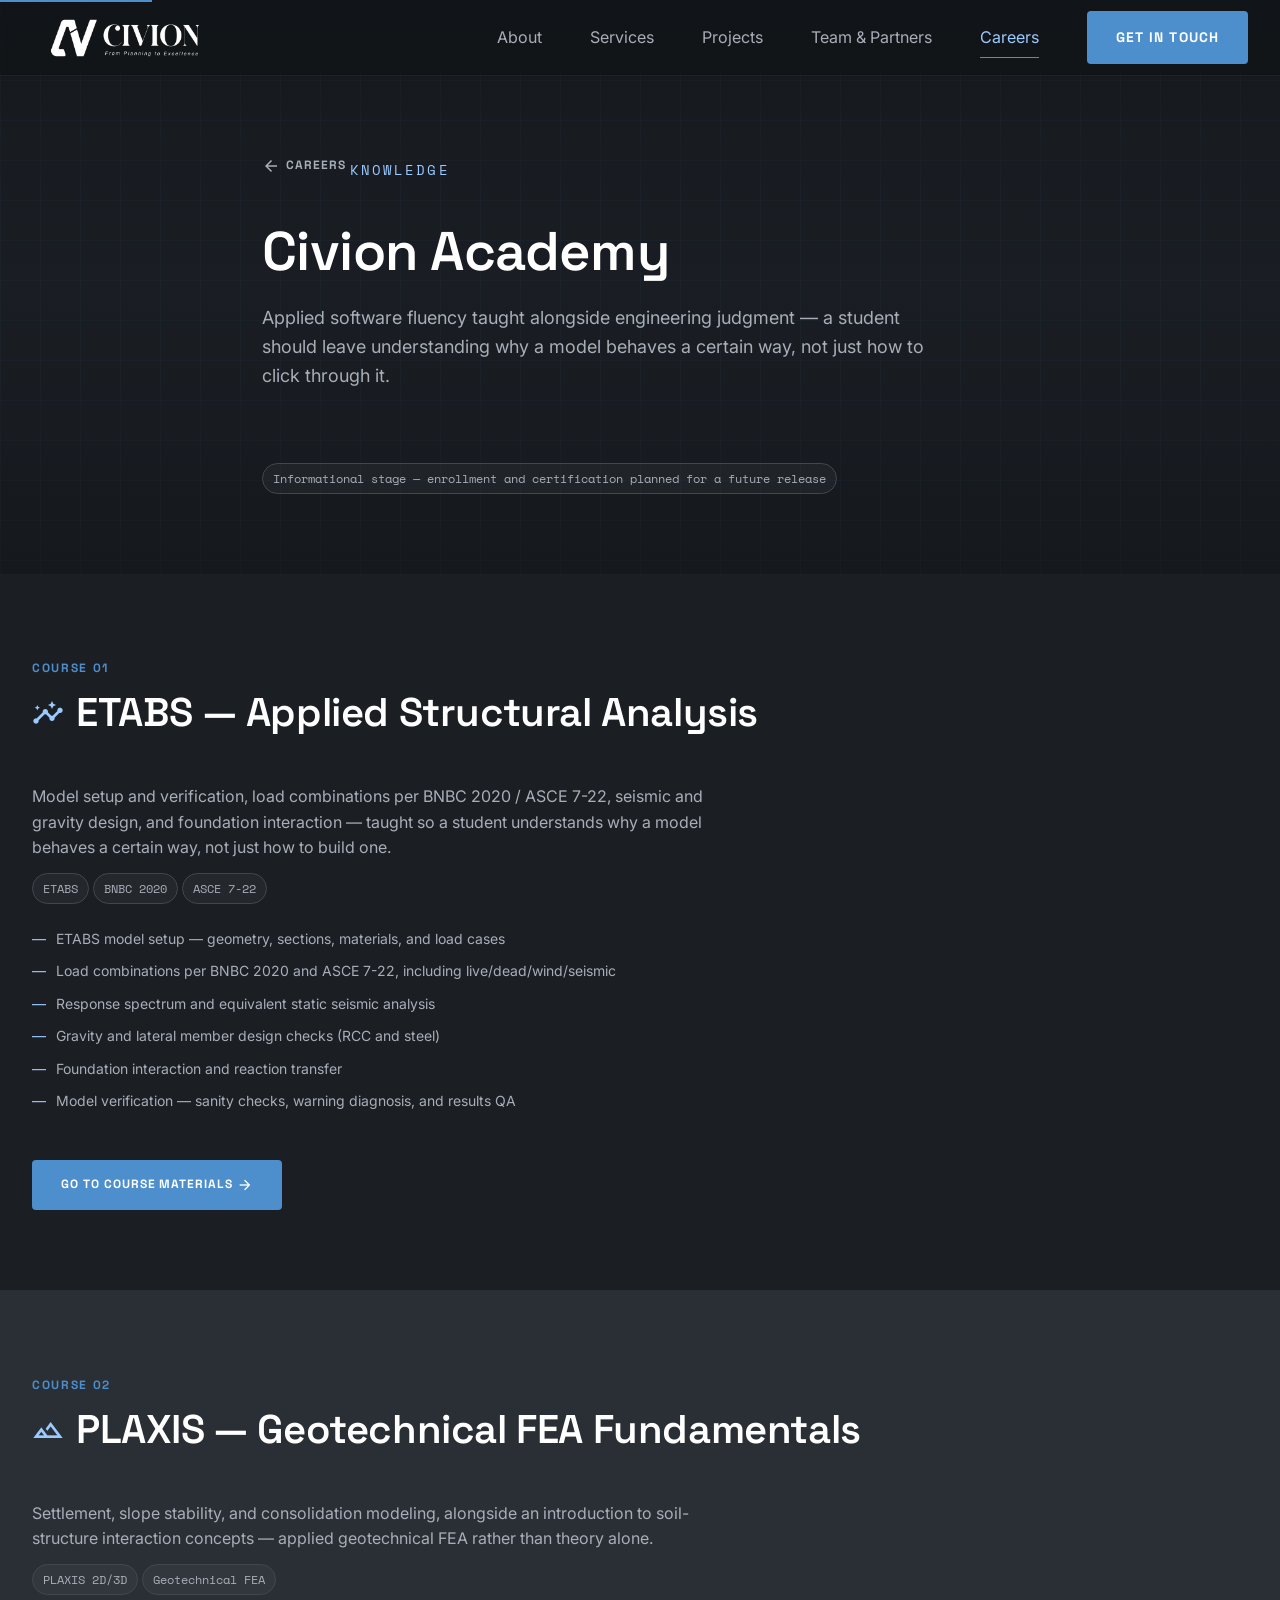
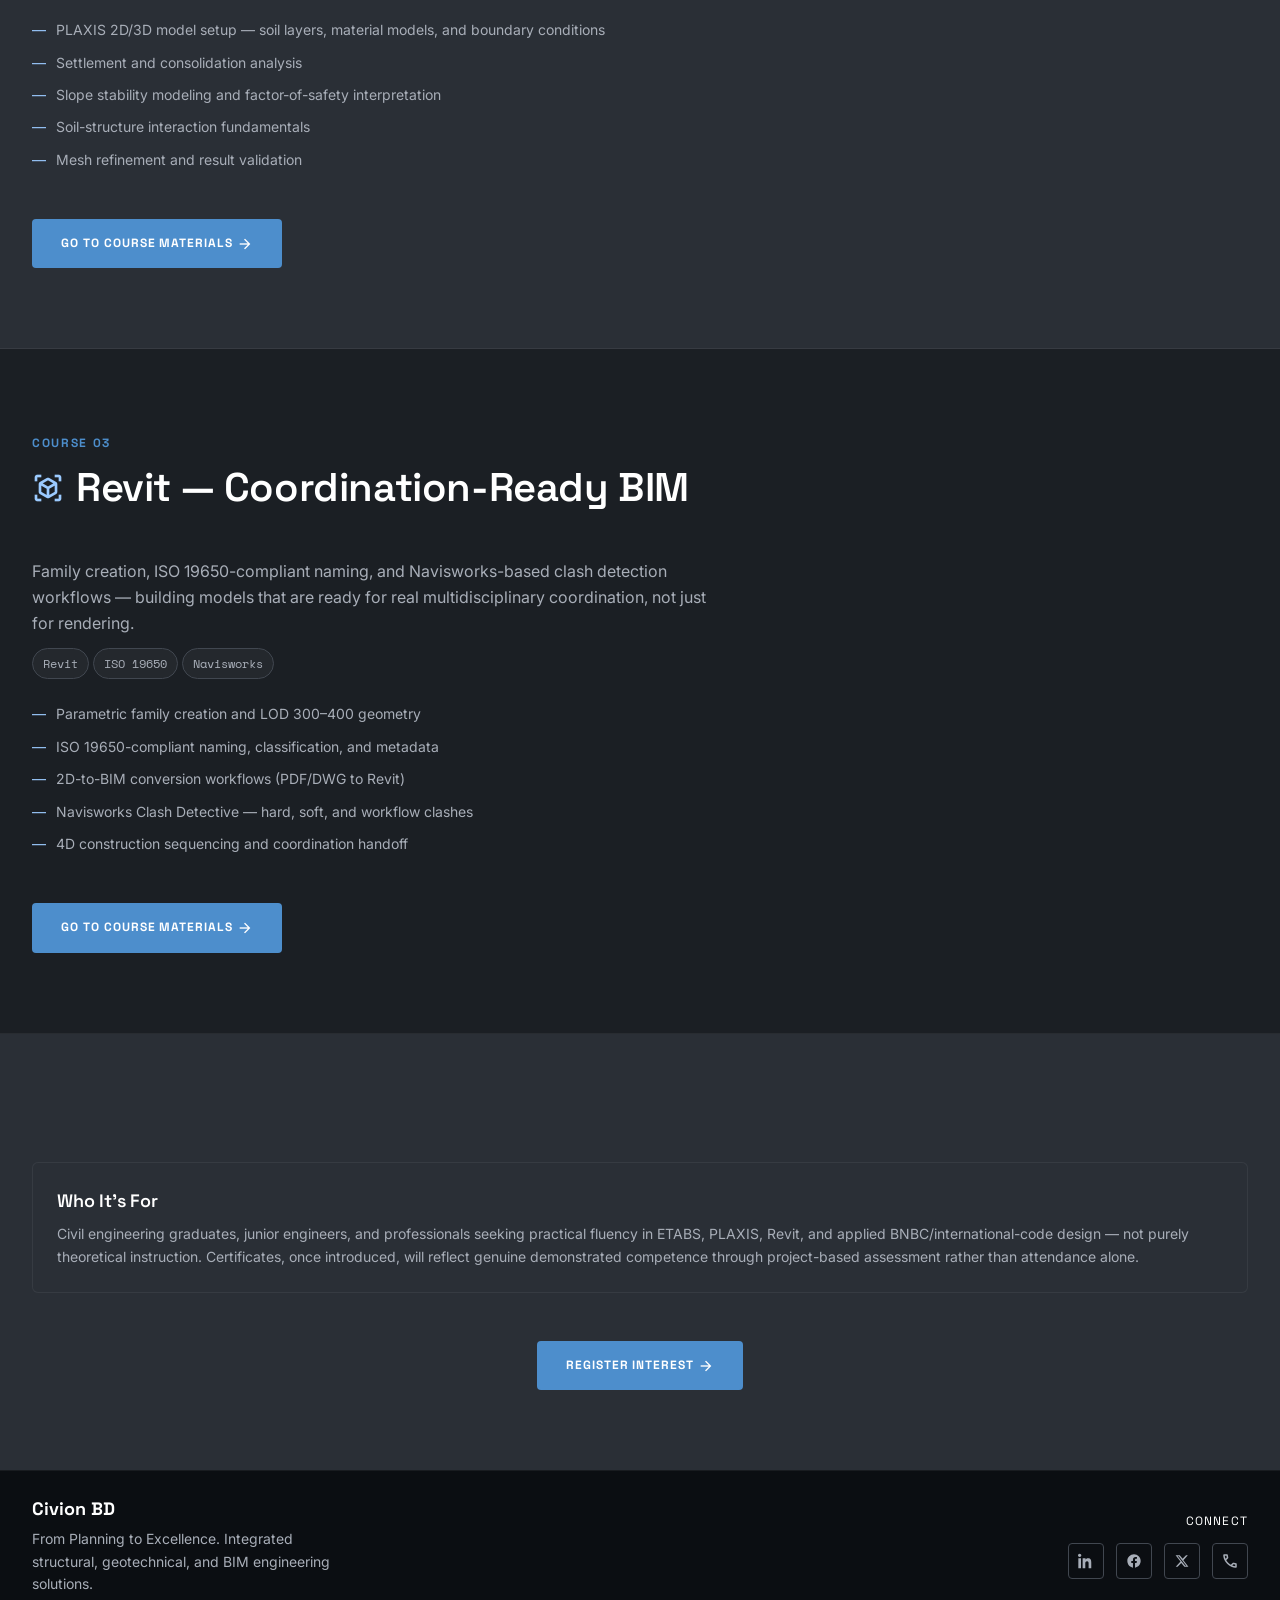
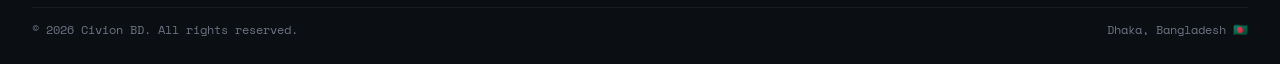
<file: careers/courses/index.html>
<!DOCTYPE html>
<html lang="en">
<head>
<meta charset="UTF-8" />
<meta name="viewport" content="width=device-width, initial-scale=1.0" />
<title>Courses — Civion Academy | Civion BD</title>
<meta name="description" content="Civion Academy — applied engineering training in ETABS, PLAXIS, and Revit. Informational stage; enrollment planned for a future release." />
<link rel="icon" href="../../favicon.ico" sizes="any" />
<link rel="icon" type="image/png" href="../../media/logos/favicon-32.png" sizes="32x32" />
<link rel="icon" type="image/png" href="../../media/logos/favicon-16.png" sizes="16x16" />
<link rel="apple-touch-icon" href="../../media/logos/apple-touch-icon.png" />
<meta property="og:title" content="Courses — Civion Academy" />
<meta property="og:type" content="website" />
<meta property="og:url" content="https://civion-bd.github.io/careers/courses/" />
<link rel="canonical" href="https://civion-bd.github.io/careers/courses/" />
<meta name="twitter:card" content="summary_large_image" />
<meta name="twitter:title" content="Courses — Civion Academy" />
<meta name="twitter:description" content="Civion Academy — applied engineering training in ETABS, PLAXIS, and Revit. Informational stage; enrollment planned for a future release." />
<meta name="twitter:image" content="https://civion-bd.github.io/media/logos/civion-bd-logo-social.png" />
<meta property="og:image" content="../../media/logos/civion-bd-logo-social.png" />
<!-- Google Analytics (GA4) — Measurement ID G-GGPD788ZMY -->
<script async src="https://www.googletagmanager.com/gtag/js?id=G-GGPD788ZMY"></script>
<script>
  window.dataLayer = window.dataLayer || [];
  function gtag(){dataLayer.push(arguments);}
  gtag('js', new Date());
  gtag('config', 'G-GGPD788ZMY', { anonymize_ip: true });
</script>
<link rel="preconnect" href="https://fonts.googleapis.com" />
<link rel="preconnect" href="https://fonts.gstatic.com" crossorigin />
<link href="https://fonts.googleapis.com/css2?family=Inter:wght@400;500;600;700&family=Space+Grotesk:wght@500;600;700&family=Space+Mono:wght@400;700&display=swap" rel="stylesheet" />
<link href="https://fonts.googleapis.com/css2?family=Material+Symbols+Outlined:opsz,wght,FILL,GRAD@20..48,100..700,0..1,-50..200&display=swap" rel="stylesheet" />
<link rel="stylesheet" href="../../assets/css/main.css" />
<link rel="stylesheet" href="../../assets/css/animations.css" />
<style>.material-symbols-outlined{font-variation-settings:'FILL' 0,'wght' 400,'GRAD' 0,'opsz' 24;font-size:24px;line-height:1;}
  .course-section { padding: var(--space-xl) 0; border-bottom: 1px solid rgba(255,255,255,0.06); }
  .course-section:last-of-type { border-bottom: none; }
  .course-outline { font-size: var(--fs-sm); color: var(--color-soft-gray); display: flex; flex-direction: column; gap: 10px; margin: var(--space-md) 0 var(--space-lg); max-width: 680px; }
  .course-outline li { display: flex; gap: 10px; align-items: flex-start; }
  .course-outline li::before { content: '—'; color: var(--color-accent-bright); flex-shrink: 0; }
</style>
<script type="application/ld+json">
{
  "@context": "https://schema.org",
  "@type": "ProfessionalService",
  "@id": "https://civion-bd.github.io/#organization",
  "name": "Civion BD",
  "alternateName": "Civion BD Engineering Consultancy",
  "url": "https://civion-bd.github.io/",
  "logo": "https://civion-bd.github.io/media/logos/civion-bd-logo-square.png",
  "image": "https://civion-bd.github.io/media/logos/civion-bd-logo-social.png",
  "description": "A Dhaka-based structural, geotechnical, and BIM engineering consultancy delivering analysis, design, and coordination under BNBC, ASCE, ACI, and ISO 19650.",
  "email": "civionbd@gmail.com",
  "telephone": "+8801931955112",
  "address": {
    "@type": "PostalAddress",
    "streetAddress": "House # 771-A, Road # 11, Avenue # 6, Mirpur DOHS",
    "addressLocality": "Dhaka",
    "postalCode": "1216",
    "addressCountry": "BD"
  },
  "areaServed": "BD",
  "priceRange": "$$",
  "sameAs": [
    "https://www.linkedin.com/company/civion-bd/",
    "https://www.facebook.com/civion.bd.official",
    "https://x.com/civionbd"
  ]
}
</script>
<script type="application/ld+json">
{
  "@context": "https://schema.org",
  "@type": "BreadcrumbList",
  "itemListElement": [
    {
      "@type": "ListItem",
      "position": 1,
      "name": "Home",
      "item": "https://civion-bd.github.io/"
    },
    {
      "@type": "ListItem",
      "position": 2,
      "name": "Careers",
      "item": "https://civion-bd.github.io/careers/"
    },
    {
      "@type": "ListItem",
      "position": 3,
      "name": "Courses",
      "item": "https://civion-bd.github.io/careers/courses/"
    }
  ]
}
</script>
</head>
<body data-page="careers" data-depth="2">
<a href="#main" class="skip-link">Skip to content</a>
<nav class="nav" id="topNav">
  <div class="nav__inner">
    <a href="../../" class="nav__logo">
      <img src="../../media/logos/civion-bd-logo-light.png" alt="Civion BD" class="nav__logo-img" />
    </a>

    <button class="nav__toggle" aria-label="Toggle navigation menu" aria-expanded="false">
      <span></span><span></span><span></span>
    </button>

    <div class="nav__links">
      <a href="../../about/" class="nav__link" data-page="about">About</a>
      <a href="../../services/" class="nav__link" data-page="services">Services</a>
      <a href="../../projects/" class="nav__link" data-page="projects">Projects</a>
      <a href="../../team-and-partnerships/" class="nav__link" data-page="team">Team &amp; Partners</a>
      <a href="../../careers/" class="nav__link" data-page="careers">Careers</a>
      <a href="../../contact/" class="btn btn--primary">Get In Touch</a>
    </div>
  </div>
</nav>

<main id="main">

  <section class="section bg-gradient-steel" style="padding-top:calc(var(--nav-height) + var(--space-xl));position:relative;overflow:hidden;">
    <div class="bg-blueprint" style="position:absolute;inset:0;opacity:0.4;" aria-hidden="true"></div>
    <div class="container" style="position:relative;max-width:820px;">
      <a href="../" class="back-link"><span class="material-symbols-outlined" aria-hidden="true">arrow_back</span> Careers</a>
      <span class="hero__eyebrow">Knowledge</span>
      <h1 class="hero__title" style="font-size:clamp(2.2rem,4.5vw,3.4rem);margin-top:var(--space-md);">Civion Academy</h1>
      <p class="hero__subtitle">Applied software fluency taught alongside engineering judgment — a student should leave understanding why a model behaves a certain way, not just how to click through it.</p>
      <div class="chip" style="margin-top:var(--space-md);">Informational stage — enrollment and certification planned for a future release</div>
    </div>
  </section>

  <!-- ================= ETABS ================= -->
  <section class="course-section bg-charcoal" id="etabs">
    <div class="container">
      <div class="section-head" data-reveal>
        <span class="eyebrow">Course 01</span>
        <h2 class="section-title" style="display:flex;align-items:center;gap:12px;"><span class="material-symbols-outlined" style="color:var(--color-accent-bright);font-size:32px;">insights</span> ETABS — Applied Structural Analysis</h2>
      </div>
      <p style="font-size:var(--fs-md);max-width:680px;margin-bottom:var(--space-sm);">Model setup and verification, load combinations per BNBC 2020 / ASCE 7-22, seismic and gravity design, and foundation interaction — taught so a student understands why a model behaves a certain way, not just how to build one.</p>
      <div class="flex gap-xs" style="flex-wrap:wrap;margin-bottom:var(--space-sm);"><span class="chip">ETABS</span><span class="chip">BNBC 2020</span><span class="chip">ASCE 7-22</span></div>
      <ul class="course-outline">
        <li>ETABS model setup — geometry, sections, materials, and load cases</li>
        <li>Load combinations per BNBC 2020 and ASCE 7-22, including live/dead/wind/seismic</li>
        <li>Response spectrum and equivalent static seismic analysis</li>
        <li>Gravity and lateral member design checks (RCC and steel)</li>
        <li>Foundation interaction and reaction transfer</li>
        <li>Model verification — sanity checks, warning diagnosis, and results QA</li>
      </ul>
      <a href="https://www.youtube.com/playlist?list=PLdegxPCviAuA" target="_blank" rel="noopener" class="btn btn--primary">Go to Course Materials <span class="material-symbols-outlined icon">arrow_forward</span></a>
    </div>
  </section>

  <!-- ================= PLAXIS ================= -->
  <section class="course-section bg-gunmetal" id="plaxis">
    <div class="container">
      <div class="section-head" data-reveal>
        <span class="eyebrow">Course 02</span>
        <h2 class="section-title" style="display:flex;align-items:center;gap:12px;"><span class="material-symbols-outlined" style="color:var(--color-accent-bright);font-size:32px;">terrain</span> PLAXIS — Geotechnical FEA Fundamentals</h2>
      </div>
      <p style="font-size:var(--fs-md);max-width:680px;margin-bottom:var(--space-sm);">Settlement, slope stability, and consolidation modeling, alongside an introduction to soil-structure interaction concepts — applied geotechnical FEA rather than theory alone.</p>
      <div class="flex gap-xs" style="flex-wrap:wrap;margin-bottom:var(--space-sm);"><span class="chip">PLAXIS 2D/3D</span><span class="chip">Geotechnical FEA</span></div>
      <ul class="course-outline">
        <li>PLAXIS 2D/3D model setup — soil layers, material models, and boundary conditions</li>
        <li>Settlement and consolidation analysis</li>
        <li>Slope stability modeling and factor-of-safety interpretation</li>
        <li>Soil-structure interaction fundamentals</li>
        <li>Mesh refinement and result validation</li>
      </ul>
      <a href="https://www.youtube.com/playlist?list=PLfGQCFf1hRFA" target="_blank" rel="noopener" class="btn btn--primary">Go to Course Materials <span class="material-symbols-outlined icon">arrow_forward</span></a>
    </div>
  </section>

  <!-- ================= REVIT ================= -->
  <section class="course-section bg-charcoal" id="revit">
    <div class="container">
      <div class="section-head" data-reveal>
        <span class="eyebrow">Course 03</span>
        <h2 class="section-title" style="display:flex;align-items:center;gap:12px;"><span class="material-symbols-outlined" style="color:var(--color-accent-bright);font-size:32px;">view_in_ar</span> Revit — Coordination-Ready BIM</h2>
      </div>
      <p style="font-size:var(--fs-md);max-width:680px;margin-bottom:var(--space-sm);">Family creation, ISO 19650-compliant naming, and Navisworks-based clash detection workflows — building models that are ready for real multidisciplinary coordination, not just for rendering.</p>
      <div class="flex gap-xs" style="flex-wrap:wrap;margin-bottom:var(--space-sm);"><span class="chip">Revit</span><span class="chip">ISO 19650</span><span class="chip">Navisworks</span></div>
      <ul class="course-outline">
        <li>Parametric family creation and LOD 300–400 geometry</li>
        <li>ISO 19650-compliant naming, classification, and metadata</li>
        <li>2D-to-BIM conversion workflows (PDF/DWG to Revit)</li>
        <li>Navisworks Clash Detective — hard, soft, and workflow clashes</li>
        <li>4D construction sequencing and coordination handoff</li>
      </ul>
      <a href="https://www.youtube.com/playlist?list=PLea24-2drDqk" target="_blank" rel="noopener" class="btn btn--primary">Go to Course Materials <span class="material-symbols-outlined icon">arrow_forward</span></a>
    </div>
  </section>

  <section class="section bg-gunmetal">
    <div class="container">
      <div class="card mt-lg" data-reveal>
        <h3 style="font-size:var(--fs-lg);margin-bottom:8px;">Who It's For</h3>
        <p style="font-size:var(--fs-sm);">Civil engineering graduates, junior engineers, and professionals seeking practical fluency in ETABS, PLAXIS, Revit, and applied BNBC/international-code design — not purely theoretical instruction. Certificates, once introduced, will reflect genuine demonstrated competence through project-based assessment rather than attendance alone.</p>
      </div>

      <div class="text-center mt-lg" data-reveal>
        <a href="../#apply" class="btn btn--primary">Register Interest <span class="material-symbols-outlined icon">arrow_forward</span></a>
      </div>
    </div>
  </section>

</main>

<footer class="footer">
  <div class="container">
    <div class="footer__top">
      <div class="footer__brand">
        <span class="footer__brand-name">Civion BD</span>
        <p class="footer__tagline">From Planning to Excellence. Integrated structural, geotechnical, and BIM engineering solutions.</p>
      </div>

      <div class="footer__col footer__col--connect">
        <span class="footer__col-title">Connect</span>
        <div class="footer__social">
          <a href="https://www.linkedin.com/company/civion-bd/" target="_blank" rel="noopener" aria-label="Civion BD on LinkedIn" title="LinkedIn">
            <svg width="16" height="16" viewBox="0 0 24 24" fill="currentColor" aria-hidden="true"><path d="M4.98 3.5C4.98 4.88 3.87 6 2.5 6S0 4.88 0 3.5 1.12 1 2.5 1s2.48 1.12 2.48 2.5zM.5 8h4V23h-4V8zm7 0h3.8v2.05h.05c.53-1 1.83-2.05 3.77-2.05 4.03 0 4.78 2.65 4.78 6.1V23h-4v-6.9c0-1.65-.03-3.77-2.3-3.77-2.3 0-2.65 1.8-2.65 3.65V23h-4V8z"/></svg>
          </a>
          <a href="https://www.facebook.com/civion.bd.official" target="_blank" rel="noopener" aria-label="Civion BD on Facebook" title="Facebook">
            <svg width="16" height="16" viewBox="0 0 24 24" fill="currentColor" aria-hidden="true"><path d="M22 12.06C22 6.51 17.52 2 12 2S2 6.51 2 12.06c0 5.02 3.66 9.18 8.44 9.94v-7.03H7.9v-2.91h2.54V9.85c0-2.51 1.49-3.9 3.77-3.9 1.09 0 2.23.2 2.23.2v2.46h-1.26c-1.24 0-1.63.77-1.63 1.56v1.89h2.78l-.44 2.91h-2.34V22c4.78-.76 8.44-4.92 8.44-9.94z"/></svg>
          </a>
          <a href="https://x.com/civionbd" target="_blank" rel="noopener" aria-label="Civion BD on X" title="X">
            <svg width="14" height="14" viewBox="0 0 24 24" fill="currentColor" aria-hidden="true"><path d="M18.9 2H22l-7.6 8.7L23 22h-6.9l-5.4-6.6L4.4 22H1.3l8.1-9.3L1 2h7.1l4.9 6.1L18.9 2zM17.6 20h1.9L6.5 4H4.5l13.1 16z"/></svg>
          </a>
          <a href="tel:+8801931955112" aria-label="Call Civion BD" title="Call Civion BD">
            <span class="material-symbols-outlined" aria-hidden="true" style="font-size:18px;">call</span>
          </a>
        </div>
      </div>
    </div>

    <div class="footer__bottom">
      <span class="footer__meta">&copy; <span data-year></span> Civion BD. All rights reserved.</span>
      <span class="footer__meta">Dhaka, Bangladesh 🇧🇩</span>
    </div>
  </div>
</footer>

<script src="../../assets/js/main.js" defer></script>
<script src="../../assets/js/animations.js" defer></script>
</body>
</html>
</file>
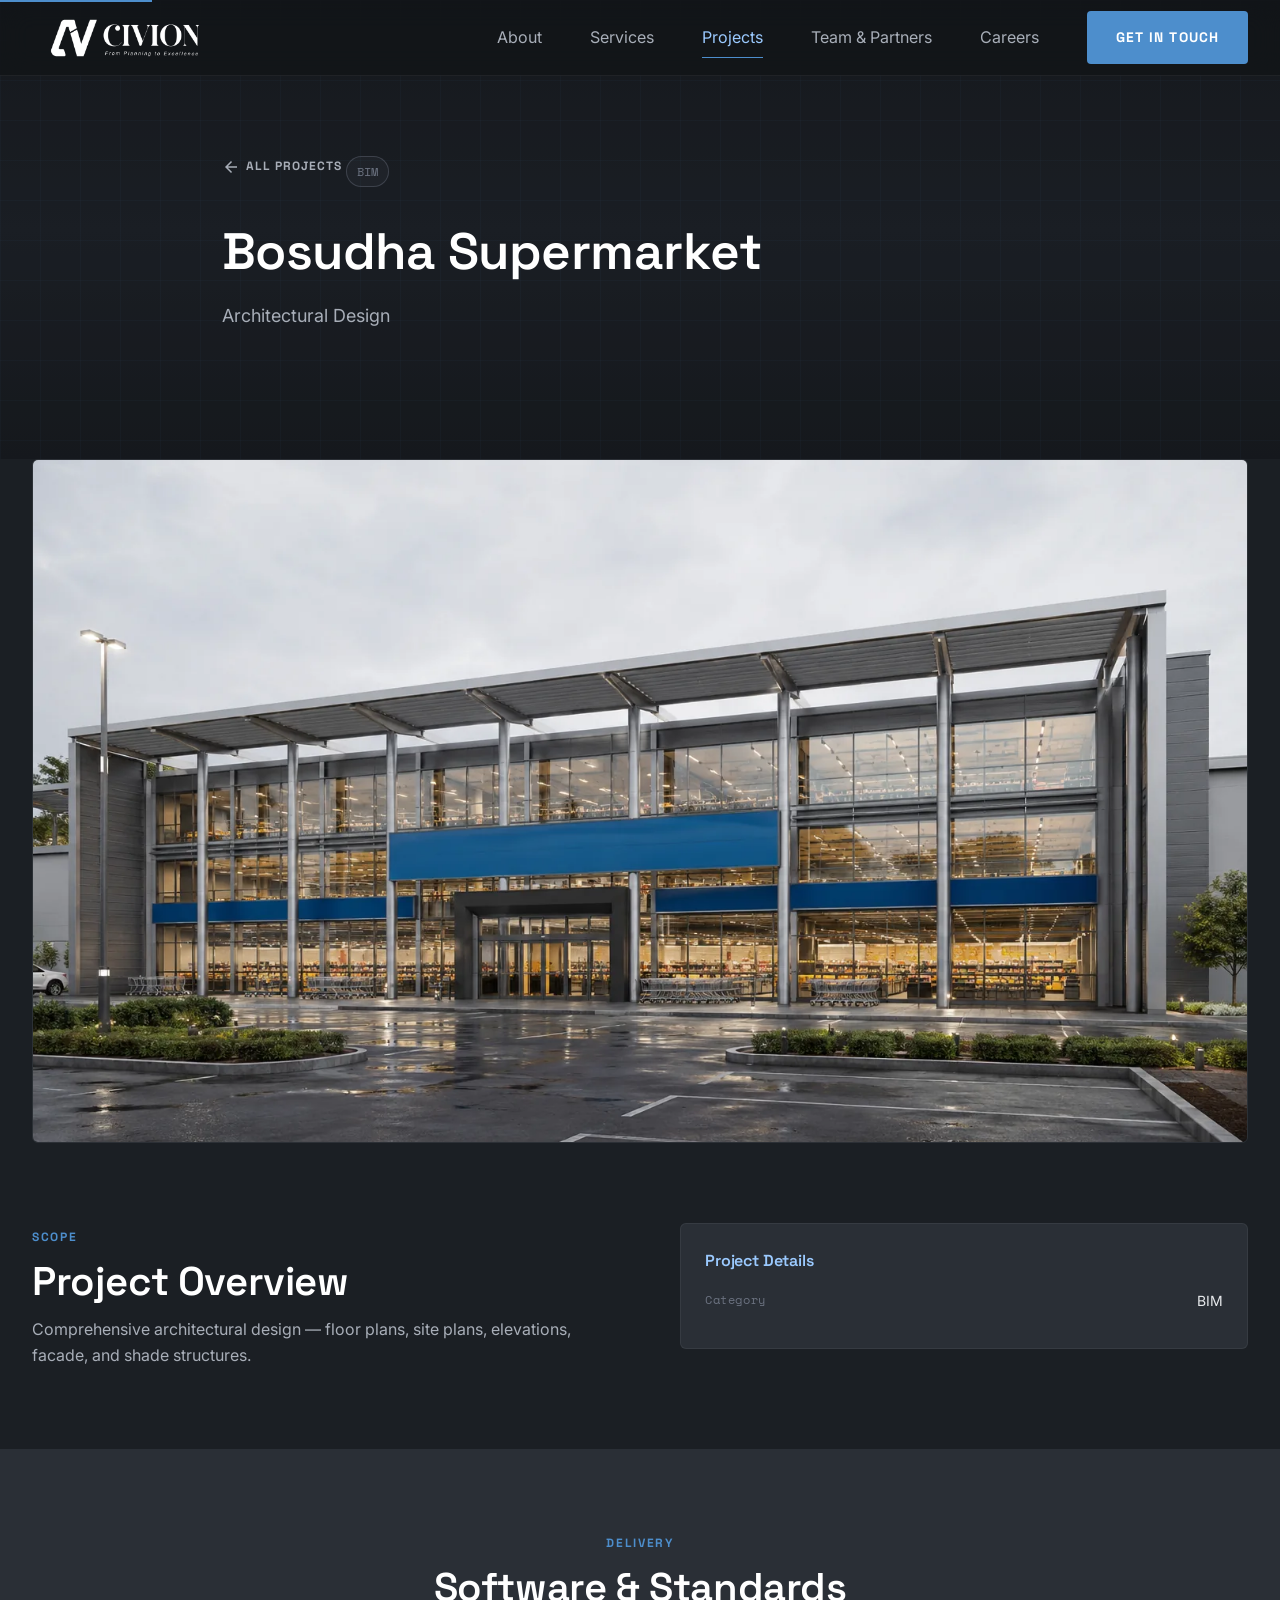
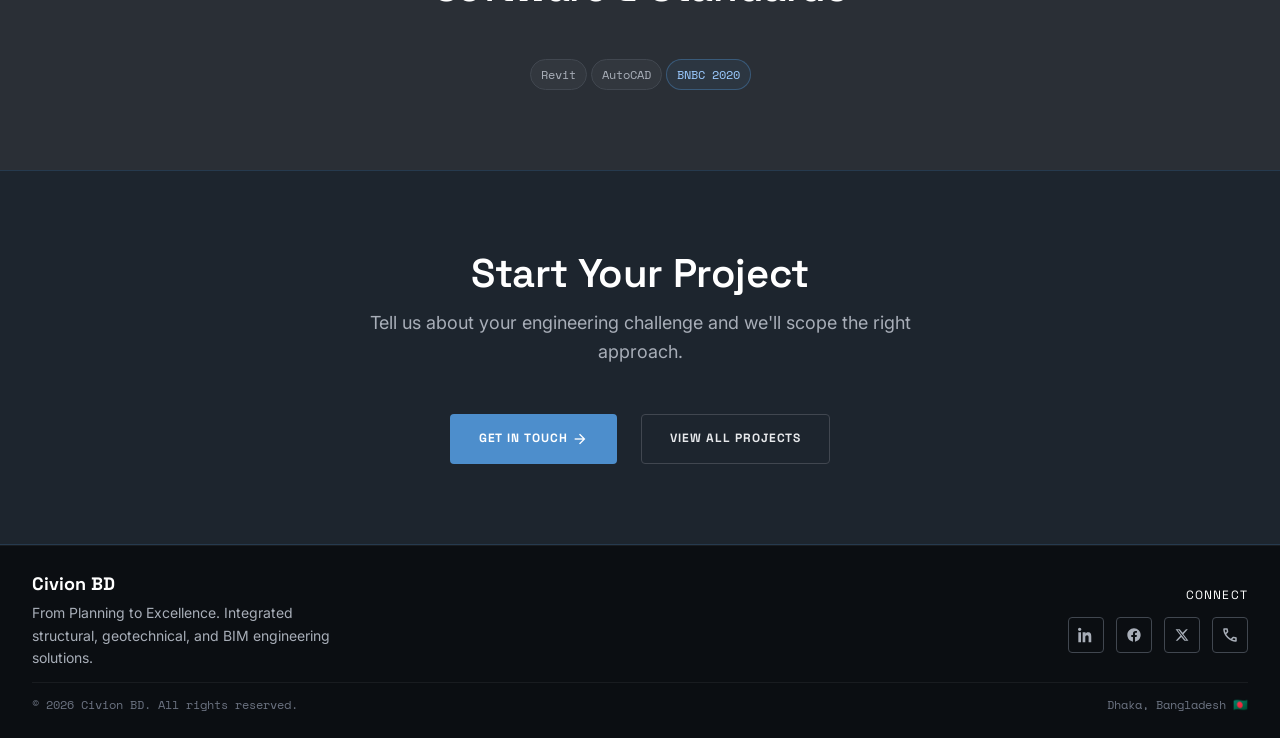
<file: projects/bosudha/index.html>
<!DOCTYPE html>
<html lang="en">
<head>
<meta charset="UTF-8" />
<meta name="viewport" content="width=device-width, initial-scale=1.0" />
<title>Bosudha Supermarket — Civion BD Projects</title>
<meta name="description" content="Comprehensive architectural design for Bosudha Supermarket — floor plans, site plans, elevations, facade, and shade structures." />
<link rel="icon" href="../../favicon.ico" sizes="any" />
<link rel="icon" type="image/png" href="../../media/logos/favicon-32.png" sizes="32x32" />
<link rel="icon" type="image/png" href="../../media/logos/favicon-16.png" sizes="16x16" />
<link rel="apple-touch-icon" href="../../media/logos/apple-touch-icon.png" />
<meta property="og:title" content="Bosudha Supermarket — Civion BD" />
<meta property="og:description" content="Comprehensive architectural design for Bosudha Supermarket — floor plans, site plans, elevations, facade, and shade structures." />
<meta property="og:type" content="website" />
<meta property="og:url" content="https://civion-bd.github.io/projects/bosudha/" />
<link rel="canonical" href="https://civion-bd.github.io/projects/bosudha/" />
<meta name="twitter:card" content="summary_large_image" />
<meta name="twitter:title" content="Bosudha Supermarket — Civion BD" />
<meta name="twitter:description" content="Comprehensive architectural design for Bosudha Supermarket — floor plans, site plans, elevations, facade, and shade structures." />
<meta name="twitter:image" content="https://civion-bd.github.io/media/projects/bosudha/project-bosudha-hero-v01.webp" />
<meta property="og:image" content="../../media/projects/bosudha/project-bosudha-hero-v01.webp" />
<!-- Google Analytics (GA4) — Measurement ID G-GGPD788ZMY -->
<script async src="https://www.googletagmanager.com/gtag/js?id=G-GGPD788ZMY"></script>
<script>
  window.dataLayer = window.dataLayer || [];
  function gtag(){dataLayer.push(arguments);}
  gtag('js', new Date());
  gtag('config', 'G-GGPD788ZMY', { anonymize_ip: true });
</script>
<link rel="preconnect" href="https://fonts.googleapis.com" />
<link rel="preconnect" href="https://fonts.gstatic.com" crossorigin />
<link href="https://fonts.googleapis.com/css2?family=Inter:wght@400;500;600;700&family=Space+Grotesk:wght@500;600;700&family=Space+Mono:wght@400;700&display=swap" rel="stylesheet" />
<link href="https://fonts.googleapis.com/css2?family=Material+Symbols+Outlined:opsz,wght,FILL,GRAD@20..48,100..700,0..1,-50..200&display=swap" rel="stylesheet" />
<link rel="stylesheet" href="../../assets/css/main.css" />
<link rel="stylesheet" href="../../assets/css/animations.css" />
<style>.material-symbols-outlined{font-variation-settings:'FILL' 0,'wght' 400,'GRAD' 0,'opsz' 24;font-size:24px;line-height:1;}</style>
<script type="application/ld+json">
{
  "@context": "https://schema.org",
  "@type": "ProfessionalService",
  "@id": "https://civion-bd.github.io/#organization",
  "name": "Civion BD",
  "alternateName": "Civion BD Engineering Consultancy",
  "url": "https://civion-bd.github.io/",
  "logo": "https://civion-bd.github.io/media/logos/civion-bd-logo-square.png",
  "image": "https://civion-bd.github.io/media/logos/civion-bd-logo-social.png",
  "description": "A Dhaka-based structural, geotechnical, and BIM engineering consultancy delivering analysis, design, and coordination under BNBC, ASCE, ACI, and ISO 19650.",
  "email": "civionbd@gmail.com",
  "telephone": "+8801931955112",
  "address": {
    "@type": "PostalAddress",
    "streetAddress": "House # 771-A, Road # 11, Avenue # 6, Mirpur DOHS",
    "addressLocality": "Dhaka",
    "postalCode": "1216",
    "addressCountry": "BD"
  },
  "areaServed": "BD",
  "priceRange": "$$",
  "sameAs": [
    "https://www.linkedin.com/company/civion-bd/",
    "https://www.facebook.com/civion.bd.official",
    "https://x.com/civionbd"
  ]
}
</script>
<script type="application/ld+json">
{
  "@context": "https://schema.org",
  "@type": "BreadcrumbList",
  "itemListElement": [
    {
      "@type": "ListItem",
      "position": 1,
      "name": "Home",
      "item": "https://civion-bd.github.io/"
    },
    {
      "@type": "ListItem",
      "position": 2,
      "name": "Projects",
      "item": "https://civion-bd.github.io/projects/"
    },
    {
      "@type": "ListItem",
      "position": 3,
      "name": "Bosudha Supermarket",
      "item": "https://civion-bd.github.io/projects/bosudha/"
    }
  ]
}
</script>
</head>
<body data-page="projects" data-depth="2">
<a href="#main" class="skip-link">Skip to content</a>
<nav class="nav" id="topNav">
  <div class="nav__inner">
    <a href="../../" class="nav__logo">
      <img src="../../media/logos/civion-bd-logo-light.png" alt="Civion BD" class="nav__logo-img" />
    </a>

    <button class="nav__toggle" aria-label="Toggle navigation menu" aria-expanded="false">
      <span></span><span></span><span></span>
    </button>

    <div class="nav__links">
      <a href="../../about/" class="nav__link" data-page="about">About</a>
      <a href="../../services/" class="nav__link" data-page="services">Services</a>
      <a href="../../projects/" class="nav__link" data-page="projects">Projects</a>
      <a href="../../team-and-partnerships/" class="nav__link" data-page="team">Team &amp; Partners</a>
      <a href="../../careers/" class="nav__link" data-page="careers">Careers</a>
      <a href="../../contact/" class="btn btn--primary">Get In Touch</a>
    </div>
  </div>
</nav>

<main id="main">

  <!-- ================= HERO ================= -->
  <section class="section bg-gradient-steel" style="padding-top:calc(var(--nav-height) + var(--space-xl));position:relative;overflow:hidden;">
    <div class="bg-blueprint" style="position:absolute;inset:0;opacity:0.4;" aria-hidden="true"></div>
    <div class="container" style="position:relative;max-width:900px;">
      <a href="../" class="back-link"><span class="material-symbols-outlined" aria-hidden="true">arrow_back</span> All Projects</a>
      <span class="chip" style="color:#6B7280;border-color:#6B728066;background:#6B728014;">BIM</span>
      <h1 class="hero__title" style="font-size:clamp(2rem,4.2vw,3.2rem);margin-top:var(--space-md);">Bosudha Supermarket</h1>
      <p class="hero__subtitle">Architectural Design</p>
    </div>
  </section>

  <!-- ================= HERO MEDIA ================= -->
  <section class="bg-charcoal" style="padding-top:0;">
    <div class="container">
      <div class="media-figure" style="aspect-ratio:16/9;" data-reveal>
        <img src="../../media/projects/bosudha/project-bosudha-hero-v01.webp" alt="Bosudha Supermarket — Architectural Design" class="img-cover" loading="lazy" />
      </div>
    </div>
  </section>

  <!-- ================= OVERVIEW ================= -->
  <section class="section bg-charcoal">
    <div class="container">
      <div class="grid grid-2" style="align-items:start;gap:var(--space-xl);">
        <div data-reveal>
          <span class="eyebrow">Scope</span>
          <h2 class="section-title">Project Overview</h2>
          <p style="color:var(--color-soft-gray);">Comprehensive architectural design — floor plans, site plans, elevations, facade, and shade structures.</p>
        </div>
        <div class="card" data-reveal data-reveal-delay="1">
          <h3 style="font-size:var(--fs-md);color:var(--color-accent-bright);margin-bottom:var(--space-xs);">Project Details</h3>
    <div style="display:flex;justify-content:space-between;gap:var(--space-md);padding:var(--space-sm) 0;">
      <span class="mono-tag">Category</span><span style="font-size:var(--fs-sm);color:var(--color-near-white);text-align:right;">BIM</span>
    </div>
        </div>
      </div>
    </div>
  </section>

  <!-- ================= SOFTWARE & STANDARDS ================= -->
  <section class="section bg-gunmetal">
    <div class="container">
      <div class="section-head center" data-reveal>
        <span class="eyebrow">Delivery</span>
        <h2 class="section-title">Software &amp; Standards</h2>
      </div>
      <div class="flex gap-xs" style="flex-wrap:wrap;justify-content:center;" data-reveal data-reveal-delay="1">
        <span class="chip">Revit</span><span class="chip">AutoCAD</span><span class="chip chip--accent">BNBC 2020</span>
      </div>
    </div>
  </section>

  <!-- ================= CTA ================= -->
  <section class="section text-center" style="background:rgba(77,142,204,0.06);border-top:1px solid rgba(77,142,204,0.2);border-bottom:1px solid rgba(77,142,204,0.2);">
    <div class="container" style="max-width:640px;">
      <h2 class="section-title" data-reveal>Start Your Project</h2>
      <p class="section-subtitle" style="margin:0 auto var(--space-lg);" data-reveal data-reveal-delay="1">Tell us about your engineering challenge and we'll scope the right approach.</p>
      <div class="flex gap-md" style="justify-content:center;flex-wrap:wrap;" data-reveal data-reveal-delay="2">
        <a href="../../contact/" class="btn btn--primary">Get In Touch <span class="material-symbols-outlined icon">arrow_forward</span></a>
        <a href="../" class="btn btn--secondary">View All Projects</a>
      </div>
    </div>
  </section>

</main>

<footer class="footer">
  <div class="container">
    <div class="footer__top">
      <div class="footer__brand">
        <span class="footer__brand-name">Civion BD</span>
        <p class="footer__tagline">From Planning to Excellence. Integrated structural, geotechnical, and BIM engineering solutions.</p>
      </div>

      <div class="footer__col footer__col--connect">
        <span class="footer__col-title">Connect</span>
        <div class="footer__social">
          <a href="https://www.linkedin.com/company/civion-bd/" target="_blank" rel="noopener" aria-label="Civion BD on LinkedIn" title="LinkedIn">
            <svg width="16" height="16" viewBox="0 0 24 24" fill="currentColor" aria-hidden="true"><path d="M4.98 3.5C4.98 4.88 3.87 6 2.5 6S0 4.88 0 3.5 1.12 1 2.5 1s2.48 1.12 2.48 2.5zM.5 8h4V23h-4V8zm7 0h3.8v2.05h.05c.53-1 1.83-2.05 3.77-2.05 4.03 0 4.78 2.65 4.78 6.1V23h-4v-6.9c0-1.65-.03-3.77-2.3-3.77-2.3 0-2.65 1.8-2.65 3.65V23h-4V8z"/></svg>
          </a>
          <a href="https://www.facebook.com/civion.bd.official" target="_blank" rel="noopener" aria-label="Civion BD on Facebook" title="Facebook">
            <svg width="16" height="16" viewBox="0 0 24 24" fill="currentColor" aria-hidden="true"><path d="M22 12.06C22 6.51 17.52 2 12 2S2 6.51 2 12.06c0 5.02 3.66 9.18 8.44 9.94v-7.03H7.9v-2.91h2.54V9.85c0-2.51 1.49-3.9 3.77-3.9 1.09 0 2.23.2 2.23.2v2.46h-1.26c-1.24 0-1.63.77-1.63 1.56v1.89h2.78l-.44 2.91h-2.34V22c4.78-.76 8.44-4.92 8.44-9.94z"/></svg>
          </a>
          <a href="https://x.com/civionbd" target="_blank" rel="noopener" aria-label="Civion BD on X" title="X">
            <svg width="14" height="14" viewBox="0 0 24 24" fill="currentColor" aria-hidden="true"><path d="M18.9 2H22l-7.6 8.7L23 22h-6.9l-5.4-6.6L4.4 22H1.3l8.1-9.3L1 2h7.1l4.9 6.1L18.9 2zM17.6 20h1.9L6.5 4H4.5l13.1 16z"/></svg>
          </a>
          <a href="tel:+8801931955112" aria-label="Call Civion BD" title="Call Civion BD">
            <span class="material-symbols-outlined" aria-hidden="true" style="font-size:18px;">call</span>
          </a>
        </div>
      </div>
    </div>

    <div class="footer__bottom">
      <span class="footer__meta">&copy; <span data-year></span> Civion BD. All rights reserved.</span>
      <span class="footer__meta">Dhaka, Bangladesh 🇧🇩</span>
    </div>
  </div>
</footer>

<script src="../../assets/js/main.js" defer></script>
<script src="../../assets/js/animations.js" defer></script>
</body>
</html>
</file>
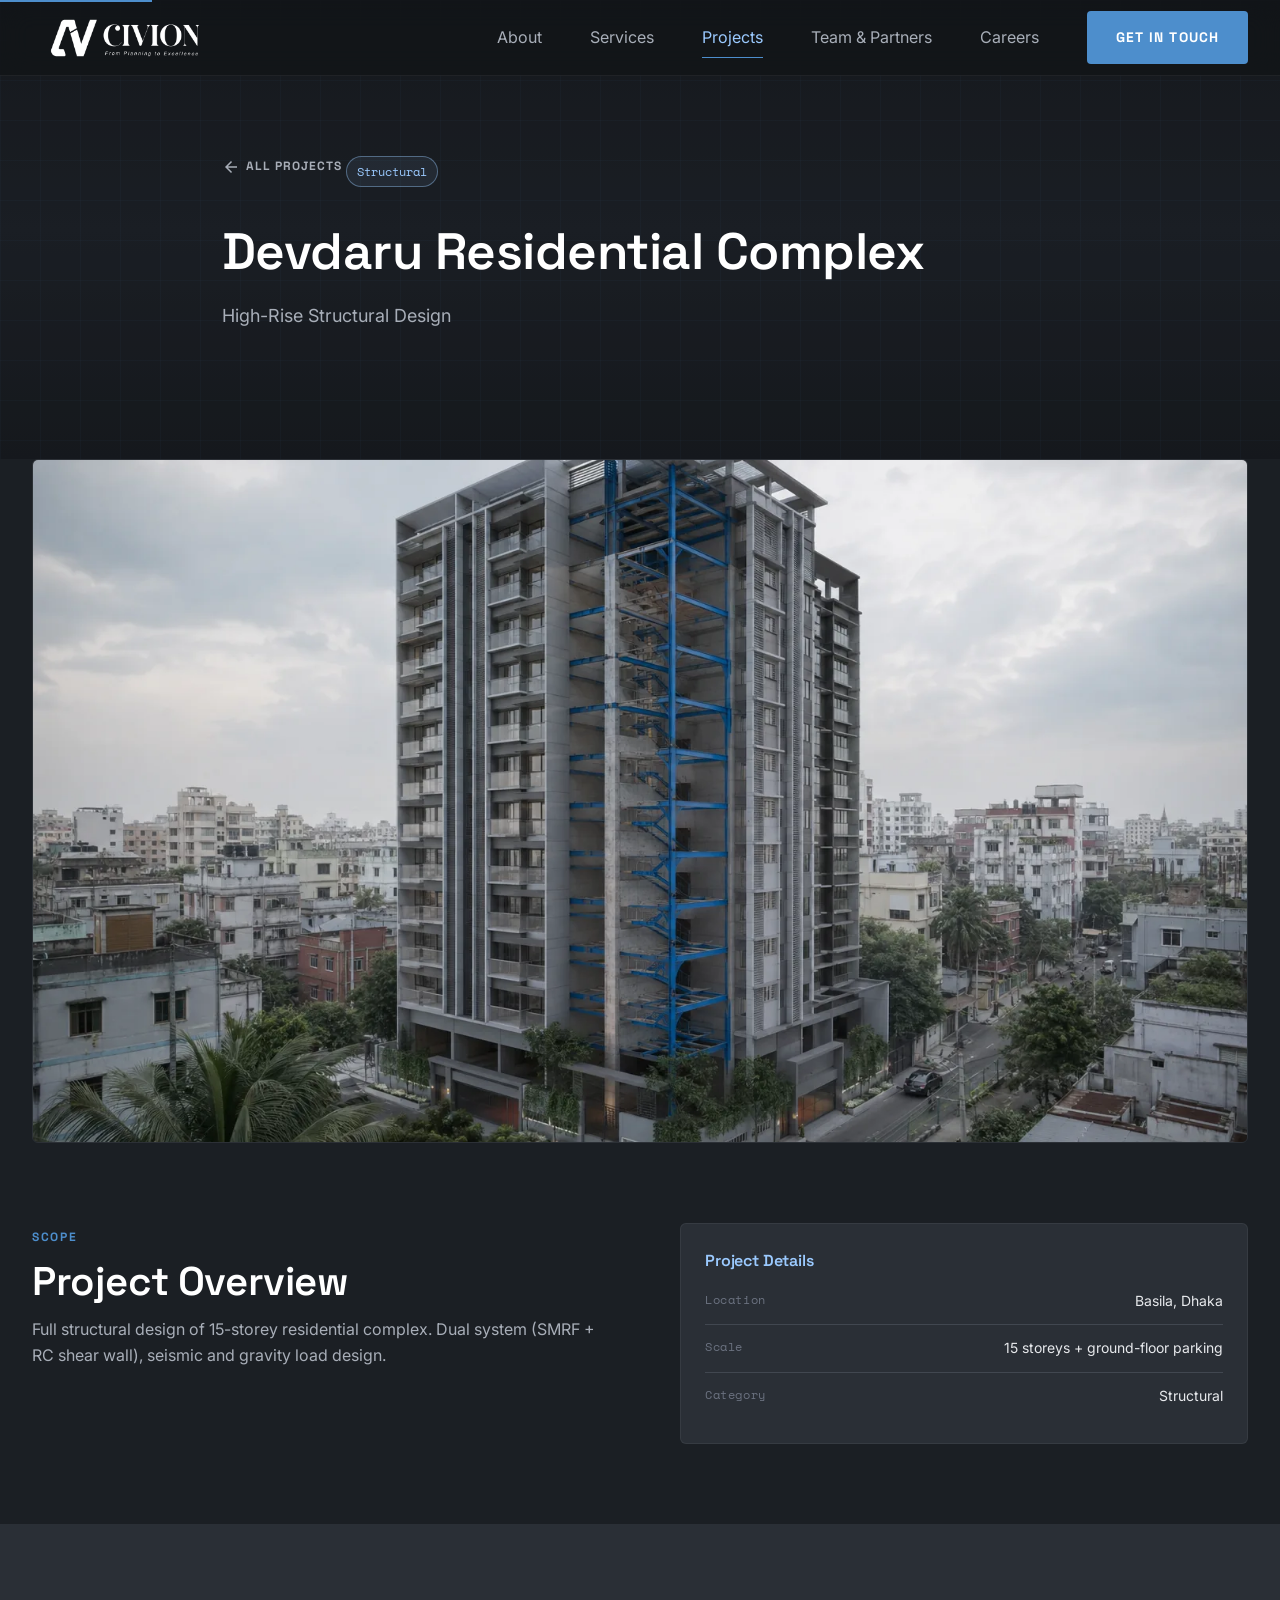
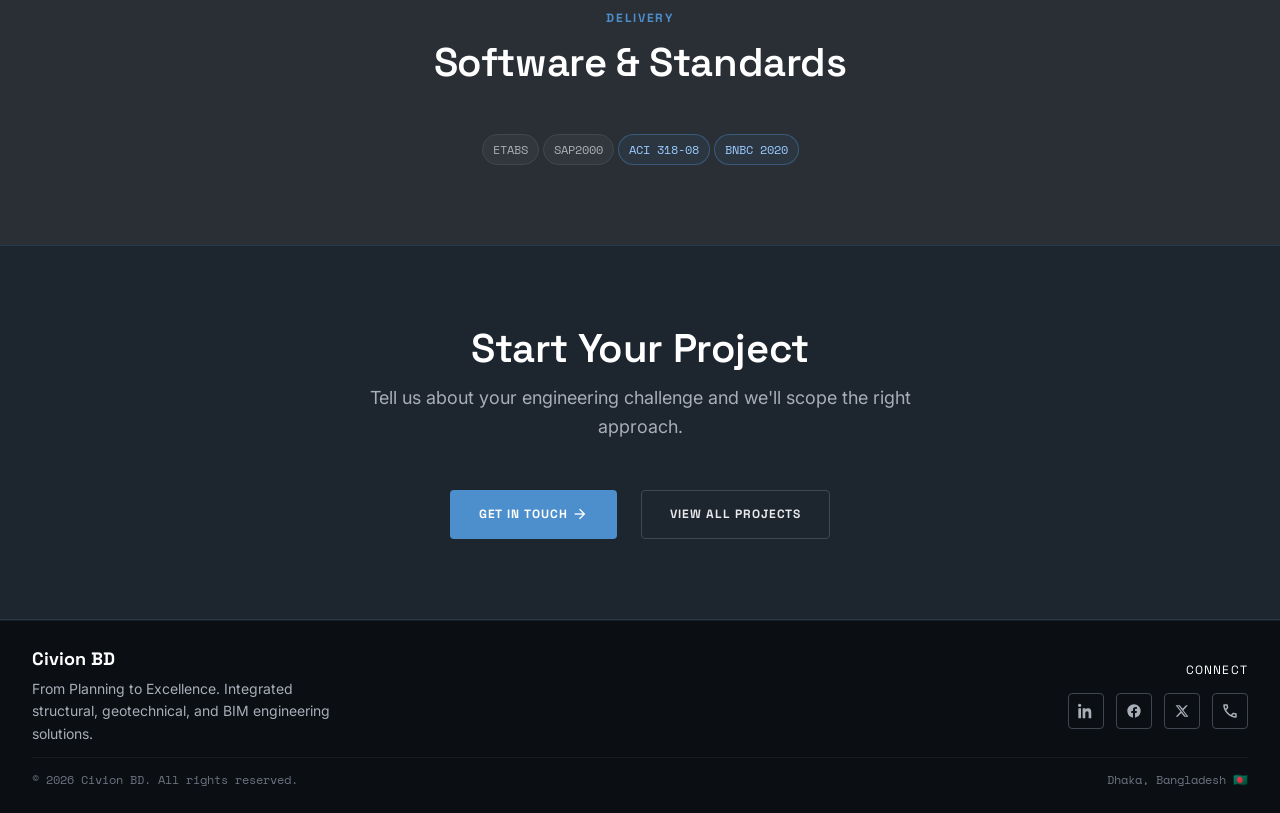
<file: projects/devdaru/index.html>
<!DOCTYPE html>
<html lang="en">
<head>
<meta charset="UTF-8" />
<meta name="viewport" content="width=device-width, initial-scale=1.0" />
<title>Devdaru Residential Complex — Civion BD Projects</title>
<meta name="description" content="Full structural design, 15 storeys plus ground-floor parking. Dual system (SMRF + RC shear wall) seismic and gravity design. Basila, Dhaka." />
<link rel="icon" href="../../favicon.ico" sizes="any" />
<link rel="icon" type="image/png" href="../../media/logos/favicon-32.png" sizes="32x32" />
<link rel="icon" type="image/png" href="../../media/logos/favicon-16.png" sizes="16x16" />
<link rel="apple-touch-icon" href="../../media/logos/apple-touch-icon.png" />
<meta property="og:title" content="Devdaru Residential Complex — Civion BD" />
<meta property="og:description" content="Full structural design, 15 storeys plus ground-floor parking. Dual system (SMRF + RC shear wall) seismic and gravity design. Basila, Dhaka." />
<meta property="og:type" content="website" />
<meta property="og:url" content="https://civion-bd.github.io/projects/devdaru/" />
<link rel="canonical" href="https://civion-bd.github.io/projects/devdaru/" />
<meta name="twitter:card" content="summary_large_image" />
<meta name="twitter:title" content="Devdaru Residential Complex — Civion BD" />
<meta name="twitter:description" content="Full structural design, 15 storeys plus ground-floor parking. Dual system (SMRF + RC shear wall) seismic and gravity design. Basila, Dhaka." />
<meta name="twitter:image" content="https://civion-bd.github.io/media/projects/devdaru/project-devdaru-hero-v01.webp" />
<meta property="og:image" content="../../media/projects/devdaru/project-devdaru-hero-v01.webp" />
<!-- Google Analytics (GA4) — Measurement ID G-GGPD788ZMY -->
<script async src="https://www.googletagmanager.com/gtag/js?id=G-GGPD788ZMY"></script>
<script>
  window.dataLayer = window.dataLayer || [];
  function gtag(){dataLayer.push(arguments);}
  gtag('js', new Date());
  gtag('config', 'G-GGPD788ZMY', { anonymize_ip: true });
</script>
<link rel="preconnect" href="https://fonts.googleapis.com" />
<link rel="preconnect" href="https://fonts.gstatic.com" crossorigin />
<link href="https://fonts.googleapis.com/css2?family=Inter:wght@400;500;600;700&family=Space+Grotesk:wght@500;600;700&family=Space+Mono:wght@400;700&display=swap" rel="stylesheet" />
<link href="https://fonts.googleapis.com/css2?family=Material+Symbols+Outlined:opsz,wght,FILL,GRAD@20..48,100..700,0..1,-50..200&display=swap" rel="stylesheet" />
<link rel="stylesheet" href="../../assets/css/main.css" />
<link rel="stylesheet" href="../../assets/css/animations.css" />
<style>.material-symbols-outlined{font-variation-settings:'FILL' 0,'wght' 400,'GRAD' 0,'opsz' 24;font-size:24px;line-height:1;}</style>
<script type="application/ld+json">
{
  "@context": "https://schema.org",
  "@type": "ProfessionalService",
  "@id": "https://civion-bd.github.io/#organization",
  "name": "Civion BD",
  "alternateName": "Civion BD Engineering Consultancy",
  "url": "https://civion-bd.github.io/",
  "logo": "https://civion-bd.github.io/media/logos/civion-bd-logo-square.png",
  "image": "https://civion-bd.github.io/media/logos/civion-bd-logo-social.png",
  "description": "A Dhaka-based structural, geotechnical, and BIM engineering consultancy delivering analysis, design, and coordination under BNBC, ASCE, ACI, and ISO 19650.",
  "email": "civionbd@gmail.com",
  "telephone": "+8801931955112",
  "address": {
    "@type": "PostalAddress",
    "streetAddress": "House # 771-A, Road # 11, Avenue # 6, Mirpur DOHS",
    "addressLocality": "Dhaka",
    "postalCode": "1216",
    "addressCountry": "BD"
  },
  "areaServed": "BD",
  "priceRange": "$$",
  "sameAs": [
    "https://www.linkedin.com/company/civion-bd/",
    "https://www.facebook.com/civion.bd.official",
    "https://x.com/civionbd"
  ]
}
</script>
<script type="application/ld+json">
{
  "@context": "https://schema.org",
  "@type": "BreadcrumbList",
  "itemListElement": [
    {
      "@type": "ListItem",
      "position": 1,
      "name": "Home",
      "item": "https://civion-bd.github.io/"
    },
    {
      "@type": "ListItem",
      "position": 2,
      "name": "Projects",
      "item": "https://civion-bd.github.io/projects/"
    },
    {
      "@type": "ListItem",
      "position": 3,
      "name": "Devdaru Residential Complex",
      "item": "https://civion-bd.github.io/projects/devdaru/"
    }
  ]
}
</script>
</head>
<body data-page="projects" data-depth="2">
<a href="#main" class="skip-link">Skip to content</a>
<nav class="nav" id="topNav">
  <div class="nav__inner">
    <a href="../../" class="nav__logo">
      <img src="../../media/logos/civion-bd-logo-light.png" alt="Civion BD" class="nav__logo-img" />
    </a>

    <button class="nav__toggle" aria-label="Toggle navigation menu" aria-expanded="false">
      <span></span><span></span><span></span>
    </button>

    <div class="nav__links">
      <a href="../../about/" class="nav__link" data-page="about">About</a>
      <a href="../../services/" class="nav__link" data-page="services">Services</a>
      <a href="../../projects/" class="nav__link" data-page="projects">Projects</a>
      <a href="../../team-and-partnerships/" class="nav__link" data-page="team">Team &amp; Partners</a>
      <a href="../../careers/" class="nav__link" data-page="careers">Careers</a>
      <a href="../../contact/" class="btn btn--primary">Get In Touch</a>
    </div>
  </div>
</nav>

<main id="main">

  <!-- ================= HERO ================= -->
  <section class="section bg-gradient-steel" style="padding-top:calc(var(--nav-height) + var(--space-xl));position:relative;overflow:hidden;">
    <div class="bg-blueprint" style="position:absolute;inset:0;opacity:0.4;" aria-hidden="true"></div>
    <div class="container" style="position:relative;max-width:900px;">
      <a href="../" class="back-link"><span class="material-symbols-outlined" aria-hidden="true">arrow_back</span> All Projects</a>
      <span class="chip" style="color:#9BCAFF;border-color:#9BCAFF66;background:#9BCAFF14;">Structural</span>
      <h1 class="hero__title" style="font-size:clamp(2rem,4.2vw,3.2rem);margin-top:var(--space-md);">Devdaru Residential Complex</h1>
      <p class="hero__subtitle">High-Rise Structural Design</p>
    </div>
  </section>

  <!-- ================= HERO MEDIA ================= -->
  <section class="bg-charcoal" style="padding-top:0;">
    <div class="container">
      <div class="media-figure" style="aspect-ratio:16/9;" data-reveal>
        <img src="../../media/projects/devdaru/project-devdaru-hero-v01.webp" alt="Devdaru Residential Complex — High-Rise Structural Design" class="img-cover" loading="lazy" />
      </div>
    </div>
  </section>

  <!-- ================= OVERVIEW ================= -->
  <section class="section bg-charcoal">
    <div class="container">
      <div class="grid grid-2" style="align-items:start;gap:var(--space-xl);">
        <div data-reveal>
          <span class="eyebrow">Scope</span>
          <h2 class="section-title">Project Overview</h2>
          <p style="color:var(--color-soft-gray);">Full structural design of 15-storey residential complex. Dual system (SMRF + RC shear wall), seismic and gravity load design.</p>
        </div>
        <div class="card" data-reveal data-reveal-delay="1">
          <h3 style="font-size:var(--fs-md);color:var(--color-accent-bright);margin-bottom:var(--space-xs);">Project Details</h3>
    <div style="display:flex;justify-content:space-between;gap:var(--space-md);padding:var(--space-sm) 0;border-bottom:1px solid var(--color-outline);">
      <span class="mono-tag">Location</span><span style="font-size:var(--fs-sm);color:var(--color-near-white);text-align:right;">Basila, Dhaka</span>
    </div>
    <div style="display:flex;justify-content:space-between;gap:var(--space-md);padding:var(--space-sm) 0;border-bottom:1px solid var(--color-outline);">
      <span class="mono-tag">Scale</span><span style="font-size:var(--fs-sm);color:var(--color-near-white);text-align:right;">15 storeys + ground-floor parking</span>
    </div>
    <div style="display:flex;justify-content:space-between;gap:var(--space-md);padding:var(--space-sm) 0;">
      <span class="mono-tag">Category</span><span style="font-size:var(--fs-sm);color:var(--color-near-white);text-align:right;">Structural</span>
    </div>
        </div>
      </div>
    </div>
  </section>

  <!-- ================= SOFTWARE & STANDARDS ================= -->
  <section class="section bg-gunmetal">
    <div class="container">
      <div class="section-head center" data-reveal>
        <span class="eyebrow">Delivery</span>
        <h2 class="section-title">Software &amp; Standards</h2>
      </div>
      <div class="flex gap-xs" style="flex-wrap:wrap;justify-content:center;" data-reveal data-reveal-delay="1">
        <span class="chip">ETABS</span><span class="chip">SAP2000</span><span class="chip chip--accent">ACI 318-08</span><span class="chip chip--accent">BNBC 2020</span>
      </div>
    </div>
  </section>

  <!-- ================= CTA ================= -->
  <section class="section text-center" style="background:rgba(77,142,204,0.06);border-top:1px solid rgba(77,142,204,0.2);border-bottom:1px solid rgba(77,142,204,0.2);">
    <div class="container" style="max-width:640px;">
      <h2 class="section-title" data-reveal>Start Your Project</h2>
      <p class="section-subtitle" style="margin:0 auto var(--space-lg);" data-reveal data-reveal-delay="1">Tell us about your engineering challenge and we'll scope the right approach.</p>
      <div class="flex gap-md" style="justify-content:center;flex-wrap:wrap;" data-reveal data-reveal-delay="2">
        <a href="../../contact/" class="btn btn--primary">Get In Touch <span class="material-symbols-outlined icon">arrow_forward</span></a>
        <a href="../" class="btn btn--secondary">View All Projects</a>
      </div>
    </div>
  </section>

</main>

<footer class="footer">
  <div class="container">
    <div class="footer__top">
      <div class="footer__brand">
        <span class="footer__brand-name">Civion BD</span>
        <p class="footer__tagline">From Planning to Excellence. Integrated structural, geotechnical, and BIM engineering solutions.</p>
      </div>

      <div class="footer__col footer__col--connect">
        <span class="footer__col-title">Connect</span>
        <div class="footer__social">
          <a href="https://www.linkedin.com/company/civion-bd/" target="_blank" rel="noopener" aria-label="Civion BD on LinkedIn" title="LinkedIn">
            <svg width="16" height="16" viewBox="0 0 24 24" fill="currentColor" aria-hidden="true"><path d="M4.98 3.5C4.98 4.88 3.87 6 2.5 6S0 4.88 0 3.5 1.12 1 2.5 1s2.48 1.12 2.48 2.5zM.5 8h4V23h-4V8zm7 0h3.8v2.05h.05c.53-1 1.83-2.05 3.77-2.05 4.03 0 4.78 2.65 4.78 6.1V23h-4v-6.9c0-1.65-.03-3.77-2.3-3.77-2.3 0-2.65 1.8-2.65 3.65V23h-4V8z"/></svg>
          </a>
          <a href="https://www.facebook.com/civion.bd.official" target="_blank" rel="noopener" aria-label="Civion BD on Facebook" title="Facebook">
            <svg width="16" height="16" viewBox="0 0 24 24" fill="currentColor" aria-hidden="true"><path d="M22 12.06C22 6.51 17.52 2 12 2S2 6.51 2 12.06c0 5.02 3.66 9.18 8.44 9.94v-7.03H7.9v-2.91h2.54V9.85c0-2.51 1.49-3.9 3.77-3.9 1.09 0 2.23.2 2.23.2v2.46h-1.26c-1.24 0-1.63.77-1.63 1.56v1.89h2.78l-.44 2.91h-2.34V22c4.78-.76 8.44-4.92 8.44-9.94z"/></svg>
          </a>
          <a href="https://x.com/civionbd" target="_blank" rel="noopener" aria-label="Civion BD on X" title="X">
            <svg width="14" height="14" viewBox="0 0 24 24" fill="currentColor" aria-hidden="true"><path d="M18.9 2H22l-7.6 8.7L23 22h-6.9l-5.4-6.6L4.4 22H1.3l8.1-9.3L1 2h7.1l4.9 6.1L18.9 2zM17.6 20h1.9L6.5 4H4.5l13.1 16z"/></svg>
          </a>
          <a href="tel:+8801931955112" aria-label="Call Civion BD" title="Call Civion BD">
            <span class="material-symbols-outlined" aria-hidden="true" style="font-size:18px;">call</span>
          </a>
        </div>
      </div>
    </div>

    <div class="footer__bottom">
      <span class="footer__meta">&copy; <span data-year></span> Civion BD. All rights reserved.</span>
      <span class="footer__meta">Dhaka, Bangladesh 🇧🇩</span>
    </div>
  </div>
</footer>

<script src="../../assets/js/main.js" defer></script>
<script src="../../assets/js/animations.js" defer></script>
</body>
</html>
</file>
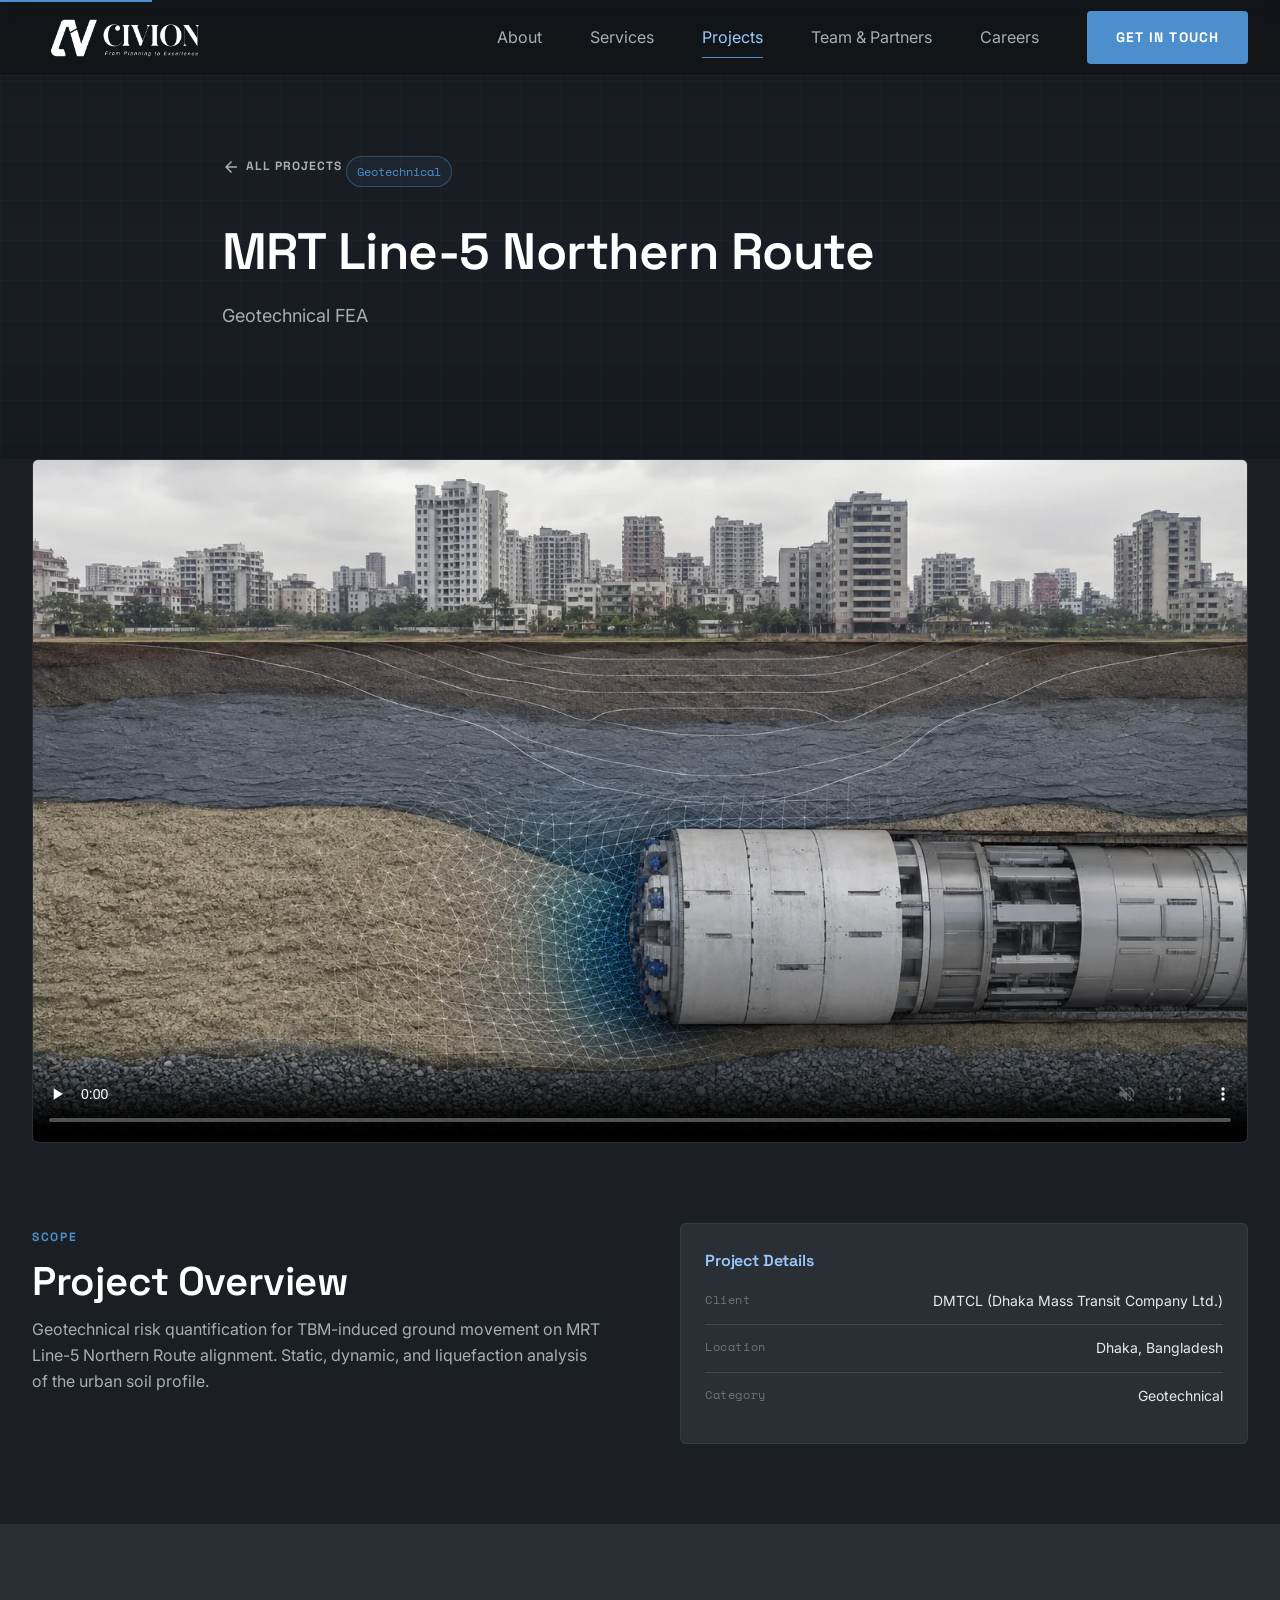
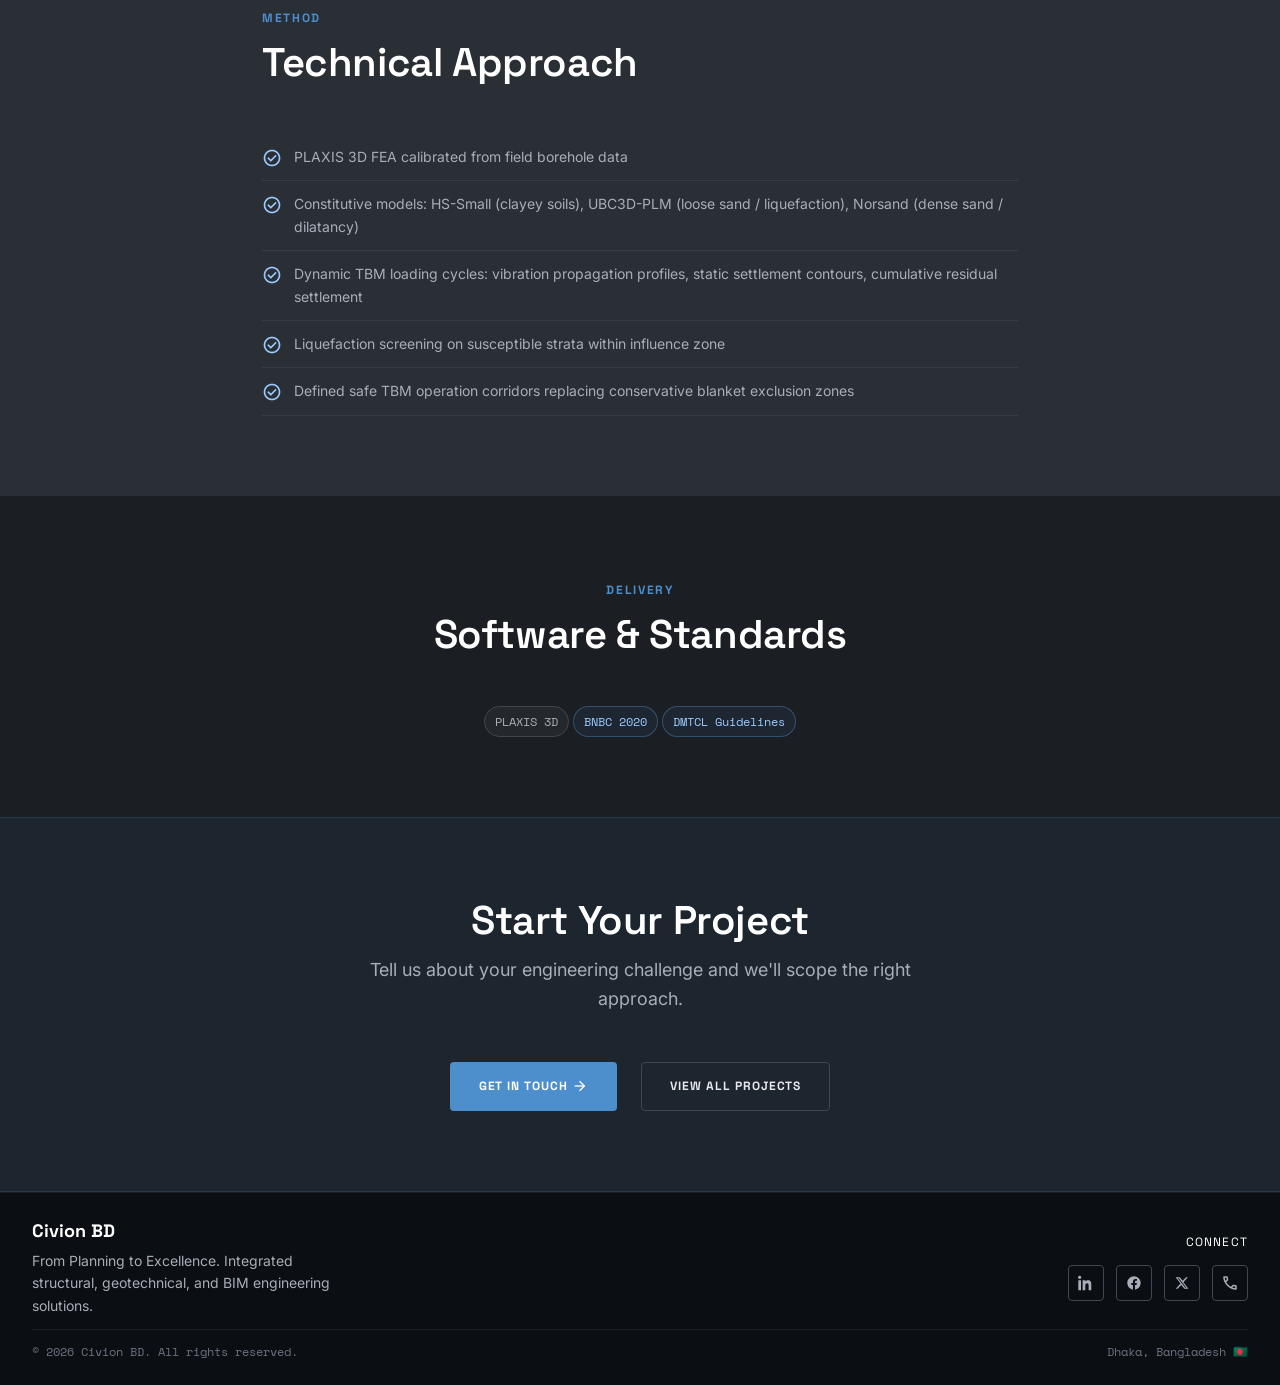
<file: projects/mrt/index.html>
<!DOCTYPE html>
<html lang="en">
<head>
<meta charset="UTF-8" />
<meta name="viewport" content="width=device-width, initial-scale=1.0" />
<title>MRT Line-5 Northern Route — Civion BD Projects</title>
<meta name="description" content="PLAXIS 3D geotechnical risk quantification for TBM-induced ground movement on MRT Line-5 Northern Route. Client: DMTCL, Dhaka, Bangladesh." />
<link rel="icon" href="../../favicon.ico" sizes="any" />
<link rel="icon" type="image/png" href="../../media/logos/favicon-32.png" sizes="32x32" />
<link rel="icon" type="image/png" href="../../media/logos/favicon-16.png" sizes="16x16" />
<link rel="apple-touch-icon" href="../../media/logos/apple-touch-icon.png" />
<meta property="og:title" content="MRT Line-5 Northern Route — Civion BD" />
<meta property="og:description" content="PLAXIS 3D geotechnical risk quantification for TBM-induced ground movement on MRT Line-5 Northern Route. Client: DMTCL, Dhaka, Bangladesh." />
<meta property="og:type" content="website" />
<meta property="og:url" content="https://civion-bd.github.io/projects/mrt/" />
<link rel="canonical" href="https://civion-bd.github.io/projects/mrt/" />
<meta name="twitter:card" content="summary_large_image" />
<meta name="twitter:title" content="MRT Line-5 Northern Route — Civion BD" />
<meta name="twitter:description" content="PLAXIS 3D geotechnical risk quantification for TBM-induced ground movement on MRT Line-5 Northern Route. Client: DMTCL, Dhaka, Bangladesh." />
<meta name="twitter:image" content="https://civion-bd.github.io/media/projects/mrt/project-mrt-hero-v01.webp" />
<meta property="og:image" content="../../media/projects/mrt/project-mrt-hero-v01.webp" />
<!-- Google Analytics (GA4) — Measurement ID G-GGPD788ZMY -->
<script async src="https://www.googletagmanager.com/gtag/js?id=G-GGPD788ZMY"></script>
<script>
  window.dataLayer = window.dataLayer || [];
  function gtag(){dataLayer.push(arguments);}
  gtag('js', new Date());
  gtag('config', 'G-GGPD788ZMY', { anonymize_ip: true });
</script>
<link rel="preconnect" href="https://fonts.googleapis.com" />
<link rel="preconnect" href="https://fonts.gstatic.com" crossorigin />
<link href="https://fonts.googleapis.com/css2?family=Inter:wght@400;500;600;700&family=Space+Grotesk:wght@500;600;700&family=Space+Mono:wght@400;700&display=swap" rel="stylesheet" />
<link href="https://fonts.googleapis.com/css2?family=Material+Symbols+Outlined:opsz,wght,FILL,GRAD@20..48,100..700,0..1,-50..200&display=swap" rel="stylesheet" />
<link rel="stylesheet" href="../../assets/css/main.css" />
<link rel="stylesheet" href="../../assets/css/animations.css" />
<style>.material-symbols-outlined{font-variation-settings:'FILL' 0,'wght' 400,'GRAD' 0,'opsz' 24;font-size:24px;line-height:1;}</style>
<script type="application/ld+json">
{
  "@context": "https://schema.org",
  "@type": "ProfessionalService",
  "@id": "https://civion-bd.github.io/#organization",
  "name": "Civion BD",
  "alternateName": "Civion BD Engineering Consultancy",
  "url": "https://civion-bd.github.io/",
  "logo": "https://civion-bd.github.io/media/logos/civion-bd-logo-square.png",
  "image": "https://civion-bd.github.io/media/logos/civion-bd-logo-social.png",
  "description": "A Dhaka-based structural, geotechnical, and BIM engineering consultancy delivering analysis, design, and coordination under BNBC, ASCE, ACI, and ISO 19650.",
  "email": "civionbd@gmail.com",
  "telephone": "+8801931955112",
  "address": {
    "@type": "PostalAddress",
    "streetAddress": "House # 771-A, Road # 11, Avenue # 6, Mirpur DOHS",
    "addressLocality": "Dhaka",
    "postalCode": "1216",
    "addressCountry": "BD"
  },
  "areaServed": "BD",
  "priceRange": "$$",
  "sameAs": [
    "https://www.linkedin.com/company/civion-bd/",
    "https://www.facebook.com/civion.bd.official",
    "https://x.com/civionbd"
  ]
}
</script>
<script type="application/ld+json">
{
  "@context": "https://schema.org",
  "@type": "BreadcrumbList",
  "itemListElement": [
    {
      "@type": "ListItem",
      "position": 1,
      "name": "Home",
      "item": "https://civion-bd.github.io/"
    },
    {
      "@type": "ListItem",
      "position": 2,
      "name": "Projects",
      "item": "https://civion-bd.github.io/projects/"
    },
    {
      "@type": "ListItem",
      "position": 3,
      "name": "MRT Line-5 Northern Route",
      "item": "https://civion-bd.github.io/projects/mrt/"
    }
  ]
}
</script>
</head>
<body data-page="projects" data-depth="2">
<a href="#main" class="skip-link">Skip to content</a>
<nav class="nav" id="topNav">
  <div class="nav__inner">
    <a href="../../" class="nav__logo">
      <img src="../../media/logos/civion-bd-logo-light.png" alt="Civion BD" class="nav__logo-img" />
    </a>

    <button class="nav__toggle" aria-label="Toggle navigation menu" aria-expanded="false">
      <span></span><span></span><span></span>
    </button>

    <div class="nav__links">
      <a href="../../about/" class="nav__link" data-page="about">About</a>
      <a href="../../services/" class="nav__link" data-page="services">Services</a>
      <a href="../../projects/" class="nav__link" data-page="projects">Projects</a>
      <a href="../../team-and-partnerships/" class="nav__link" data-page="team">Team &amp; Partners</a>
      <a href="../../careers/" class="nav__link" data-page="careers">Careers</a>
      <a href="../../contact/" class="btn btn--primary">Get In Touch</a>
    </div>
  </div>
</nav>

<main id="main">

  <!-- ================= HERO ================= -->
  <section class="section bg-gradient-steel" style="padding-top:calc(var(--nav-height) + var(--space-xl));position:relative;overflow:hidden;">
    <div class="bg-blueprint" style="position:absolute;inset:0;opacity:0.4;" aria-hidden="true"></div>
    <div class="container" style="position:relative;max-width:900px;">
      <a href="../" class="back-link"><span class="material-symbols-outlined" aria-hidden="true">arrow_back</span> All Projects</a>
      <span class="chip" style="color:#4D8ECC;border-color:#4D8ECC66;background:#4D8ECC14;">Geotechnical</span>
      <h1 class="hero__title" style="font-size:clamp(2rem,4.2vw,3.2rem);margin-top:var(--space-md);">MRT Line-5 Northern Route</h1>
      <p class="hero__subtitle">Geotechnical FEA</p>
    </div>
  </section>

  <!-- ================= HERO MEDIA ================= -->
  <section class="bg-charcoal" style="padding-top:0;">
    <div class="container">
      <div class="media-figure" style="aspect-ratio:16/9;" data-reveal>
        <video controls muted loop playsinline preload="none" poster="../../media/projects/mrt/project-mrt-hero-v01.webp" style="width:100%;height:100%;object-fit:cover;">
          <source src="../../media/projects/mrt/project-mrt-analysis-v01.mp4" type="video/mp4" />
        </video>
      </div>
    </div>
  </section>

  <!-- ================= OVERVIEW ================= -->
  <section class="section bg-charcoal">
    <div class="container">
      <div class="grid grid-2" style="align-items:start;gap:var(--space-xl);">
        <div data-reveal>
          <span class="eyebrow">Scope</span>
          <h2 class="section-title">Project Overview</h2>
          <p style="color:var(--color-soft-gray);">Geotechnical risk quantification for TBM-induced ground movement on MRT Line-5 Northern Route alignment. Static, dynamic, and liquefaction analysis of the urban soil profile.</p>
        </div>
        <div class="card" data-reveal data-reveal-delay="1">
          <h3 style="font-size:var(--fs-md);color:var(--color-accent-bright);margin-bottom:var(--space-xs);">Project Details</h3>
    <div style="display:flex;justify-content:space-between;gap:var(--space-md);padding:var(--space-sm) 0;border-bottom:1px solid var(--color-outline);">
      <span class="mono-tag">Client</span><span style="font-size:var(--fs-sm);color:var(--color-near-white);text-align:right;">DMTCL (Dhaka Mass Transit Company Ltd.)</span>
    </div>
    <div style="display:flex;justify-content:space-between;gap:var(--space-md);padding:var(--space-sm) 0;border-bottom:1px solid var(--color-outline);">
      <span class="mono-tag">Location</span><span style="font-size:var(--fs-sm);color:var(--color-near-white);text-align:right;">Dhaka, Bangladesh</span>
    </div>
    <div style="display:flex;justify-content:space-between;gap:var(--space-md);padding:var(--space-sm) 0;">
      <span class="mono-tag">Category</span><span style="font-size:var(--fs-sm);color:var(--color-near-white);text-align:right;">Geotechnical</span>
    </div>
        </div>
      </div>
    </div>
  </section>

  <!-- ================= TECHNICAL APPROACH ================= -->
  <section class="section bg-gunmetal">
    <div class="container" style="max-width:820px;">
      <div class="section-head" data-reveal>
        <span class="eyebrow">Method</span>
        <h2 class="section-title">Technical Approach</h2>
      </div>
      <ul style="display:flex;flex-direction:column;" data-reveal data-reveal-delay="1">
        <li style="display:flex;gap:12px;padding:var(--space-sm) 0;border-bottom:1px solid rgba(255,255,255,0.06);"><span class="material-symbols-outlined" style="color:var(--color-accent-bright);font-size:20px;flex-shrink:0;margin-top:2px;">check_circle</span><span style="color:var(--color-soft-gray);font-size:var(--fs-sm);">PLAXIS 3D FEA calibrated from field borehole data</span></li>
        <li style="display:flex;gap:12px;padding:var(--space-sm) 0;border-bottom:1px solid rgba(255,255,255,0.06);"><span class="material-symbols-outlined" style="color:var(--color-accent-bright);font-size:20px;flex-shrink:0;margin-top:2px;">check_circle</span><span style="color:var(--color-soft-gray);font-size:var(--fs-sm);">Constitutive models: HS-Small (clayey soils), UBC3D-PLM (loose sand / liquefaction), Norsand (dense sand / dilatancy)</span></li>
        <li style="display:flex;gap:12px;padding:var(--space-sm) 0;border-bottom:1px solid rgba(255,255,255,0.06);"><span class="material-symbols-outlined" style="color:var(--color-accent-bright);font-size:20px;flex-shrink:0;margin-top:2px;">check_circle</span><span style="color:var(--color-soft-gray);font-size:var(--fs-sm);">Dynamic TBM loading cycles: vibration propagation profiles, static settlement contours, cumulative residual settlement</span></li>
        <li style="display:flex;gap:12px;padding:var(--space-sm) 0;border-bottom:1px solid rgba(255,255,255,0.06);"><span class="material-symbols-outlined" style="color:var(--color-accent-bright);font-size:20px;flex-shrink:0;margin-top:2px;">check_circle</span><span style="color:var(--color-soft-gray);font-size:var(--fs-sm);">Liquefaction screening on susceptible strata within influence zone</span></li>
        <li style="display:flex;gap:12px;padding:var(--space-sm) 0;border-bottom:1px solid rgba(255,255,255,0.06);"><span class="material-symbols-outlined" style="color:var(--color-accent-bright);font-size:20px;flex-shrink:0;margin-top:2px;">check_circle</span><span style="color:var(--color-soft-gray);font-size:var(--fs-sm);">Defined safe TBM operation corridors replacing conservative blanket exclusion zones</span></li>
      </ul>
    </div>
  </section>

  <!-- ================= SOFTWARE & STANDARDS ================= -->
  <section class="section bg-charcoal">
    <div class="container">
      <div class="section-head center" data-reveal>
        <span class="eyebrow">Delivery</span>
        <h2 class="section-title">Software &amp; Standards</h2>
      </div>
      <div class="flex gap-xs" style="flex-wrap:wrap;justify-content:center;" data-reveal data-reveal-delay="1">
        <span class="chip">PLAXIS 3D</span><span class="chip chip--accent">BNBC 2020</span><span class="chip chip--accent">DMTCL Guidelines</span>
      </div>
    </div>
  </section>

  <!-- ================= CTA ================= -->
  <section class="section text-center" style="background:rgba(77,142,204,0.06);border-top:1px solid rgba(77,142,204,0.2);border-bottom:1px solid rgba(77,142,204,0.2);">
    <div class="container" style="max-width:640px;">
      <h2 class="section-title" data-reveal>Start Your Project</h2>
      <p class="section-subtitle" style="margin:0 auto var(--space-lg);" data-reveal data-reveal-delay="1">Tell us about your engineering challenge and we'll scope the right approach.</p>
      <div class="flex gap-md" style="justify-content:center;flex-wrap:wrap;" data-reveal data-reveal-delay="2">
        <a href="../../contact/" class="btn btn--primary">Get In Touch <span class="material-symbols-outlined icon">arrow_forward</span></a>
        <a href="../" class="btn btn--secondary">View All Projects</a>
      </div>
    </div>
  </section>

</main>

<footer class="footer">
  <div class="container">
    <div class="footer__top">
      <div class="footer__brand">
        <span class="footer__brand-name">Civion BD</span>
        <p class="footer__tagline">From Planning to Excellence. Integrated structural, geotechnical, and BIM engineering solutions.</p>
      </div>

      <div class="footer__col footer__col--connect">
        <span class="footer__col-title">Connect</span>
        <div class="footer__social">
          <a href="https://www.linkedin.com/company/civion-bd/" target="_blank" rel="noopener" aria-label="Civion BD on LinkedIn" title="LinkedIn">
            <svg width="16" height="16" viewBox="0 0 24 24" fill="currentColor" aria-hidden="true"><path d="M4.98 3.5C4.98 4.88 3.87 6 2.5 6S0 4.88 0 3.5 1.12 1 2.5 1s2.48 1.12 2.48 2.5zM.5 8h4V23h-4V8zm7 0h3.8v2.05h.05c.53-1 1.83-2.05 3.77-2.05 4.03 0 4.78 2.65 4.78 6.1V23h-4v-6.9c0-1.65-.03-3.77-2.3-3.77-2.3 0-2.65 1.8-2.65 3.65V23h-4V8z"/></svg>
          </a>
          <a href="https://www.facebook.com/civion.bd.official" target="_blank" rel="noopener" aria-label="Civion BD on Facebook" title="Facebook">
            <svg width="16" height="16" viewBox="0 0 24 24" fill="currentColor" aria-hidden="true"><path d="M22 12.06C22 6.51 17.52 2 12 2S2 6.51 2 12.06c0 5.02 3.66 9.18 8.44 9.94v-7.03H7.9v-2.91h2.54V9.85c0-2.51 1.49-3.9 3.77-3.9 1.09 0 2.23.2 2.23.2v2.46h-1.26c-1.24 0-1.63.77-1.63 1.56v1.89h2.78l-.44 2.91h-2.34V22c4.78-.76 8.44-4.92 8.44-9.94z"/></svg>
          </a>
          <a href="https://x.com/civionbd" target="_blank" rel="noopener" aria-label="Civion BD on X" title="X">
            <svg width="14" height="14" viewBox="0 0 24 24" fill="currentColor" aria-hidden="true"><path d="M18.9 2H22l-7.6 8.7L23 22h-6.9l-5.4-6.6L4.4 22H1.3l8.1-9.3L1 2h7.1l4.9 6.1L18.9 2zM17.6 20h1.9L6.5 4H4.5l13.1 16z"/></svg>
          </a>
          <a href="tel:+8801931955112" aria-label="Call Civion BD" title="Call Civion BD">
            <span class="material-symbols-outlined" aria-hidden="true" style="font-size:18px;">call</span>
          </a>
        </div>
      </div>
    </div>

    <div class="footer__bottom">
      <span class="footer__meta">&copy; <span data-year></span> Civion BD. All rights reserved.</span>
      <span class="footer__meta">Dhaka, Bangladesh 🇧🇩</span>
    </div>
  </div>
</footer>

<script src="../../assets/js/main.js" defer></script>
<script src="../../assets/js/animations.js" defer></script>
</body>
</html>
</file>
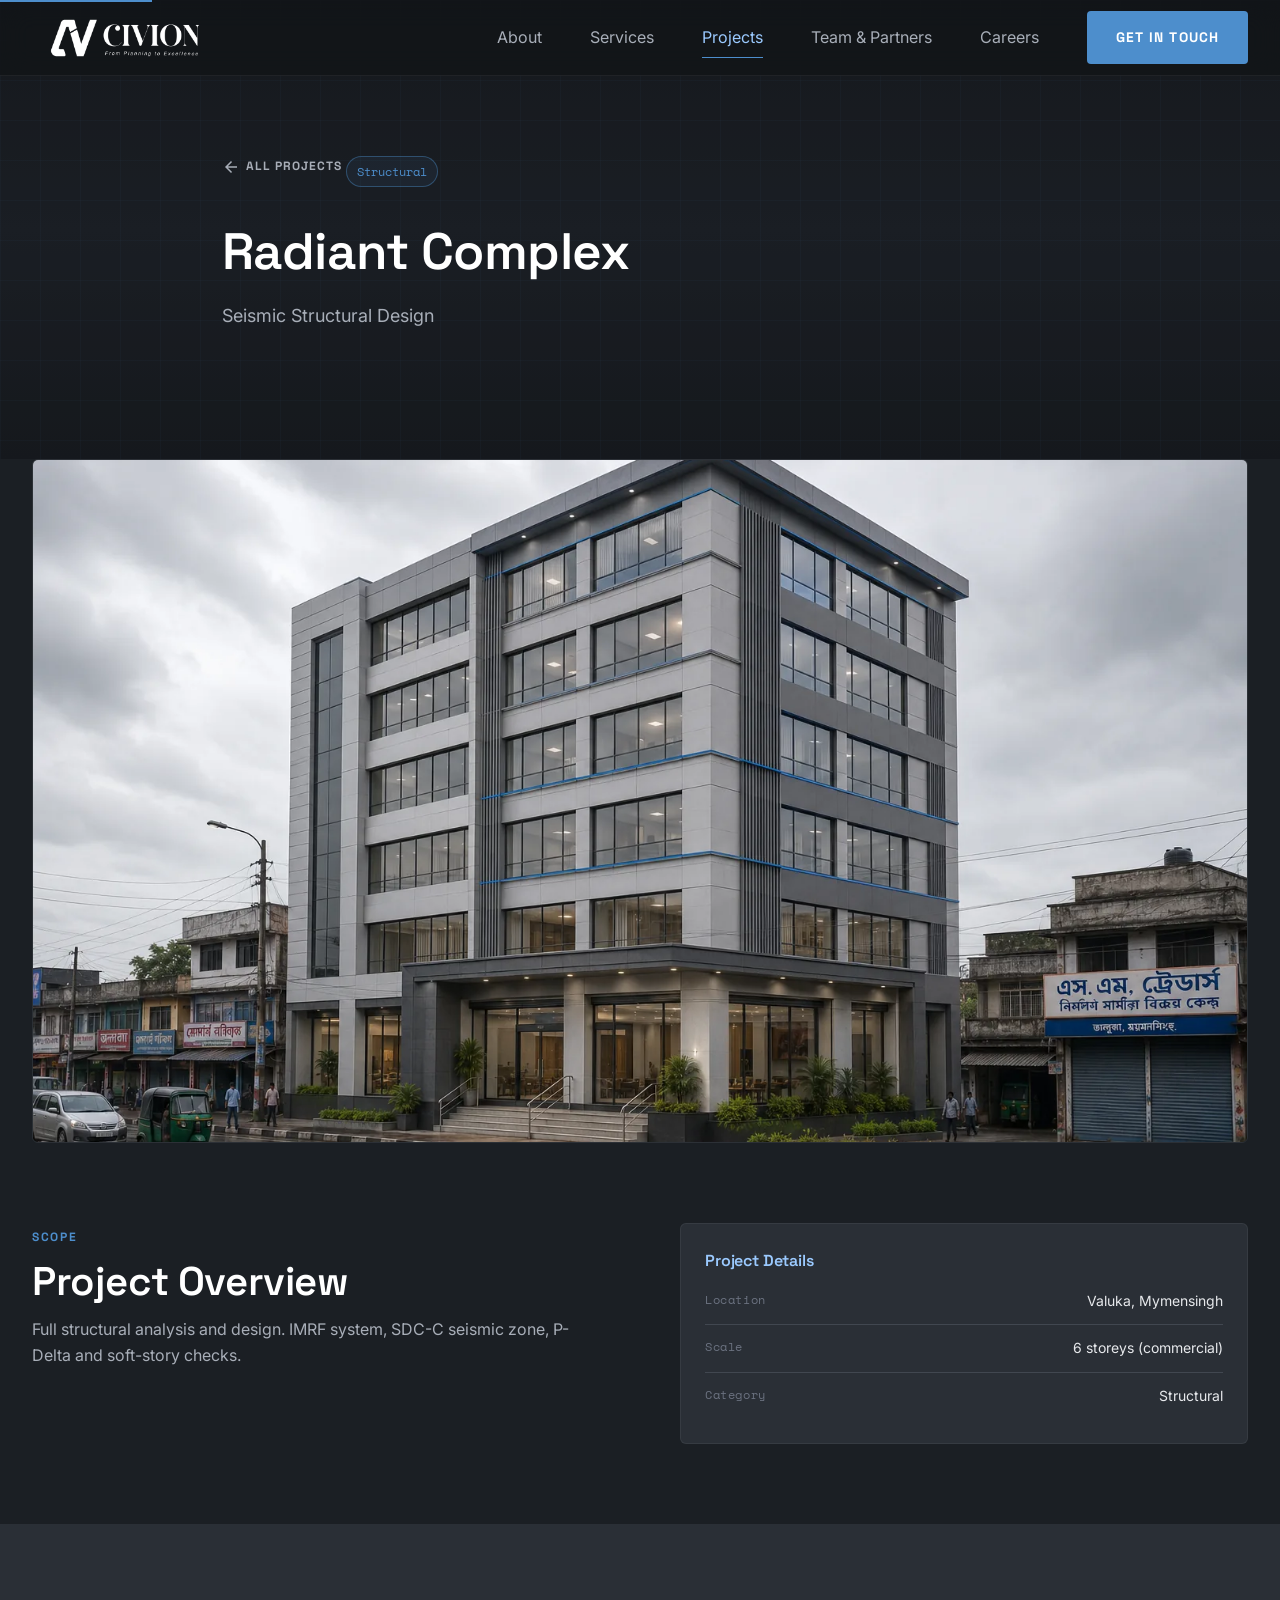
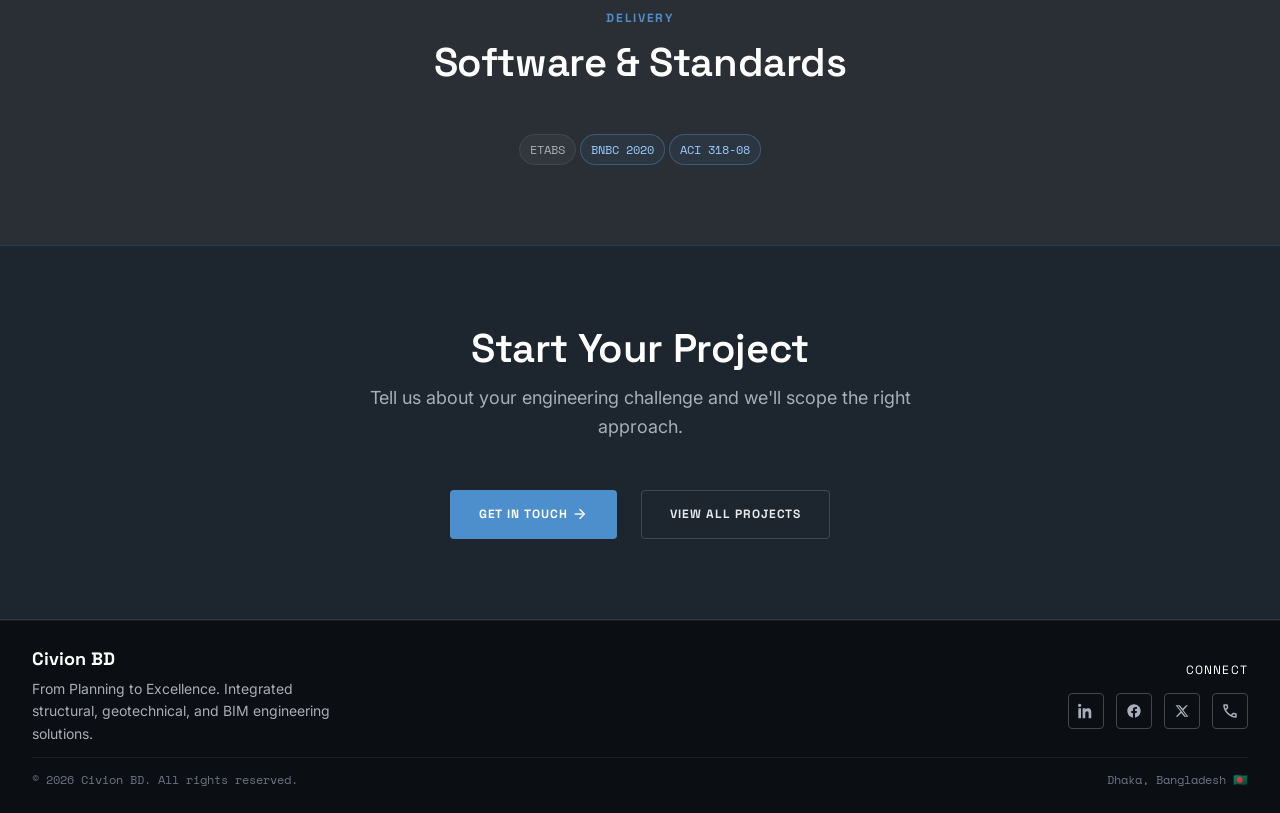
<file: projects/radiant/index.html>
<!DOCTYPE html>
<html lang="en">
<head>
<meta charset="UTF-8" />
<meta name="viewport" content="width=device-width, initial-scale=1.0" />
<title>Radiant Complex — Civion BD Projects</title>
<meta name="description" content="Seismic structural design for a 6-storey commercial building. IMRF system, SDC-C seismic zone, P-Delta and soft-story checks. Valuka, Mymensingh." />
<link rel="icon" href="../../favicon.ico" sizes="any" />
<link rel="icon" type="image/png" href="../../media/logos/favicon-32.png" sizes="32x32" />
<link rel="icon" type="image/png" href="../../media/logos/favicon-16.png" sizes="16x16" />
<link rel="apple-touch-icon" href="../../media/logos/apple-touch-icon.png" />
<meta property="og:title" content="Radiant Complex — Civion BD" />
<meta property="og:description" content="Seismic structural design for a 6-storey commercial building. IMRF system, SDC-C seismic zone, P-Delta and soft-story checks. Valuka, Mymensingh." />
<meta property="og:type" content="website" />
<meta property="og:url" content="https://civion-bd.github.io/projects/radiant/" />
<link rel="canonical" href="https://civion-bd.github.io/projects/radiant/" />
<meta name="twitter:card" content="summary_large_image" />
<meta name="twitter:title" content="Radiant Complex — Civion BD" />
<meta name="twitter:description" content="Seismic structural design for a 6-storey commercial building. IMRF system, SDC-C seismic zone, P-Delta and soft-story checks. Valuka, Mymensingh." />
<meta name="twitter:image" content="https://civion-bd.github.io/media/projects/radiant/project-radiant-hero-v01.webp" />
<meta property="og:image" content="../../media/projects/radiant/project-radiant-hero-v01.webp" />
<!-- Google Analytics (GA4) — Measurement ID G-GGPD788ZMY -->
<script async src="https://www.googletagmanager.com/gtag/js?id=G-GGPD788ZMY"></script>
<script>
  window.dataLayer = window.dataLayer || [];
  function gtag(){dataLayer.push(arguments);}
  gtag('js', new Date());
  gtag('config', 'G-GGPD788ZMY', { anonymize_ip: true });
</script>
<link rel="preconnect" href="https://fonts.googleapis.com" />
<link rel="preconnect" href="https://fonts.gstatic.com" crossorigin />
<link href="https://fonts.googleapis.com/css2?family=Inter:wght@400;500;600;700&family=Space+Grotesk:wght@500;600;700&family=Space+Mono:wght@400;700&display=swap" rel="stylesheet" />
<link href="https://fonts.googleapis.com/css2?family=Material+Symbols+Outlined:opsz,wght,FILL,GRAD@20..48,100..700,0..1,-50..200&display=swap" rel="stylesheet" />
<link rel="stylesheet" href="../../assets/css/main.css" />
<link rel="stylesheet" href="../../assets/css/animations.css" />
<style>.material-symbols-outlined{font-variation-settings:'FILL' 0,'wght' 400,'GRAD' 0,'opsz' 24;font-size:24px;line-height:1;}</style>
<script type="application/ld+json">
{
  "@context": "https://schema.org",
  "@type": "ProfessionalService",
  "@id": "https://civion-bd.github.io/#organization",
  "name": "Civion BD",
  "alternateName": "Civion BD Engineering Consultancy",
  "url": "https://civion-bd.github.io/",
  "logo": "https://civion-bd.github.io/media/logos/civion-bd-logo-square.png",
  "image": "https://civion-bd.github.io/media/logos/civion-bd-logo-social.png",
  "description": "A Dhaka-based structural, geotechnical, and BIM engineering consultancy delivering analysis, design, and coordination under BNBC, ASCE, ACI, and ISO 19650.",
  "email": "civionbd@gmail.com",
  "telephone": "+8801931955112",
  "address": {
    "@type": "PostalAddress",
    "streetAddress": "House # 771-A, Road # 11, Avenue # 6, Mirpur DOHS",
    "addressLocality": "Dhaka",
    "postalCode": "1216",
    "addressCountry": "BD"
  },
  "areaServed": "BD",
  "priceRange": "$$",
  "sameAs": [
    "https://www.linkedin.com/company/civion-bd/",
    "https://www.facebook.com/civion.bd.official",
    "https://x.com/civionbd"
  ]
}
</script>
<script type="application/ld+json">
{
  "@context": "https://schema.org",
  "@type": "BreadcrumbList",
  "itemListElement": [
    {
      "@type": "ListItem",
      "position": 1,
      "name": "Home",
      "item": "https://civion-bd.github.io/"
    },
    {
      "@type": "ListItem",
      "position": 2,
      "name": "Projects",
      "item": "https://civion-bd.github.io/projects/"
    },
    {
      "@type": "ListItem",
      "position": 3,
      "name": "Radiant Complex",
      "item": "https://civion-bd.github.io/projects/radiant/"
    }
  ]
}
</script>
</head>
<body data-page="projects" data-depth="2">
<a href="#main" class="skip-link">Skip to content</a>
<nav class="nav" id="topNav">
  <div class="nav__inner">
    <a href="../../" class="nav__logo">
      <img src="../../media/logos/civion-bd-logo-light.png" alt="Civion BD" class="nav__logo-img" />
    </a>

    <button class="nav__toggle" aria-label="Toggle navigation menu" aria-expanded="false">
      <span></span><span></span><span></span>
    </button>

    <div class="nav__links">
      <a href="../../about/" class="nav__link" data-page="about">About</a>
      <a href="../../services/" class="nav__link" data-page="services">Services</a>
      <a href="../../projects/" class="nav__link" data-page="projects">Projects</a>
      <a href="../../team-and-partnerships/" class="nav__link" data-page="team">Team &amp; Partners</a>
      <a href="../../careers/" class="nav__link" data-page="careers">Careers</a>
      <a href="../../contact/" class="btn btn--primary">Get In Touch</a>
    </div>
  </div>
</nav>

<main id="main">

  <!-- ================= HERO ================= -->
  <section class="section bg-gradient-steel" style="padding-top:calc(var(--nav-height) + var(--space-xl));position:relative;overflow:hidden;">
    <div class="bg-blueprint" style="position:absolute;inset:0;opacity:0.4;" aria-hidden="true"></div>
    <div class="container" style="position:relative;max-width:900px;">
      <a href="../" class="back-link"><span class="material-symbols-outlined" aria-hidden="true">arrow_back</span> All Projects</a>
      <span class="chip" style="color:#4D8ECC;border-color:#4D8ECC66;background:#4D8ECC14;">Structural</span>
      <h1 class="hero__title" style="font-size:clamp(2rem,4.2vw,3.2rem);margin-top:var(--space-md);">Radiant Complex</h1>
      <p class="hero__subtitle">Seismic Structural Design</p>
    </div>
  </section>

  <!-- ================= HERO MEDIA ================= -->
  <section class="bg-charcoal" style="padding-top:0;">
    <div class="container">
      <div class="media-figure" style="aspect-ratio:16/9;" data-reveal>
        <img src="../../media/projects/radiant/project-radiant-hero-v01.webp" alt="Radiant Complex — Seismic Structural Design" class="img-cover" loading="lazy" />
      </div>
    </div>
  </section>

  <!-- ================= OVERVIEW ================= -->
  <section class="section bg-charcoal">
    <div class="container">
      <div class="grid grid-2" style="align-items:start;gap:var(--space-xl);">
        <div data-reveal>
          <span class="eyebrow">Scope</span>
          <h2 class="section-title">Project Overview</h2>
          <p style="color:var(--color-soft-gray);">Full structural analysis and design. IMRF system, SDC-C seismic zone, P-Delta and soft-story checks.</p>
        </div>
        <div class="card" data-reveal data-reveal-delay="1">
          <h3 style="font-size:var(--fs-md);color:var(--color-accent-bright);margin-bottom:var(--space-xs);">Project Details</h3>
    <div style="display:flex;justify-content:space-between;gap:var(--space-md);padding:var(--space-sm) 0;border-bottom:1px solid var(--color-outline);">
      <span class="mono-tag">Location</span><span style="font-size:var(--fs-sm);color:var(--color-near-white);text-align:right;">Valuka, Mymensingh</span>
    </div>
    <div style="display:flex;justify-content:space-between;gap:var(--space-md);padding:var(--space-sm) 0;border-bottom:1px solid var(--color-outline);">
      <span class="mono-tag">Scale</span><span style="font-size:var(--fs-sm);color:var(--color-near-white);text-align:right;">6 storeys (commercial)</span>
    </div>
    <div style="display:flex;justify-content:space-between;gap:var(--space-md);padding:var(--space-sm) 0;">
      <span class="mono-tag">Category</span><span style="font-size:var(--fs-sm);color:var(--color-near-white);text-align:right;">Structural</span>
    </div>
        </div>
      </div>
    </div>
  </section>

  <!-- ================= SOFTWARE & STANDARDS ================= -->
  <section class="section bg-gunmetal">
    <div class="container">
      <div class="section-head center" data-reveal>
        <span class="eyebrow">Delivery</span>
        <h2 class="section-title">Software &amp; Standards</h2>
      </div>
      <div class="flex gap-xs" style="flex-wrap:wrap;justify-content:center;" data-reveal data-reveal-delay="1">
        <span class="chip">ETABS</span><span class="chip chip--accent">BNBC 2020</span><span class="chip chip--accent">ACI 318-08</span>
      </div>
    </div>
  </section>

  <!-- ================= CTA ================= -->
  <section class="section text-center" style="background:rgba(77,142,204,0.06);border-top:1px solid rgba(77,142,204,0.2);border-bottom:1px solid rgba(77,142,204,0.2);">
    <div class="container" style="max-width:640px;">
      <h2 class="section-title" data-reveal>Start Your Project</h2>
      <p class="section-subtitle" style="margin:0 auto var(--space-lg);" data-reveal data-reveal-delay="1">Tell us about your engineering challenge and we'll scope the right approach.</p>
      <div class="flex gap-md" style="justify-content:center;flex-wrap:wrap;" data-reveal data-reveal-delay="2">
        <a href="../../contact/" class="btn btn--primary">Get In Touch <span class="material-symbols-outlined icon">arrow_forward</span></a>
        <a href="../" class="btn btn--secondary">View All Projects</a>
      </div>
    </div>
  </section>

</main>

<footer class="footer">
  <div class="container">
    <div class="footer__top">
      <div class="footer__brand">
        <span class="footer__brand-name">Civion BD</span>
        <p class="footer__tagline">From Planning to Excellence. Integrated structural, geotechnical, and BIM engineering solutions.</p>
      </div>

      <div class="footer__col footer__col--connect">
        <span class="footer__col-title">Connect</span>
        <div class="footer__social">
          <a href="https://www.linkedin.com/company/civion-bd/" target="_blank" rel="noopener" aria-label="Civion BD on LinkedIn" title="LinkedIn">
            <svg width="16" height="16" viewBox="0 0 24 24" fill="currentColor" aria-hidden="true"><path d="M4.98 3.5C4.98 4.88 3.87 6 2.5 6S0 4.88 0 3.5 1.12 1 2.5 1s2.48 1.12 2.48 2.5zM.5 8h4V23h-4V8zm7 0h3.8v2.05h.05c.53-1 1.83-2.05 3.77-2.05 4.03 0 4.78 2.65 4.78 6.1V23h-4v-6.9c0-1.65-.03-3.77-2.3-3.77-2.3 0-2.65 1.8-2.65 3.65V23h-4V8z"/></svg>
          </a>
          <a href="https://www.facebook.com/civion.bd.official" target="_blank" rel="noopener" aria-label="Civion BD on Facebook" title="Facebook">
            <svg width="16" height="16" viewBox="0 0 24 24" fill="currentColor" aria-hidden="true"><path d="M22 12.06C22 6.51 17.52 2 12 2S2 6.51 2 12.06c0 5.02 3.66 9.18 8.44 9.94v-7.03H7.9v-2.91h2.54V9.85c0-2.51 1.49-3.9 3.77-3.9 1.09 0 2.23.2 2.23.2v2.46h-1.26c-1.24 0-1.63.77-1.63 1.56v1.89h2.78l-.44 2.91h-2.34V22c4.78-.76 8.44-4.92 8.44-9.94z"/></svg>
          </a>
          <a href="https://x.com/civionbd" target="_blank" rel="noopener" aria-label="Civion BD on X" title="X">
            <svg width="14" height="14" viewBox="0 0 24 24" fill="currentColor" aria-hidden="true"><path d="M18.9 2H22l-7.6 8.7L23 22h-6.9l-5.4-6.6L4.4 22H1.3l8.1-9.3L1 2h7.1l4.9 6.1L18.9 2zM17.6 20h1.9L6.5 4H4.5l13.1 16z"/></svg>
          </a>
          <a href="tel:+8801931955112" aria-label="Call Civion BD" title="Call Civion BD">
            <span class="material-symbols-outlined" aria-hidden="true" style="font-size:18px;">call</span>
          </a>
        </div>
      </div>
    </div>

    <div class="footer__bottom">
      <span class="footer__meta">&copy; <span data-year></span> Civion BD. All rights reserved.</span>
      <span class="footer__meta">Dhaka, Bangladesh 🇧🇩</span>
    </div>
  </div>
</footer>

<script src="../../assets/js/main.js" defer></script>
<script src="../../assets/js/animations.js" defer></script>
</body>
</html>
</file>
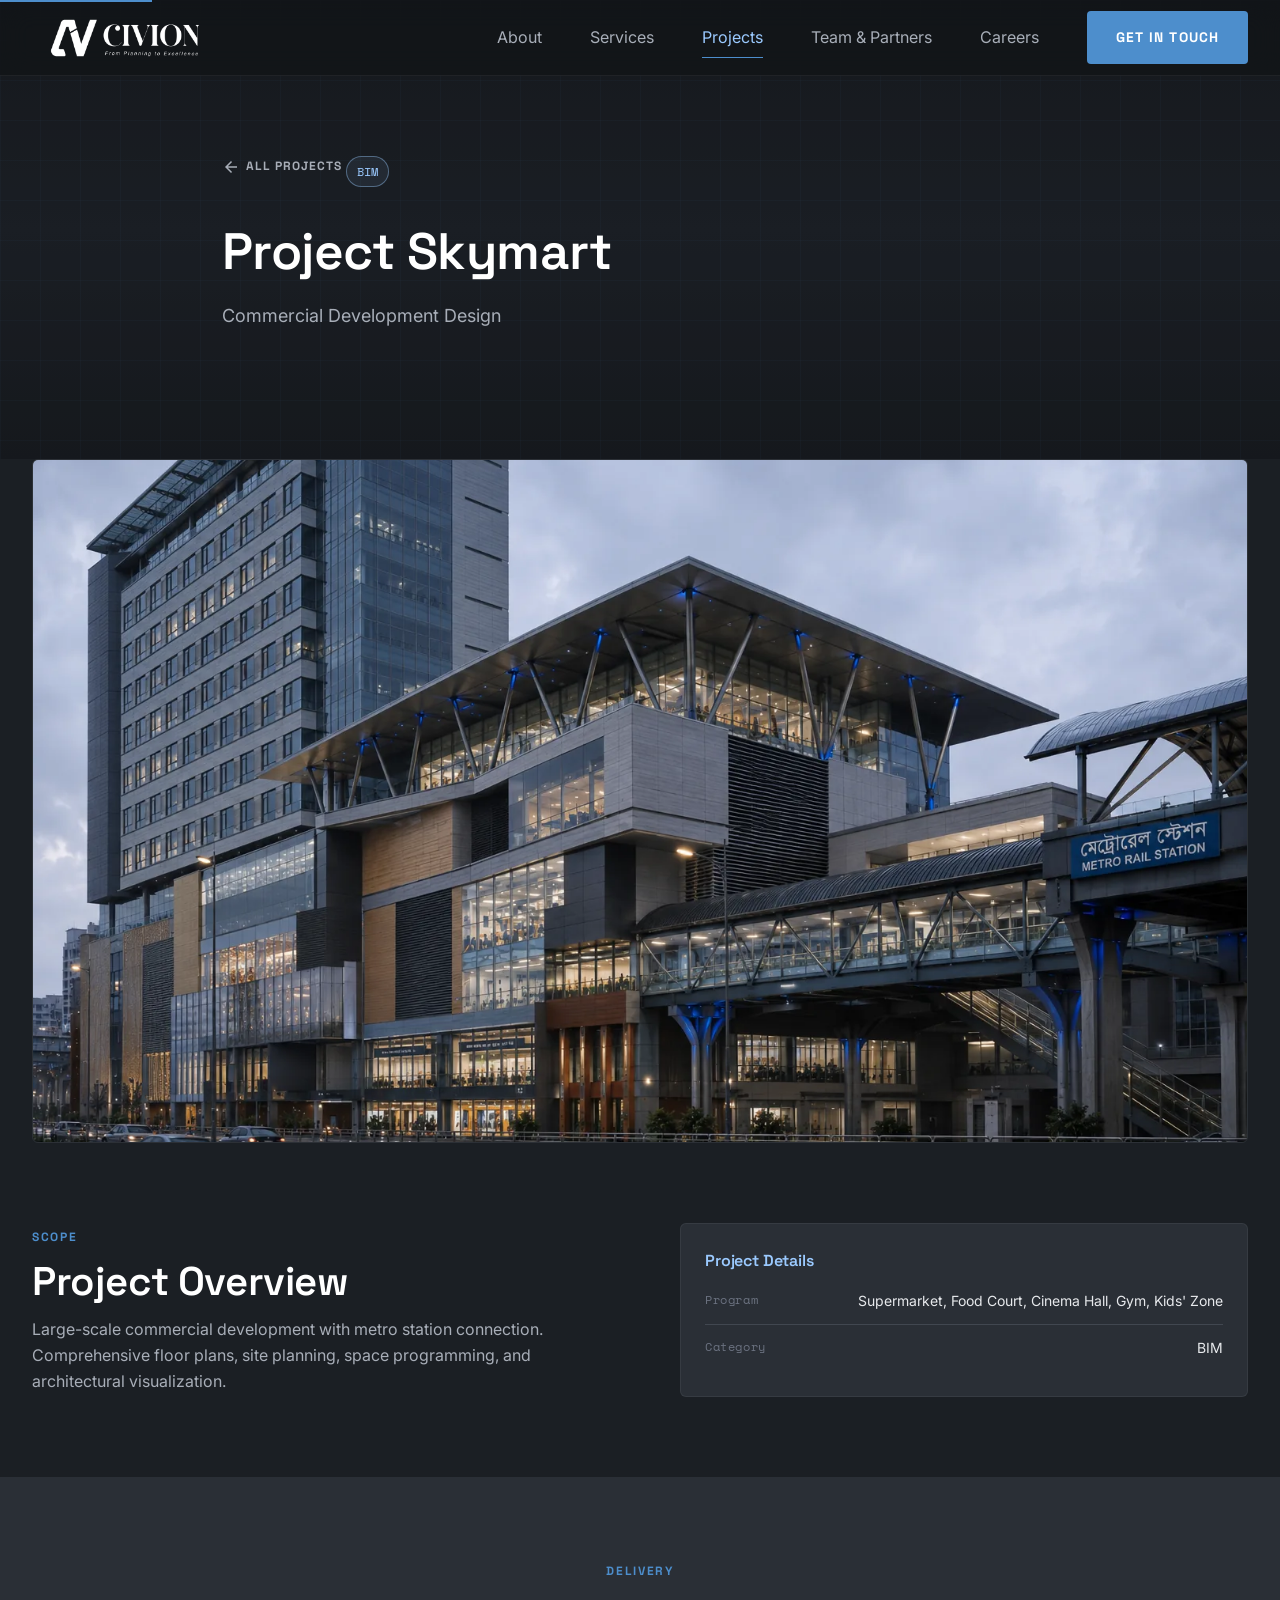
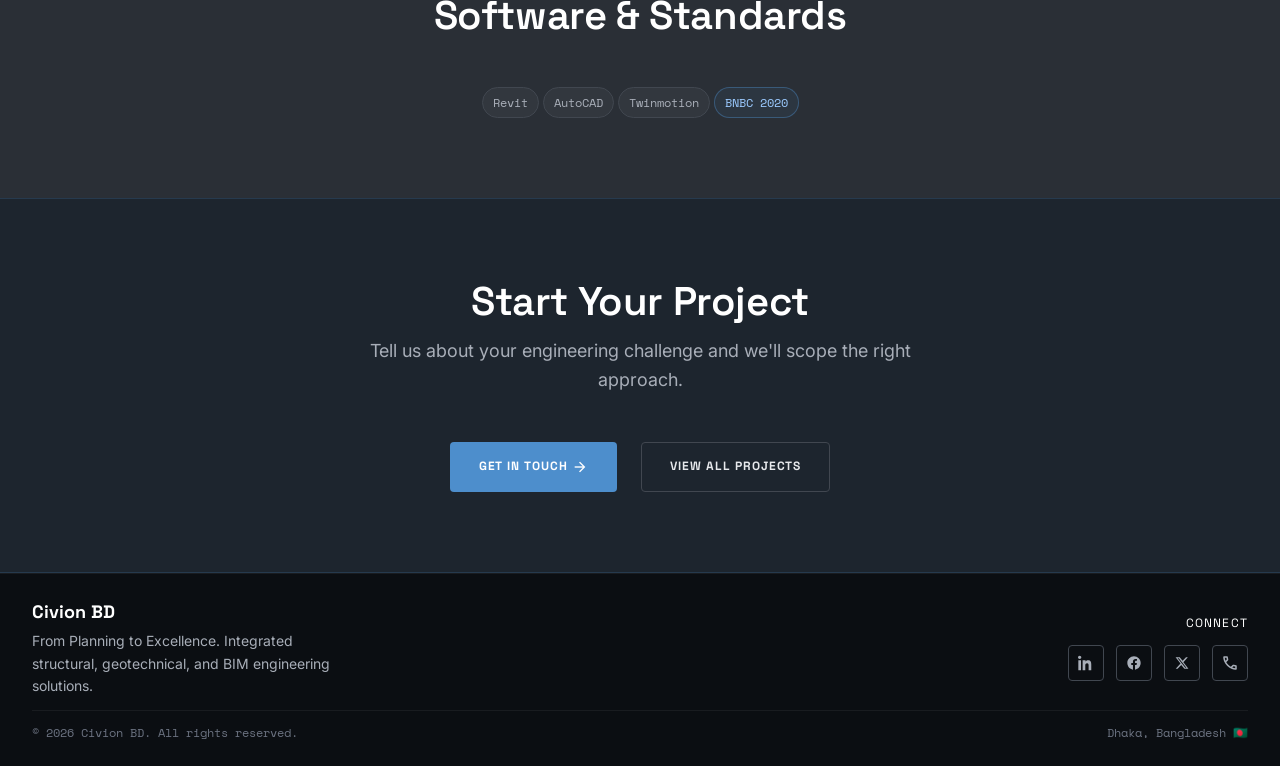
<file: projects/skymart/index.html>
<!DOCTYPE html>
<html lang="en">
<head>
<meta charset="UTF-8" />
<meta name="viewport" content="width=device-width, initial-scale=1.0" />
<title>Project Skymart — Civion BD Projects</title>
<meta name="description" content="Large-scale commercial development with metro station connection — supermarket, food court, cinema hall, gym, kids' zone." />
<link rel="icon" href="../../favicon.ico" sizes="any" />
<link rel="icon" type="image/png" href="../../media/logos/favicon-32.png" sizes="32x32" />
<link rel="icon" type="image/png" href="../../media/logos/favicon-16.png" sizes="16x16" />
<link rel="apple-touch-icon" href="../../media/logos/apple-touch-icon.png" />
<meta property="og:title" content="Project Skymart — Civion BD" />
<meta property="og:description" content="Large-scale commercial development with metro station connection — supermarket, food court, cinema hall, gym, kids' zone." />
<meta property="og:type" content="website" />
<meta property="og:url" content="https://civion-bd.github.io/projects/skymart/" />
<link rel="canonical" href="https://civion-bd.github.io/projects/skymart/" />
<meta name="twitter:card" content="summary_large_image" />
<meta name="twitter:title" content="Project Skymart — Civion BD" />
<meta name="twitter:description" content="Large-scale commercial development with metro station connection — supermarket, food court, cinema hall, gym, kids' zone." />
<meta name="twitter:image" content="https://civion-bd.github.io/media/projects/skymart/project-skymart-hero-v01.webp" />
<meta property="og:image" content="../../media/projects/skymart/project-skymart-hero-v01.webp" />
<!-- Google Analytics (GA4) — Measurement ID G-GGPD788ZMY -->
<script async src="https://www.googletagmanager.com/gtag/js?id=G-GGPD788ZMY"></script>
<script>
  window.dataLayer = window.dataLayer || [];
  function gtag(){dataLayer.push(arguments);}
  gtag('js', new Date());
  gtag('config', 'G-GGPD788ZMY', { anonymize_ip: true });
</script>
<link rel="preconnect" href="https://fonts.googleapis.com" />
<link rel="preconnect" href="https://fonts.gstatic.com" crossorigin />
<link href="https://fonts.googleapis.com/css2?family=Inter:wght@400;500;600;700&family=Space+Grotesk:wght@500;600;700&family=Space+Mono:wght@400;700&display=swap" rel="stylesheet" />
<link href="https://fonts.googleapis.com/css2?family=Material+Symbols+Outlined:opsz,wght,FILL,GRAD@20..48,100..700,0..1,-50..200&display=swap" rel="stylesheet" />
<link rel="stylesheet" href="../../assets/css/main.css" />
<link rel="stylesheet" href="../../assets/css/animations.css" />
<style>.material-symbols-outlined{font-variation-settings:'FILL' 0,'wght' 400,'GRAD' 0,'opsz' 24;font-size:24px;line-height:1;}</style>
<script type="application/ld+json">
{
  "@context": "https://schema.org",
  "@type": "ProfessionalService",
  "@id": "https://civion-bd.github.io/#organization",
  "name": "Civion BD",
  "alternateName": "Civion BD Engineering Consultancy",
  "url": "https://civion-bd.github.io/",
  "logo": "https://civion-bd.github.io/media/logos/civion-bd-logo-square.png",
  "image": "https://civion-bd.github.io/media/logos/civion-bd-logo-social.png",
  "description": "A Dhaka-based structural, geotechnical, and BIM engineering consultancy delivering analysis, design, and coordination under BNBC, ASCE, ACI, and ISO 19650.",
  "email": "civionbd@gmail.com",
  "telephone": "+8801931955112",
  "address": {
    "@type": "PostalAddress",
    "streetAddress": "House # 771-A, Road # 11, Avenue # 6, Mirpur DOHS",
    "addressLocality": "Dhaka",
    "postalCode": "1216",
    "addressCountry": "BD"
  },
  "areaServed": "BD",
  "priceRange": "$$",
  "sameAs": [
    "https://www.linkedin.com/company/civion-bd/",
    "https://www.facebook.com/civion.bd.official",
    "https://x.com/civionbd"
  ]
}
</script>
<script type="application/ld+json">
{
  "@context": "https://schema.org",
  "@type": "BreadcrumbList",
  "itemListElement": [
    {
      "@type": "ListItem",
      "position": 1,
      "name": "Home",
      "item": "https://civion-bd.github.io/"
    },
    {
      "@type": "ListItem",
      "position": 2,
      "name": "Projects",
      "item": "https://civion-bd.github.io/projects/"
    },
    {
      "@type": "ListItem",
      "position": 3,
      "name": "Project Skymart",
      "item": "https://civion-bd.github.io/projects/skymart/"
    }
  ]
}
</script>
</head>
<body data-page="projects" data-depth="2">
<a href="#main" class="skip-link">Skip to content</a>
<nav class="nav" id="topNav">
  <div class="nav__inner">
    <a href="../../" class="nav__logo">
      <img src="../../media/logos/civion-bd-logo-light.png" alt="Civion BD" class="nav__logo-img" />
    </a>

    <button class="nav__toggle" aria-label="Toggle navigation menu" aria-expanded="false">
      <span></span><span></span><span></span>
    </button>

    <div class="nav__links">
      <a href="../../about/" class="nav__link" data-page="about">About</a>
      <a href="../../services/" class="nav__link" data-page="services">Services</a>
      <a href="../../projects/" class="nav__link" data-page="projects">Projects</a>
      <a href="../../team-and-partnerships/" class="nav__link" data-page="team">Team &amp; Partners</a>
      <a href="../../careers/" class="nav__link" data-page="careers">Careers</a>
      <a href="../../contact/" class="btn btn--primary">Get In Touch</a>
    </div>
  </div>
</nav>

<main id="main">

  <!-- ================= HERO ================= -->
  <section class="section bg-gradient-steel" style="padding-top:calc(var(--nav-height) + var(--space-xl));position:relative;overflow:hidden;">
    <div class="bg-blueprint" style="position:absolute;inset:0;opacity:0.4;" aria-hidden="true"></div>
    <div class="container" style="position:relative;max-width:900px;">
      <a href="../" class="back-link"><span class="material-symbols-outlined" aria-hidden="true">arrow_back</span> All Projects</a>
      <span class="chip" style="color:#9BCAFF;border-color:#9BCAFF66;background:#9BCAFF14;">BIM</span>
      <h1 class="hero__title" style="font-size:clamp(2rem,4.2vw,3.2rem);margin-top:var(--space-md);">Project Skymart</h1>
      <p class="hero__subtitle">Commercial Development Design</p>
    </div>
  </section>

  <!-- ================= HERO MEDIA ================= -->
  <section class="bg-charcoal" style="padding-top:0;">
    <div class="container">
      <div class="media-figure" style="aspect-ratio:16/9;" data-reveal>
        <img src="../../media/projects/skymart/project-skymart-hero-v01.webp" alt="Project Skymart — Commercial Development Design" class="img-cover" loading="lazy" />
      </div>
    </div>
  </section>

  <!-- ================= OVERVIEW ================= -->
  <section class="section bg-charcoal">
    <div class="container">
      <div class="grid grid-2" style="align-items:start;gap:var(--space-xl);">
        <div data-reveal>
          <span class="eyebrow">Scope</span>
          <h2 class="section-title">Project Overview</h2>
          <p style="color:var(--color-soft-gray);">Large-scale commercial development with metro station connection. Comprehensive floor plans, site planning, space programming, and architectural visualization.</p>
        </div>
        <div class="card" data-reveal data-reveal-delay="1">
          <h3 style="font-size:var(--fs-md);color:var(--color-accent-bright);margin-bottom:var(--space-xs);">Project Details</h3>
    <div style="display:flex;justify-content:space-between;gap:var(--space-md);padding:var(--space-sm) 0;border-bottom:1px solid var(--color-outline);">
      <span class="mono-tag">Program</span><span style="font-size:var(--fs-sm);color:var(--color-near-white);text-align:right;">Supermarket, Food Court, Cinema Hall, Gym, Kids' Zone</span>
    </div>
    <div style="display:flex;justify-content:space-between;gap:var(--space-md);padding:var(--space-sm) 0;">
      <span class="mono-tag">Category</span><span style="font-size:var(--fs-sm);color:var(--color-near-white);text-align:right;">BIM</span>
    </div>
        </div>
      </div>
    </div>
  </section>

  <!-- ================= SOFTWARE & STANDARDS ================= -->
  <section class="section bg-gunmetal">
    <div class="container">
      <div class="section-head center" data-reveal>
        <span class="eyebrow">Delivery</span>
        <h2 class="section-title">Software &amp; Standards</h2>
      </div>
      <div class="flex gap-xs" style="flex-wrap:wrap;justify-content:center;" data-reveal data-reveal-delay="1">
        <span class="chip">Revit</span><span class="chip">AutoCAD</span><span class="chip">Twinmotion</span><span class="chip chip--accent">BNBC 2020</span>
      </div>
    </div>
  </section>

  <!-- ================= CTA ================= -->
  <section class="section text-center" style="background:rgba(77,142,204,0.06);border-top:1px solid rgba(77,142,204,0.2);border-bottom:1px solid rgba(77,142,204,0.2);">
    <div class="container" style="max-width:640px;">
      <h2 class="section-title" data-reveal>Start Your Project</h2>
      <p class="section-subtitle" style="margin:0 auto var(--space-lg);" data-reveal data-reveal-delay="1">Tell us about your engineering challenge and we'll scope the right approach.</p>
      <div class="flex gap-md" style="justify-content:center;flex-wrap:wrap;" data-reveal data-reveal-delay="2">
        <a href="../../contact/" class="btn btn--primary">Get In Touch <span class="material-symbols-outlined icon">arrow_forward</span></a>
        <a href="../" class="btn btn--secondary">View All Projects</a>
      </div>
    </div>
  </section>

</main>

<footer class="footer">
  <div class="container">
    <div class="footer__top">
      <div class="footer__brand">
        <span class="footer__brand-name">Civion BD</span>
        <p class="footer__tagline">From Planning to Excellence. Integrated structural, geotechnical, and BIM engineering solutions.</p>
      </div>

      <div class="footer__col footer__col--connect">
        <span class="footer__col-title">Connect</span>
        <div class="footer__social">
          <a href="https://www.linkedin.com/company/civion-bd/" target="_blank" rel="noopener" aria-label="Civion BD on LinkedIn" title="LinkedIn">
            <svg width="16" height="16" viewBox="0 0 24 24" fill="currentColor" aria-hidden="true"><path d="M4.98 3.5C4.98 4.88 3.87 6 2.5 6S0 4.88 0 3.5 1.12 1 2.5 1s2.48 1.12 2.48 2.5zM.5 8h4V23h-4V8zm7 0h3.8v2.05h.05c.53-1 1.83-2.05 3.77-2.05 4.03 0 4.78 2.65 4.78 6.1V23h-4v-6.9c0-1.65-.03-3.77-2.3-3.77-2.3 0-2.65 1.8-2.65 3.65V23h-4V8z"/></svg>
          </a>
          <a href="https://www.facebook.com/civion.bd.official" target="_blank" rel="noopener" aria-label="Civion BD on Facebook" title="Facebook">
            <svg width="16" height="16" viewBox="0 0 24 24" fill="currentColor" aria-hidden="true"><path d="M22 12.06C22 6.51 17.52 2 12 2S2 6.51 2 12.06c0 5.02 3.66 9.18 8.44 9.94v-7.03H7.9v-2.91h2.54V9.85c0-2.51 1.49-3.9 3.77-3.9 1.09 0 2.23.2 2.23.2v2.46h-1.26c-1.24 0-1.63.77-1.63 1.56v1.89h2.78l-.44 2.91h-2.34V22c4.78-.76 8.44-4.92 8.44-9.94z"/></svg>
          </a>
          <a href="https://x.com/civionbd" target="_blank" rel="noopener" aria-label="Civion BD on X" title="X">
            <svg width="14" height="14" viewBox="0 0 24 24" fill="currentColor" aria-hidden="true"><path d="M18.9 2H22l-7.6 8.7L23 22h-6.9l-5.4-6.6L4.4 22H1.3l8.1-9.3L1 2h7.1l4.9 6.1L18.9 2zM17.6 20h1.9L6.5 4H4.5l13.1 16z"/></svg>
          </a>
          <a href="tel:+8801931955112" aria-label="Call Civion BD" title="Call Civion BD">
            <span class="material-symbols-outlined" aria-hidden="true" style="font-size:18px;">call</span>
          </a>
        </div>
      </div>
    </div>

    <div class="footer__bottom">
      <span class="footer__meta">&copy; <span data-year></span> Civion BD. All rights reserved.</span>
      <span class="footer__meta">Dhaka, Bangladesh 🇧🇩</span>
    </div>
  </div>
</footer>

<script src="../../assets/js/main.js" defer></script>
<script src="../../assets/js/animations.js" defer></script>
</body>
</html>
</file>
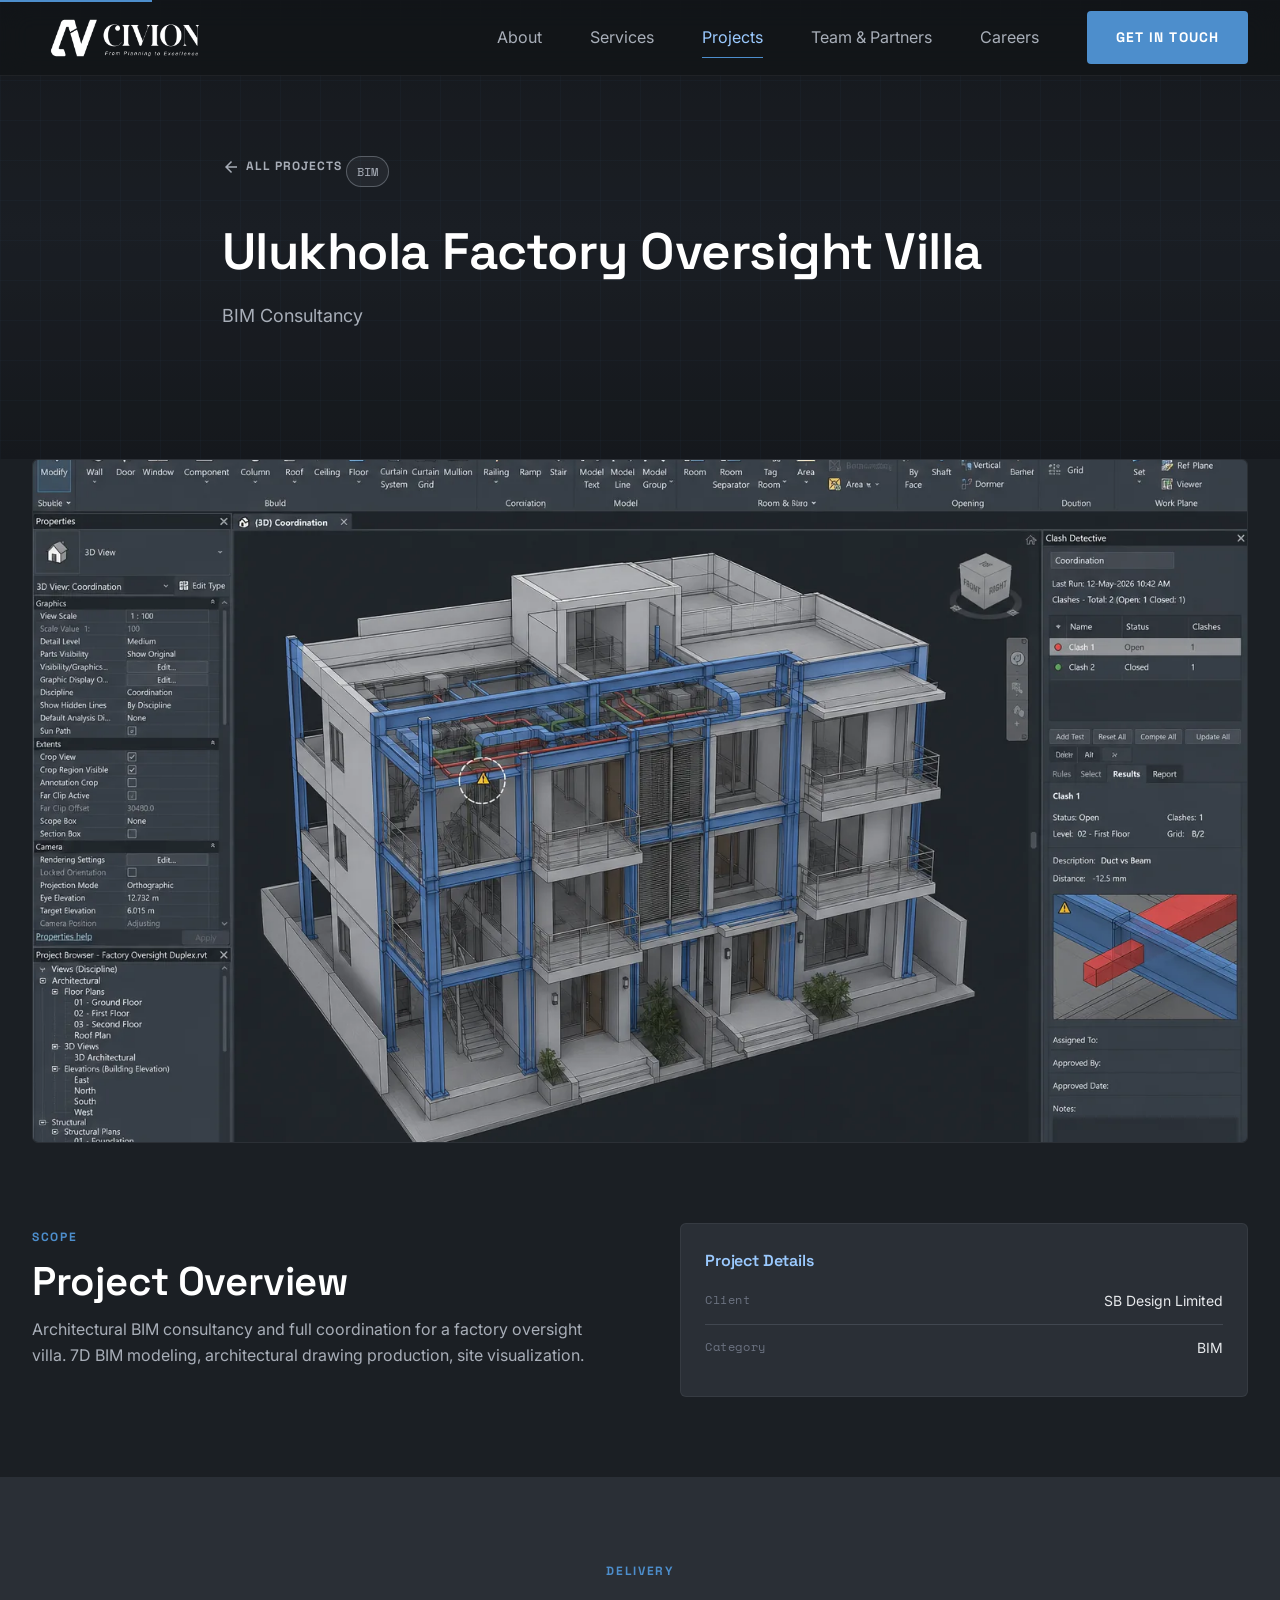
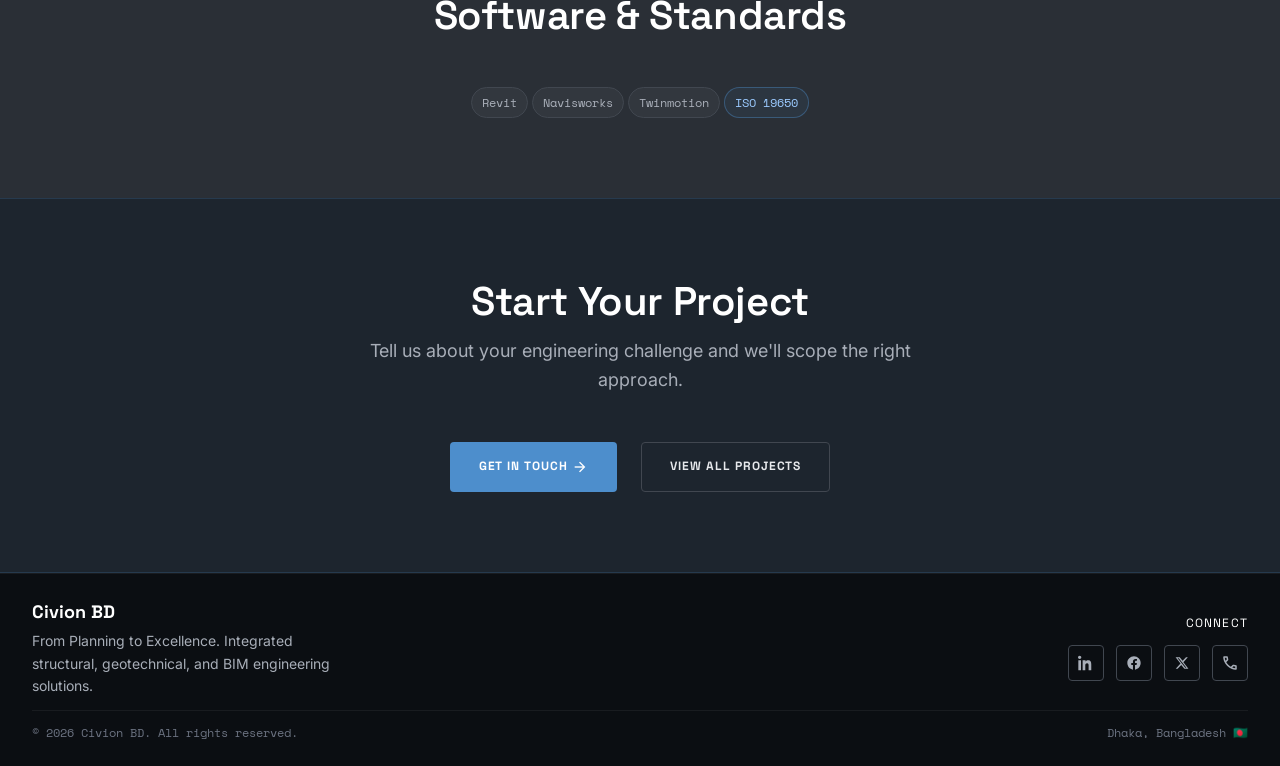
<file: projects/ulukhola/index.html>
<!DOCTYPE html>
<html lang="en">
<head>
<meta charset="UTF-8" />
<meta name="viewport" content="width=device-width, initial-scale=1.0" />
<title>Ulukhola Factory Oversight Villa — Civion BD Projects</title>
<meta name="description" content="Architectural BIM consultancy and full coordination for a factory oversight villa. 7D BIM modeling and site visualization. Client: SB Design Limited." />
<link rel="icon" href="../../favicon.ico" sizes="any" />
<link rel="icon" type="image/png" href="../../media/logos/favicon-32.png" sizes="32x32" />
<link rel="icon" type="image/png" href="../../media/logos/favicon-16.png" sizes="16x16" />
<link rel="apple-touch-icon" href="../../media/logos/apple-touch-icon.png" />
<meta property="og:title" content="Ulukhola Factory Oversight Villa — Civion BD" />
<meta property="og:description" content="Architectural BIM consultancy and full coordination for a factory oversight villa. 7D BIM modeling and site visualization. Client: SB Design Limited." />
<meta property="og:type" content="website" />
<meta property="og:url" content="https://civion-bd.github.io/projects/ulukhola/" />
<link rel="canonical" href="https://civion-bd.github.io/projects/ulukhola/" />
<meta name="twitter:card" content="summary_large_image" />
<meta name="twitter:title" content="Ulukhola Factory Oversight Villa — Civion BD" />
<meta name="twitter:description" content="Architectural BIM consultancy and full coordination for a factory oversight villa. 7D BIM modeling and site visualization. Client: SB Design Limited." />
<meta name="twitter:image" content="https://civion-bd.github.io/media/projects/ulukhola/project-ulukhola-hero-v01.webp" />
<meta property="og:image" content="../../media/projects/ulukhola/project-ulukhola-hero-v01.webp" />
<!-- Google Analytics (GA4) — Measurement ID G-GGPD788ZMY -->
<script async src="https://www.googletagmanager.com/gtag/js?id=G-GGPD788ZMY"></script>
<script>
  window.dataLayer = window.dataLayer || [];
  function gtag(){dataLayer.push(arguments);}
  gtag('js', new Date());
  gtag('config', 'G-GGPD788ZMY', { anonymize_ip: true });
</script>
<link rel="preconnect" href="https://fonts.googleapis.com" />
<link rel="preconnect" href="https://fonts.gstatic.com" crossorigin />
<link href="https://fonts.googleapis.com/css2?family=Inter:wght@400;500;600;700&family=Space+Grotesk:wght@500;600;700&family=Space+Mono:wght@400;700&display=swap" rel="stylesheet" />
<link href="https://fonts.googleapis.com/css2?family=Material+Symbols+Outlined:opsz,wght,FILL,GRAD@20..48,100..700,0..1,-50..200&display=swap" rel="stylesheet" />
<link rel="stylesheet" href="../../assets/css/main.css" />
<link rel="stylesheet" href="../../assets/css/animations.css" />
<style>.material-symbols-outlined{font-variation-settings:'FILL' 0,'wght' 400,'GRAD' 0,'opsz' 24;font-size:24px;line-height:1;}</style>
<script type="application/ld+json">
{
  "@context": "https://schema.org",
  "@type": "ProfessionalService",
  "@id": "https://civion-bd.github.io/#organization",
  "name": "Civion BD",
  "alternateName": "Civion BD Engineering Consultancy",
  "url": "https://civion-bd.github.io/",
  "logo": "https://civion-bd.github.io/media/logos/civion-bd-logo-square.png",
  "image": "https://civion-bd.github.io/media/logos/civion-bd-logo-social.png",
  "description": "A Dhaka-based structural, geotechnical, and BIM engineering consultancy delivering analysis, design, and coordination under BNBC, ASCE, ACI, and ISO 19650.",
  "email": "civionbd@gmail.com",
  "telephone": "+8801931955112",
  "address": {
    "@type": "PostalAddress",
    "streetAddress": "House # 771-A, Road # 11, Avenue # 6, Mirpur DOHS",
    "addressLocality": "Dhaka",
    "postalCode": "1216",
    "addressCountry": "BD"
  },
  "areaServed": "BD",
  "priceRange": "$$",
  "sameAs": [
    "https://www.linkedin.com/company/civion-bd/",
    "https://www.facebook.com/civion.bd.official",
    "https://x.com/civionbd"
  ]
}
</script>
<script type="application/ld+json">
{
  "@context": "https://schema.org",
  "@type": "BreadcrumbList",
  "itemListElement": [
    {
      "@type": "ListItem",
      "position": 1,
      "name": "Home",
      "item": "https://civion-bd.github.io/"
    },
    {
      "@type": "ListItem",
      "position": 2,
      "name": "Projects",
      "item": "https://civion-bd.github.io/projects/"
    },
    {
      "@type": "ListItem",
      "position": 3,
      "name": "Ulukhola Factory Oversight Villa",
      "item": "https://civion-bd.github.io/projects/ulukhola/"
    }
  ]
}
</script>
</head>
<body data-page="projects" data-depth="2">
<a href="#main" class="skip-link">Skip to content</a>
<nav class="nav" id="topNav">
  <div class="nav__inner">
    <a href="../../" class="nav__logo">
      <img src="../../media/logos/civion-bd-logo-light.png" alt="Civion BD" class="nav__logo-img" />
    </a>

    <button class="nav__toggle" aria-label="Toggle navigation menu" aria-expanded="false">
      <span></span><span></span><span></span>
    </button>

    <div class="nav__links">
      <a href="../../about/" class="nav__link" data-page="about">About</a>
      <a href="../../services/" class="nav__link" data-page="services">Services</a>
      <a href="../../projects/" class="nav__link" data-page="projects">Projects</a>
      <a href="../../team-and-partnerships/" class="nav__link" data-page="team">Team &amp; Partners</a>
      <a href="../../careers/" class="nav__link" data-page="careers">Careers</a>
      <a href="../../contact/" class="btn btn--primary">Get In Touch</a>
    </div>
  </div>
</nav>

<main id="main">

  <!-- ================= HERO ================= -->
  <section class="section bg-gradient-steel" style="padding-top:calc(var(--nav-height) + var(--space-xl));position:relative;overflow:hidden;">
    <div class="bg-blueprint" style="position:absolute;inset:0;opacity:0.4;" aria-hidden="true"></div>
    <div class="container" style="position:relative;max-width:900px;">
      <a href="../" class="back-link"><span class="material-symbols-outlined" aria-hidden="true">arrow_back</span> All Projects</a>
      <span class="chip" style="color:#A8AEB8;border-color:#A8AEB866;background:#A8AEB814;">BIM</span>
      <h1 class="hero__title" style="font-size:clamp(2rem,4.2vw,3.2rem);margin-top:var(--space-md);">Ulukhola Factory Oversight Villa</h1>
      <p class="hero__subtitle">BIM Consultancy</p>
    </div>
  </section>

  <!-- ================= HERO MEDIA ================= -->
  <section class="bg-charcoal" style="padding-top:0;">
    <div class="container">
      <div class="media-figure" style="aspect-ratio:16/9;" data-reveal>
        <img src="../../media/projects/ulukhola/project-ulukhola-hero-v01.webp" alt="Ulukhola Factory Oversight Villa — BIM Consultancy" class="img-cover" loading="lazy" />
      </div>
    </div>
  </section>

  <!-- ================= OVERVIEW ================= -->
  <section class="section bg-charcoal">
    <div class="container">
      <div class="grid grid-2" style="align-items:start;gap:var(--space-xl);">
        <div data-reveal>
          <span class="eyebrow">Scope</span>
          <h2 class="section-title">Project Overview</h2>
          <p style="color:var(--color-soft-gray);">Architectural BIM consultancy and full coordination for a factory oversight villa. 7D BIM modeling, architectural drawing production, site visualization.</p>
        </div>
        <div class="card" data-reveal data-reveal-delay="1">
          <h3 style="font-size:var(--fs-md);color:var(--color-accent-bright);margin-bottom:var(--space-xs);">Project Details</h3>
    <div style="display:flex;justify-content:space-between;gap:var(--space-md);padding:var(--space-sm) 0;border-bottom:1px solid var(--color-outline);">
      <span class="mono-tag">Client</span><span style="font-size:var(--fs-sm);color:var(--color-near-white);text-align:right;">SB Design Limited</span>
    </div>
    <div style="display:flex;justify-content:space-between;gap:var(--space-md);padding:var(--space-sm) 0;">
      <span class="mono-tag">Category</span><span style="font-size:var(--fs-sm);color:var(--color-near-white);text-align:right;">BIM</span>
    </div>
        </div>
      </div>
    </div>
  </section>

  <!-- ================= SOFTWARE & STANDARDS ================= -->
  <section class="section bg-gunmetal">
    <div class="container">
      <div class="section-head center" data-reveal>
        <span class="eyebrow">Delivery</span>
        <h2 class="section-title">Software &amp; Standards</h2>
      </div>
      <div class="flex gap-xs" style="flex-wrap:wrap;justify-content:center;" data-reveal data-reveal-delay="1">
        <span class="chip">Revit</span><span class="chip">Navisworks</span><span class="chip">Twinmotion</span><span class="chip chip--accent">ISO 19650</span>
      </div>
    </div>
  </section>

  <!-- ================= CTA ================= -->
  <section class="section text-center" style="background:rgba(77,142,204,0.06);border-top:1px solid rgba(77,142,204,0.2);border-bottom:1px solid rgba(77,142,204,0.2);">
    <div class="container" style="max-width:640px;">
      <h2 class="section-title" data-reveal>Start Your Project</h2>
      <p class="section-subtitle" style="margin:0 auto var(--space-lg);" data-reveal data-reveal-delay="1">Tell us about your engineering challenge and we'll scope the right approach.</p>
      <div class="flex gap-md" style="justify-content:center;flex-wrap:wrap;" data-reveal data-reveal-delay="2">
        <a href="../../contact/" class="btn btn--primary">Get In Touch <span class="material-symbols-outlined icon">arrow_forward</span></a>
        <a href="../" class="btn btn--secondary">View All Projects</a>
      </div>
    </div>
  </section>

</main>

<footer class="footer">
  <div class="container">
    <div class="footer__top">
      <div class="footer__brand">
        <span class="footer__brand-name">Civion BD</span>
        <p class="footer__tagline">From Planning to Excellence. Integrated structural, geotechnical, and BIM engineering solutions.</p>
      </div>

      <div class="footer__col footer__col--connect">
        <span class="footer__col-title">Connect</span>
        <div class="footer__social">
          <a href="https://www.linkedin.com/company/civion-bd/" target="_blank" rel="noopener" aria-label="Civion BD on LinkedIn" title="LinkedIn">
            <svg width="16" height="16" viewBox="0 0 24 24" fill="currentColor" aria-hidden="true"><path d="M4.98 3.5C4.98 4.88 3.87 6 2.5 6S0 4.88 0 3.5 1.12 1 2.5 1s2.48 1.12 2.48 2.5zM.5 8h4V23h-4V8zm7 0h3.8v2.05h.05c.53-1 1.83-2.05 3.77-2.05 4.03 0 4.78 2.65 4.78 6.1V23h-4v-6.9c0-1.65-.03-3.77-2.3-3.77-2.3 0-2.65 1.8-2.65 3.65V23h-4V8z"/></svg>
          </a>
          <a href="https://www.facebook.com/civion.bd.official" target="_blank" rel="noopener" aria-label="Civion BD on Facebook" title="Facebook">
            <svg width="16" height="16" viewBox="0 0 24 24" fill="currentColor" aria-hidden="true"><path d="M22 12.06C22 6.51 17.52 2 12 2S2 6.51 2 12.06c0 5.02 3.66 9.18 8.44 9.94v-7.03H7.9v-2.91h2.54V9.85c0-2.51 1.49-3.9 3.77-3.9 1.09 0 2.23.2 2.23.2v2.46h-1.26c-1.24 0-1.63.77-1.63 1.56v1.89h2.78l-.44 2.91h-2.34V22c4.78-.76 8.44-4.92 8.44-9.94z"/></svg>
          </a>
          <a href="https://x.com/civionbd" target="_blank" rel="noopener" aria-label="Civion BD on X" title="X">
            <svg width="14" height="14" viewBox="0 0 24 24" fill="currentColor" aria-hidden="true"><path d="M18.9 2H22l-7.6 8.7L23 22h-6.9l-5.4-6.6L4.4 22H1.3l8.1-9.3L1 2h7.1l4.9 6.1L18.9 2zM17.6 20h1.9L6.5 4H4.5l13.1 16z"/></svg>
          </a>
          <a href="tel:+8801931955112" aria-label="Call Civion BD" title="Call Civion BD">
            <span class="material-symbols-outlined" aria-hidden="true" style="font-size:18px;">call</span>
          </a>
        </div>
      </div>
    </div>

    <div class="footer__bottom">
      <span class="footer__meta">&copy; <span data-year></span> Civion BD. All rights reserved.</span>
      <span class="footer__meta">Dhaka, Bangladesh 🇧🇩</span>
    </div>
  </div>
</footer>

<script src="../../assets/js/main.js" defer></script>
<script src="../../assets/js/animations.js" defer></script>
</body>
</html>
</file>
<file: assets/css/main.css>
/* ============================================================
   Civion BD — main.css
   Design System: "Industrial Elegance"
   Source of truth: docs/design.md, industrial_elegance/DESIGN.md
   Vanilla CSS — no framework, per add-ins.md Dependency Checklist
   ============================================================ */

/* ---------- Design Tokens ---------- */
:root {
  /* Core palette */
  --color-accent: #4D8ECC;         /* Engineering Blue */
  --color-accent-dim: #3A6FA0;
  --color-accent-bright: #9BCAFF;
  --color-charcoal: #1B1F24;       /* Primary background */
  --color-gunmetal: #2A2F36;       /* Secondary surface / cards */
  --color-dark-slate: #232830;     /* Tertiary surface */
  --color-matte-black: #0E1013;    /* Deepest layer / overlays */
  --color-surface-lowest: #0B0E12;
  --color-steel-gray: #6B7280;     /* Secondary text */
  --color-soft-gray: #A8AEB8;      /* Body text */
  --color-outline: #414750;
  --color-white: #FFFFFF;
  --color-near-white: #E7E9EC;

  /* Status (functional only, never decorative) */
  --color-success: #4CAF7D;
  --color-warning: #F9BC52;
  --color-error: #E5646B;

  /* Typography */
  --font-primary: 'Inter', -apple-system, BlinkMacSystemFont, 'Segoe UI', sans-serif;
  --font-secondary: 'Space Grotesk', 'Inter', sans-serif;
  --font-mono: 'Space Mono', 'JetBrains Mono', monospace;

  /* Type scale */
  --fs-xs: 0.75rem;
  --fs-sm: 0.875rem;
  --fs-md: 1rem;
  --fs-lg: 1.125rem;
  --fs-xl: 1.5rem;
  --fs-2xl: 2rem;
  --fs-3xl: 2.5rem;
  --fs-4xl: 3.25rem;
  --fs-5xl: 4rem;

  /* Spacing (8px base grid) */
  --space-xs: 4px;
  --space-sm: 12px;
  --space-base: 8px;
  --space-md: 24px;
  --space-lg: 48px;
  --space-xl: 80px;
  --space-gutter: 24px;
  --space-margin: 32px;

  /* Radius */
  --radius-sm: 4px;
  --radius-md: 6px;
  --radius-lg: 10px;
  --radius-full: 9999px;

  /* Motion */
  --ease-mech: cubic-bezier(0.4, 0, 0.2, 1);
  --dur-fast: 150ms;
  --dur-base: 280ms;
  --dur-slow: 600ms;

  /* Layout */
  --container-max: 1280px;
  --nav-height: 76px;
}

/* ---------- Reset ---------- */
*, *::before, *::after { box-sizing: border-box; }
html { scroll-behavior: smooth; }
body {
  margin: 0;
  background: var(--color-charcoal);
  color: var(--color-near-white);
  font-family: var(--font-primary);
  font-size: var(--fs-md);
  line-height: 1.6;
  -webkit-font-smoothing: antialiased;
  overflow-x: hidden;
}
img, svg, video, canvas { display: block; max-width: 100%; }
a { color: inherit; text-decoration: none; }
ul, ol { list-style: none; margin: 0; padding: 0; }
button, input, select, textarea { font-family: inherit; font-size: inherit; color: inherit; }
h1, h2, h3, h4, h5, h6 { margin: 0; font-family: var(--font-secondary); color: var(--color-white); font-weight: 600; letter-spacing: -0.01em; }
p { margin: 0; color: var(--color-soft-gray); }

@media (prefers-reduced-motion: reduce) {
  *, *::before, *::after {
    animation-duration: 0.001ms !important;
    animation-iteration-count: 1 !important;
    transition-duration: 0.001ms !important;
    scroll-behavior: auto !important;
  }
}

/* Focus visibility (accessibility — design.md §Accessibility) */
a:focus-visible, button:focus-visible, input:focus-visible,
textarea:focus-visible, select:focus-visible {
  outline: 2px solid var(--color-accent-bright);
  outline-offset: 2px;
  border-radius: var(--radius-sm);
}

/* ---------- Layout Helpers ---------- */
.container {
  max-width: var(--container-max);
  margin: 0 auto;
  padding: 0 var(--space-margin);
}
@media (max-width: 640px) {
  .container { padding: 0 var(--space-md); }
}

.section { padding: var(--space-xl) 0; position: relative; }
@media (max-width: 900px) {
  .section { padding: var(--space-lg) 0; }
}

/* Section background rhythm — design.md §Section Design */
.bg-charcoal { background: var(--color-charcoal); }
.bg-gunmetal { background: var(--color-gunmetal); }
.bg-matte { background: var(--color-matte-black); }
.bg-gradient-steel {
  background: linear-gradient(180deg, var(--color-charcoal) 0%, var(--color-dark-slate) 50%, var(--color-charcoal) 100%);
}
.bg-blueprint {
  background-color: var(--color-matte-black);
  background-image:
    linear-gradient(rgba(77, 142, 204, 0.08) 1px, transparent 1px),
    linear-gradient(90deg, rgba(77, 142, 204, 0.08) 1px, transparent 1px);
  background-size: 40px 40px;
}

.grid { display: grid; gap: var(--space-gutter); }
.grid-2 { grid-template-columns: repeat(2, 1fr); }
.grid-3 { grid-template-columns: repeat(3, 1fr); }
.grid-4 { grid-template-columns: repeat(4, 1fr); }
.grid-12 { grid-template-columns: repeat(12, 1fr); }
@media (max-width: 900px) {
  .grid-2, .grid-3, .grid-4 { grid-template-columns: repeat(2, 1fr); }
}
@media (max-width: 640px) {
  .grid-2, .grid-3, .grid-4, .grid-12 { grid-template-columns: 1fr; }
}

.flex { display: flex; }
.flex-col { flex-direction: column; }
.items-center { align-items: center; }
.justify-between { justify-content: space-between; }
.gap-xs { gap: var(--space-xs); }
.gap-sm { gap: var(--space-sm); }
.gap-md { gap: var(--space-md); }
.gap-lg { gap: var(--space-lg); }

/* ---------- Typography Utilities ---------- */
.eyebrow {
  font-family: var(--font-secondary);
  font-size: var(--fs-xs);
  font-weight: 700;
  letter-spacing: 0.14em;
  text-transform: uppercase;
  color: var(--color-accent);
  display: inline-block;
  margin-bottom: var(--space-sm);
}
.section-title {
  font-size: var(--fs-3xl);
  line-height: 1.15;
  margin-bottom: var(--space-sm);
}
.section-subtitle {
  font-size: var(--fs-lg);
  color: var(--color-soft-gray);
  max-width: 640px;
}
.section-head { margin-bottom: var(--space-lg); }
.section-head.center { text-align: center; margin-left: auto; margin-right: auto; }
.section-head.center .section-subtitle { margin-left: auto; margin-right: auto; }
.mono-tag {
  font-family: var(--font-mono);
  font-size: var(--fs-xs);
  color: var(--color-steel-gray);
  letter-spacing: 0.05em;
}

/* ---------- Buttons ---------- */
.btn {
  display: inline-flex;
  align-items: center;
  justify-content: center;
  gap: var(--space-xs);
  font-family: var(--font-secondary);
  font-size: var(--fs-xs);
  font-weight: 700;
  letter-spacing: 0.08em;
  text-transform: uppercase;
  padding: 14px 28px;
  border-radius: var(--radius-sm);
  border: 1px solid transparent;
  cursor: pointer;
  transition: background var(--dur-base) var(--ease-mech), border-color var(--dur-base) var(--ease-mech), transform var(--dur-fast) var(--ease-mech), color var(--dur-base) var(--ease-mech);
  white-space: nowrap;
}
.btn:active { transform: scale(0.98); }
.btn--primary { background: var(--color-accent); color: var(--color-white); }
.btn--primary:hover { background: var(--color-accent-dim); }
.btn--secondary { background: transparent; border-color: var(--color-outline); color: var(--color-near-white); }
.btn--secondary:hover { border-color: var(--color-accent); color: var(--color-accent-bright); }
.btn--ghost { background: transparent; color: var(--color-accent-bright); padding-left: 4px; padding-right: 4px; }
.btn--ghost:hover { color: var(--color-white); }
.btn--block { width: 100%; }
.btn .icon { font-size: 16px; transition: transform var(--dur-base) var(--ease-mech); }
.btn:hover .icon { transform: translateX(3px); }

.service-category { scroll-margin-top: var(--nav-height); }
.course-section { scroll-margin-top: var(--nav-height); }

/* ---------- Cards (shared base — design.md §Cards) ---------- */
.card {
  background: var(--color-gunmetal);
  border: 1px solid rgba(139, 145, 155, 0.12);
  border-radius: var(--radius-md);
  padding: var(--space-md);
  transition: transform var(--dur-base) var(--ease-mech), border-color var(--dur-base) var(--ease-mech), box-shadow var(--dur-base) var(--ease-mech);
}
.card:hover {
  transform: translateY(-4px);
  border-color: rgba(77, 142, 204, 0.35);
  box-shadow: 0 16px 40px rgba(0,0,0,0.35);
}
.card--flat:hover { transform: none; }
[data-href] { cursor: pointer; }

/* ---------- Chips / Badges ---------- */
.chip {
  display: inline-flex;
  align-items: center;
  font-family: var(--font-mono);
  font-size: var(--fs-xs);
  color: var(--color-soft-gray);
  background: rgba(255,255,255,0.04);
  border: 1px solid var(--color-outline);
  padding: 5px 10px;
  border-radius: var(--radius-full);
}
.chip--accent { color: var(--color-accent-bright); border-color: rgba(77,142,204,0.4); background: rgba(77,142,204,0.08); }

/* ---------- Navigation ---------- */
.nav {
  position: fixed;
  top: 0; left: 0; right: 0;
  z-index: 900;
  height: var(--nav-height);
  display: flex;
  align-items: center;
  background: rgba(17, 20, 23, 0.72);
  backdrop-filter: blur(14px);
  -webkit-backdrop-filter: blur(14px);
  border-bottom: 1px solid rgba(255,255,255,0.06);
  transition: background var(--dur-base) var(--ease-mech), border-color var(--dur-base) var(--ease-mech);
}
.nav.is-scrolled { background: rgba(14, 16, 19, 0.94); border-color: rgba(255,255,255,0.1); }
.nav__inner {
  width: 100%;
  max-width: 100%;
  margin: 0 auto;
  padding: 0 var(--space-margin);
  display: flex;
  align-items: center;
  justify-content: space-between;
}
.nav__logo { display: flex; align-items: center; gap: 10px; font-family: var(--font-secondary); font-weight: 700; font-size: calc(var(--fs-lg) * 1.15); color: var(--color-white); }
.nav__logo-mark { width: 32px; height: 32px; }
.nav__logo-img { height: 72px; width: auto; display: block; }
.nav__links { display: flex; align-items: center; gap: var(--space-lg); }
.nav__link {
  font-size: calc(var(--fs-sm) * 1.15);
  color: var(--color-soft-gray);
  position: relative;
  padding: 8px 0;
  transition: color var(--dur-base) var(--ease-mech);
}
.nav__link::after {
  content: '';
  position: absolute; left: 0; bottom: 0;
  width: 0; height: 1px;
  background: var(--color-accent);
  transition: width var(--dur-base) var(--ease-mech);
}
.nav__link:hover { color: var(--color-white); }
.nav__link:hover::after { width: 100%; }
.nav__link.is-active { color: var(--color-accent-bright); }
.nav__link.is-active::after { width: 100%; }
/* Set the active nav link straight from CSS (body[data-page] is present in the
   initial HTML, before any script runs) so the active page name doesn't flash
   from the default gray to accent color once main.js's DOMContentLoaded handler
   fires — the class below is added redundantly by JS for aria-current only. */
body[data-page="about"] .nav__link[data-page="about"],
body[data-page="services"] .nav__link[data-page="services"],
body[data-page="projects"] .nav__link[data-page="projects"],
body[data-page="team"] .nav__link[data-page="team"],
body[data-page="careers"] .nav__link[data-page="careers"] {
  color: var(--color-accent-bright);
}
body[data-page="about"] .nav__link[data-page="about"]::after,
body[data-page="services"] .nav__link[data-page="services"]::after,
body[data-page="projects"] .nav__link[data-page="projects"]::after,
body[data-page="team"] .nav__link[data-page="team"]::after,
body[data-page="careers"] .nav__link[data-page="careers"]::after {
  width: 100%;
}
.nav__actions { display: flex; align-items: center; gap: var(--space-md); }
.nav__links .btn--primary { font-size: calc(var(--fs-xs) * 1.15); }
.nav__toggle { display: none; flex-direction: column; gap: 5px; background: none; border: none; cursor: pointer; padding: 8px; }
.nav__toggle span { width: 22px; height: 2px; background: var(--color-white); transition: all var(--dur-base) var(--ease-mech); }

@media (max-width: 900px) {
  /* Dropdown panel — anchored below the nav, 70% viewport width / 50% viewport height,
     never covering the full page. Heavily blurred, low-transparency, very dark hue
     rather than a light, see-through overlay. */
  .nav__links { position: fixed; top: var(--nav-height); right: 0; left: auto;
    width: 70vw; height: 50vh;
    background: rgba(2, 3, 5, 0.9); backdrop-filter: blur(48px); -webkit-backdrop-filter: blur(48px);
    border-left: 1px solid rgba(255,255,255,0.08); border-bottom: 1px solid rgba(255,255,255,0.08);
    border-radius: 0 0 0 var(--radius-lg);
    box-shadow: -12px 16px 40px rgba(0,0,0,0.45);
    flex-direction: column; justify-content: flex-start;
    padding: var(--space-lg) var(--space-md); gap: 10px;
    overflow-y: auto;
    transform: translateY(-10px); opacity: 0; visibility: hidden; pointer-events: none;
    transition: transform var(--dur-base) var(--ease-mech), opacity var(--dur-base) var(--ease-mech), visibility 0s var(--dur-base);
  }
  .nav__links.is-open { transform: translateY(0); opacity: 1; visibility: visible; pointer-events: auto; transition: transform var(--dur-base) var(--ease-mech), opacity var(--dur-base) var(--ease-mech), visibility 0s; }

  /* Text + button size scale fluidly to 0.7x between the tablet breakpoint (900px)
     and the mobile breakpoint (640px); desktop sizing above 900px is untouched, and
     sizing holds at the 0.7x floor below 640px. */
  .nav__link { font-size: clamp(16.8px, calc(16.8px + (24px - 16.8px) * ((100vw - 640px) / 260px)), 24px); }
  .nav__toggle { display: flex; }
  .nav__actions .btn--primary { display: none; }
  .nav__links .btn--primary {
    /* Get In Touch label is 1.15x larger than before; padding is trimmed to
       offset the extra glyph size so the button's own footprint doesn't grow. */
    margin-top: var(--space-md); display: inline-flex;
    font-size: clamp(11.11px, calc(11.11px + (15.87px - 11.11px) * ((100vw - 640px) / 260px)), 15.87px);
    padding: clamp(9.08px, calc(9.08px + (12.97px - 9.08px) * ((100vw - 640px) / 260px)), 12.97px) clamp(18.15px, calc(18.15px + (25.93px - 18.15px) * ((100vw - 640px) / 260px)), 25.93px);
  }
}

/* ---------- Footer ---------- */
.footer { background: var(--color-surface-lowest); border-top: 1px solid rgba(255,255,255,0.06); padding: var(--space-md) 0; }
.footer__top { display: grid; grid-template-columns: 2fr 1fr; gap: var(--space-md); padding-bottom: var(--space-sm); border-bottom: 1px solid rgba(255,255,255,0.06); align-items: center; }
.footer__col--connect { text-align: right; }
.footer__brand { display: flex; flex-direction: column; gap: var(--space-xs); max-width: 320px; }
.footer__brand-name { font-family: var(--font-secondary); font-size: var(--fs-lg); font-weight: 700; color: var(--color-white); }
.footer__logo-img { height: 57px; width: auto; display: block; }
.footer__tagline { color: var(--color-soft-gray); font-size: var(--fs-sm); }
.footer__col-title { font-family: var(--font-secondary); font-size: var(--fs-xs); letter-spacing: 0.1em; text-transform: uppercase; color: var(--color-white); margin-bottom: var(--space-sm); display: block; }
.footer__col a { display: block; color: var(--color-soft-gray); font-size: var(--fs-sm); padding: 6px 0; transition: color var(--dur-base) var(--ease-mech); }
.footer__col a:hover { color: var(--color-accent-bright); }
.footer__bottom { display: flex; justify-content: space-between; align-items: center; padding-top: var(--space-sm); flex-wrap: wrap; gap: var(--space-sm); }
.footer__meta { font-size: var(--fs-xs); color: var(--color-steel-gray); font-family: var(--font-mono); }
.footer__social { display: flex; gap: var(--space-sm); }
.footer__col--connect .footer__social { justify-content: flex-end; }
.footer__social a { width: 36px; height: 36px; display: flex; align-items: center; justify-content: center; border: 1px solid var(--color-outline); border-radius: var(--radius-sm); color: var(--color-soft-gray); transition: all var(--dur-base) var(--ease-mech); }
.footer__social a:hover { color: var(--color-accent-bright); border-color: var(--color-accent); }
@media (max-width: 900px) { .footer__top { grid-template-columns: 1fr 1fr; } }
@media (max-width: 560px) {
  .footer__top { grid-template-columns: 1fr; }
  .footer__col--connect { text-align: left; }
  .footer__col--connect .footer__social { justify-content: flex-start; }
}

/* ---------- Logo Watermark (design.md §Logo Usage) ---------- */
.logo-watermark {
  position: absolute;
  pointer-events: none;
  opacity: 0.06;
  filter: blur(2px);
  z-index: 0;
  user-select: none;
}

/* ---------- Blueprint / Placeholder Media Frames ---------- */
/* Used wherever media.status = PLANNED (media-status.md) — never a stand-in photo */
.media-frame {
  position: relative;
  border-radius: var(--radius-md);
  overflow: hidden;
  background: var(--color-matte-black);
  border: 1px solid rgba(139,145,155,0.15);
  display: flex;
  align-items: center;
  justify-content: center;
  min-height: 220px;
}
.media-frame::before {
  content: '';
  position: absolute; inset: 0;
  background-image:
    linear-gradient(rgba(77,142,204,0.14) 1px, transparent 1px),
    linear-gradient(90deg, rgba(77,142,204,0.14) 1px, transparent 1px);
  background-size: 24px 24px;
  opacity: 0.6;
}
.media-frame__label {
  position: relative;
  font-family: var(--font-mono);
  font-size: var(--fs-xs);
  color: var(--color-steel-gray);
  letter-spacing: 0.08em;
  text-transform: uppercase;
  text-align: center;
  padding: var(--space-sm) var(--space-md);
  border: 1px dashed var(--color-outline);
  border-radius: var(--radius-sm);
  background: rgba(14,16,19,0.6);
}

/* ---------- Forms ---------- */
.field { display: flex; flex-direction: column; gap: 8px; margin-bottom: var(--space-md); }
.field label { font-size: var(--fs-xs); text-transform: uppercase; letter-spacing: 0.08em; color: var(--color-steel-gray); font-family: var(--font-secondary); }
.field input, .field select, .field textarea {
  background: var(--color-dark-slate);
  border: 1px solid var(--color-outline);
  border-radius: var(--radius-sm);
  padding: 12px 14px;
  color: var(--color-white);
  transition: border-color var(--dur-base) var(--ease-mech);
}
.field input:focus, .field select:focus, .field textarea:focus { border-color: var(--color-accent); outline: none; }
.field textarea { resize: vertical; min-height: 120px; }
.form-note { font-size: var(--fs-xs); color: var(--color-steel-gray); margin-top: var(--space-sm); }

/* ---------- Stat Counters ---------- */
.stat { text-align: center; }
.stat__value { font-family: var(--font-secondary); font-size: var(--fs-3xl); font-weight: 700; color: var(--color-accent-bright); line-height: 1; }
.stat__label { font-size: var(--fs-xs); text-transform: uppercase; letter-spacing: 0.08em; color: var(--color-steel-gray); margin-top: var(--space-xs); }

/* ---------- Real media (object-fit fills for frames that now hold real assets) ---------- */
.img-cover { width: 100%; height: 100%; object-fit: cover; display: block; }
.media-figure {
  position: relative;
  border-radius: var(--radius-md);
  overflow: hidden;
  border: 1px solid rgba(139,145,155,0.15);
}
.media-figure img, .media-figure video { width: 100%; height: 100%; object-fit: cover; display: block; }
.media-figure__caption {
  position: absolute; left: 0; right: 0; bottom: 0;
  padding: var(--space-sm) var(--space-md);
  background: linear-gradient(0deg, rgba(11,14,18,0.85), transparent);
  font-family: var(--font-mono); font-size: var(--fs-xs); color: var(--color-soft-gray);
  letter-spacing: 0.04em;
}

/* ---------- Ambient background video (decorative, low-opacity, behind content) ---------- */
.bg-video-layer {
  position: absolute; inset: 0; z-index: 0; overflow: hidden;
}
.bg-video-layer video {
  width: 100%; height: 100%; object-fit: cover; opacity: 0.16; filter: saturate(0.8);
}
.bg-video-layer::after {
  content: ''; position: absolute; inset: 0;
  background: linear-gradient(180deg, var(--color-charcoal) 0%, rgba(27,31,36,0.55) 35%, var(--color-charcoal) 100%);
}

/* ---------- Utility ---------- */
.text-center { text-align: center; }
.mt-lg { margin-top: var(--space-lg); }
.mb-lg { margin-bottom: var(--space-lg); }
.sr-only { position: absolute; width: 1px; height: 1px; overflow: hidden; clip: rect(0,0,0,0); white-space: nowrap; }
.skip-link {
  position: absolute; top: -48px; left: 0; background: var(--color-accent); color: #fff;
  padding: 12px 20px; z-index: 2000; transition: top var(--dur-base) var(--ease-mech);
}
.skip-link:focus { top: 0; }
</file>
<file: assets/css/animations.css>
/* ============================================================
   Civion BD — animations.css
   Motion system per docs/animation.md — mechanical, purposeful,
   never bouncy/elastic (design.md §Micro Interactions).
   ============================================================ */

/* ---------- Scroll Reveal (AOS-weight, Level 3 sections) ---------- */
[data-reveal] {
  opacity: 0;
  transform: translateY(28px);
  transition: opacity var(--dur-slow) var(--ease-mech), transform var(--dur-slow) var(--ease-mech);
}
[data-reveal].is-visible { opacity: 1; transform: translateY(0); }
[data-reveal="fade"] { transform: none; }
[data-reveal-delay="1"] { transition-delay: 90ms; }
[data-reveal-delay="2"] { transition-delay: 180ms; }
[data-reveal-delay="3"] { transition-delay: 270ms; }
[data-reveal-delay="4"] { transition-delay: 360ms; }

/* ---------- Hero ---------- */
.hero {
  position: relative;
  min-height: 100vh;
  display: flex;
  align-items: center;
  overflow: hidden;
  padding-top: var(--nav-height);
}
.hero__canvas { position: absolute; inset: 0; z-index: 0; opacity: 0.55; }
.hero__video { position: absolute; inset: 0; z-index: 0; width: 100%; height: 100%; object-fit: cover; filter: brightness(0.88); }
.hero__overlay {
  position: absolute; inset: 0; z-index: 1;
  background: linear-gradient(180deg, rgba(14,16,19,0.45) 0%, rgba(14,16,19,0.62) 55%, var(--color-charcoal) 100%);
}
.hero__grid {
  position: absolute; inset: 0; z-index: 1;
  background-image: linear-gradient(rgba(77,142,204,0.10) 1px, transparent 1px), linear-gradient(90deg, rgba(77,142,204,0.10) 1px, transparent 1px);
  background-size: 56px 56px;
  mask-image: radial-gradient(ellipse at 30% 40%, black 10%, transparent 70%);
}
.hero__logo-watermark {
  position: absolute;
  top: 50%;
  left: 50%;
  transform: translate(-50%, -50%);
  width: min(600px, 85vw);
  height: auto;
  opacity: 0.04;
  z-index: 1;
  pointer-events: none;
  user-select: none;
}
.hero__content { position: relative; z-index: 2; }
.hero__brand { font-family: var(--font-secondary); font-weight: 700; font-size: clamp(3rem, 10vw, 8rem); line-height: 0.94; letter-spacing: -0.02em; margin-bottom: var(--space-sm); color: var(--color-white); }
.hero__brand .accent { color: var(--color-accent-bright); }
.hero__eyebrow { font-family: var(--font-mono); color: var(--color-accent-bright); letter-spacing: 0.15em; font-size: var(--fs-sm); text-transform: uppercase; }
.hero__title { font-size: clamp(2.5rem, 5.5vw, var(--fs-5xl)); line-height: 1.05; margin: var(--space-md) 0; max-width: 984px; }
.hero__title .accent { color: var(--color-accent-bright); }
.hero__subtitle { font-size: var(--fs-lg); color: var(--color-soft-gray); max-width: 672px; margin-bottom: var(--space-lg); }
.hero__ctas { display: flex; gap: var(--space-md); flex-wrap: wrap; }
.hero__scroll {
  position: absolute; bottom: var(--space-lg); left: 50%; transform: translateX(-50%); z-index: 2;
  display: flex; flex-direction: column; align-items: center; gap: 8px; color: var(--color-steel-gray);
  font-family: var(--font-mono); font-size: var(--fs-xs); letter-spacing: 0.1em; text-transform: uppercase;
}
.hero__scroll-line { width: 1px; height: 36px; background: linear-gradient(180deg, var(--color-accent), transparent); animation: scrollPulse 2.2s ease-in-out infinite; }
@keyframes scrollPulse { 0%, 100% { opacity: 0.3; } 50% { opacity: 1; } }

/* ---------- Homepage Intro — floating logo watermark (Update 02) ---------- */
.intro__logo-float {
  animation: floatLogo 7s ease-in-out infinite;
}
@keyframes floatLogo {
  0%, 100% { transform: translateY(0) rotate(0deg); }
  50% { transform: translateY(-18px) rotate(1deg); }
}

/* ---------- Stat Counter Draw-in ---------- */
.stat__value[data-count] { transition: none; }

/* ---------- Blueprint line-draw (services / engineering workflow) ---------- */
.blueprint-line {
  stroke-dasharray: 800;
  stroke-dashoffset: 800;
  transition: stroke-dashoffset 1.6s var(--ease-mech);
}
.is-visible .blueprint-line { stroke-dashoffset: 0; }

/* ---------- Featured Projects — background crossfade (Update 04) ---------- */
.projects-showcase { position: relative; border-radius: var(--radius-lg); overflow: hidden; }
.projects-showcase__bg {
  position: absolute; inset: 0;
  background-size: cover; background-position: center;
  filter: blur(28px) brightness(0.5) saturate(0.9);
  transform: scale(1.15);
  opacity: 0;
  transition: opacity var(--dur-slow) var(--ease-mech);
  z-index: 0;
}
.projects-showcase__bg.is-active { opacity: 1; }

/* ---------- Card lift already defined via .card:hover; project card specifics ---------- */
.project-card { position: relative; overflow: hidden; border-radius: var(--radius-md); cursor: pointer; }
.project-card__media { position: relative; aspect-ratio: 4 / 3; overflow: hidden; }
.project-card__media .media-frame { position: absolute; inset: 0; border-radius: 0; }
.project-card__media img { position: absolute; inset: 0; width: 100%; height: 100%; object-fit: cover; }
.project-card__body { padding: var(--space-md); background: var(--color-gunmetal); border: 1px solid rgba(139,145,155,0.12); border-top: none; border-radius: 0 0 var(--radius-md) var(--radius-md); }

/* ---------- Partnership storyboard strip (Update 05, simplified) ---------- */
.storyboard { display: flex; align-items: center; justify-content: space-between; gap: var(--space-sm); flex-wrap: wrap; }
.storyboard__step { display: flex; flex-direction: column; align-items: center; gap: 8px; text-align: center; flex: 1; min-width: 90px; }
.storyboard__icon {
  width: 52px; height: 52px; border-radius: var(--radius-full);
  border: 1px solid var(--color-outline); display: flex; align-items: center; justify-content: center;
  color: var(--color-steel-gray); transition: all var(--dur-slow) var(--ease-mech);
}
.storyboard.is-visible .storyboard__step:nth-child(1) .storyboard__icon { transition-delay: 0ms; }
.storyboard.is-visible .storyboard__step:nth-child(2) .storyboard__icon { transition-delay: 150ms; }
.storyboard.is-visible .storyboard__step:nth-child(3) .storyboard__icon { transition-delay: 300ms; }
.storyboard.is-visible .storyboard__step:nth-child(4) .storyboard__icon { transition-delay: 450ms; }
.storyboard.is-visible .storyboard__step:nth-child(5) .storyboard__icon { transition-delay: 600ms; }
.storyboard.is-visible .storyboard__icon { color: var(--color-accent-bright); border-color: var(--color-accent); box-shadow: 0 0 0 4px rgba(77,142,204,0.08); }
.storyboard__label { font-size: var(--fs-xs); color: var(--color-steel-gray); font-family: var(--font-mono); text-transform: uppercase; letter-spacing: 0.04em; }
.storyboard__arrow { color: var(--color-outline); font-size: 18px; }

/* ---------- Career growth path ---------- */
.career-path { display: flex; flex-wrap: wrap; gap: 0; position: relative; }
.career-path::before {
  content: ''; position: absolute; left: 26px; top: 26px; bottom: 26px; width: 1px;
  background: linear-gradient(180deg, var(--color-accent), var(--color-outline));
  display: none;
}
@media (max-width: 720px) { .career-path::before { display: block; } }

/* ---------- Rotating wireframe (Team background) ---------- */
.wireframe-orbit {
  position: absolute; inset: 0; z-index: 0; opacity: 0.18; pointer-events: none;
  animation: orbitSpin 90s linear infinite;
}
@keyframes orbitSpin { from { transform: rotate(0deg); } to { transform: rotate(360deg); } }

/* ---------- Back link (project / course sub-pages) ---------- */
.back-link {
  display: inline-flex; align-items: center; gap: 6px;
  font-family: var(--font-secondary); font-size: var(--fs-xs); font-weight: 700;
  text-transform: uppercase; letter-spacing: 0.08em;
  color: var(--color-soft-gray); margin-bottom: var(--space-md);
  transition: color var(--dur-base) var(--ease-mech);
}
.back-link:hover { color: var(--color-accent-bright); }
.back-link .material-symbols-outlined { font-size: 18px; }
</file>
